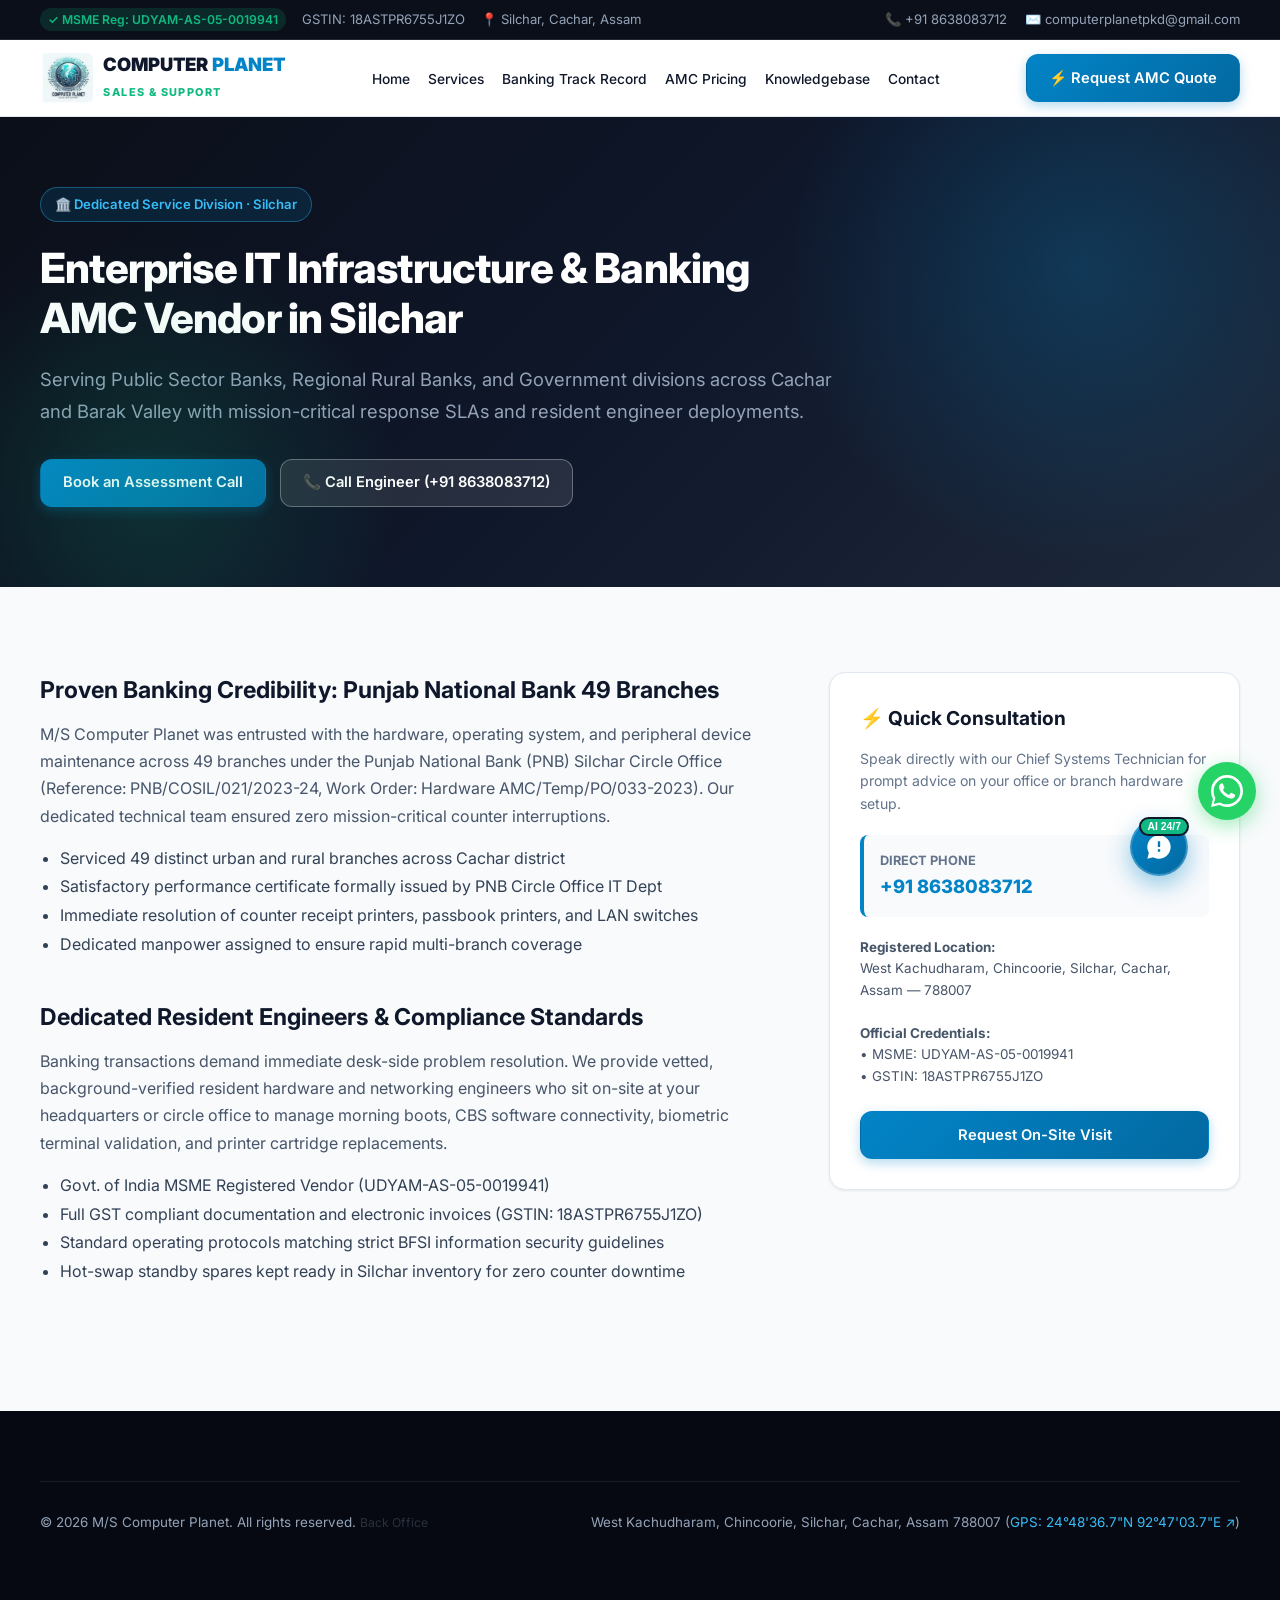
<file: banking-corporate-it-support-silchar/index.html>
<!DOCTYPE html>
<html lang="en">
<head>
  <meta charset="UTF-8">
  <meta name="viewport" content="width=device-width, initial-scale=1.0">
  <title>Banking & Corporate IT Support Services Silchar | M/S Computer Planet Silchar</title>
  <meta name="description" content="Proven IT maintenance vendor for Punjab National Bank (49 branches) and Assam Gramin Bikash Bank in Silchar Circle. High SLA, dedicated resident engineers & zero-downtime banking support.">
  <link rel="canonical" href="https://www.mscomputerplanet.com/banking-corporate-it-support-silchar/">
  <meta name="robots" content="index, follow">
  <link rel="icon" type="image/svg+xml" href="../favicon.svg">
  <link rel="stylesheet" href="../css/style.css">
  <link rel="preconnect" href="https://fonts.googleapis.com">
  <link rel="preconnect" href="https://fonts.gstatic.com" crossorigin>
  <link href="https://fonts.googleapis.com/css2?family=Inter:wght@400;500;600;700;800;900&display=swap" rel="stylesheet">
  <!-- Official Geo Location Metadata -->
  <meta name="geo.region" content="IN-AS">
  <meta name="geo.placename" content="Silchar, Cachar, Assam">
  <meta name="geo.position" content="24.810194;92.784361">
  <meta name="ICBM" content="24.810194, 92.784361">
  <link rel="stylesheet" href="../css/chatbot.css">
</head>
<body>
  <!-- Announcement -->
  <div class="top-bar">
    <div class="container">
      <div class="top-bar-meta">
        <span class="top-bar-badge">✓ MSME Reg: UDYAM-AS-05-0019941</span>
        <span>GSTIN: 18ASTPR6755J1ZO</span>
        <span>📍 Silchar, Cachar, Assam</span>
      </div>
      <div class="top-bar-contacts">
        <a href="tel:+918638083712">📞 +91 8638083712</a>
        <a href="mailto:computerplanetpkd@gmail.com">✉️ computerplanetpkd@gmail.com</a>
      </div>
    </div>
  </div>

  <!-- Header -->
  <header class="header">
    <div class="container nav-container">
      <a href="../index.html" class="brand-logo">
        <div style="display:flex; align-items:center; gap:10px;"><img src="../images/official-logo.png" alt="Computer Planet Official Logo" style="height:50px; width:auto; border-radius:6px;"><div><span style="font-weight:900; font-size:1.15rem; color:#0f172a; line-height:1.1;">COMPUTER <span style="color:#0284c7;">PLANET</span></span><br><span style="font-size:0.68rem; font-weight:800; color:#10b981; letter-spacing:1.4px;">SALES &amp; SUPPORT</span></div></div>
      </a>
      <nav>
        <ul class="nav-links">
          <li><a href="../index.html" class="nav-link">Home</a></li>
          <li><a href="../index.html#services" class="nav-link">Services</a></li>
          <li><a href="../index.html#track-record" class="nav-link">Banking Track Record</a></li>
          <li><a href="../index.html#pricing" class="nav-link">AMC Pricing</a></li>
          <li><a href="../blog/index.html" class="nav-link">Knowledgebase</a></li>
          <li><a href="../index.html#contact" class="nav-link">Contact</a></li>
        </ul>
      </nav>
      <div class="nav-actions">
        <a href="../index.html#quote-box" class="btn btn-primary">⚡ Request AMC Quote</a>
      </div>
    </div>
  </header>

  <!-- Page Header -->
  <section class="hero" style="padding: 70px 0 80px;">
    <div class="container">
      <div style="max-width: 800px;">
        <div class="hero-badge">🏛️ Dedicated Service Division · Silchar</div>
        <h1 style="font-size: 2.6rem;">Enterprise IT Infrastructure & Banking AMC Vendor in Silchar</h1>
        <p style="font-size: 1.15rem; color: #94a3b8; margin-top: 14px; line-height: 1.7;">Serving Public Sector Banks, Regional Rural Banks, and Government divisions across Cachar and Barak Valley with mission-critical response SLAs and resident engineer deployments.</p>
        <div style="display: flex; gap: 14px; margin-top: 24px;">
          <a href="../index.html#quote-box" class="btn btn-primary">Book an Assessment Call</a>
          <a href="tel:+918638083712" class="btn btn-outline-white">📞 Call Engineer (+91 8638083712)</a>
        </div>
      </div>
    </div>
  </section>

  <!-- Main Content & Sidebar -->
  <section class="section">
    <div class="container" style="display: grid; grid-template-columns: 1.8fr 1fr; gap: 50px;">
      <div>
        
      <div style="margin-bottom: 40px;">
        <h3 style="font-size: 1.45rem; color: #0f172a; margin-bottom: 12px;">Proven Banking Credibility: Punjab National Bank 49 Branches</h3>
        <p style="color: #475569; font-size: 1rem; line-height: 1.7; margin-bottom: 14px;">M/S Computer Planet was entrusted with the hardware, operating system, and peripheral device maintenance across 49 branches under the Punjab National Bank (PNB) Silchar Circle Office (Reference: PNB/COSIL/021/2023-24, Work Order: Hardware AMC/Temp/PO/033-2023). Our dedicated technical team ensured zero mission-critical counter interruptions.</p>
        <ul style="padding-left: 20px; color: #334155; line-height: 1.8;"><li>Serviced 49 distinct urban and rural branches across Cachar district</li><li>Satisfactory performance certificate formally issued by PNB Circle Office IT Dept</li><li>Immediate resolution of counter receipt printers, passbook printers, and LAN switches</li><li>Dedicated manpower assigned to ensure rapid multi-branch coverage</li></ul>
      </div>
    
      <div style="margin-bottom: 40px;">
        <h3 style="font-size: 1.45rem; color: #0f172a; margin-bottom: 12px;">Dedicated Resident Engineers & Compliance Standards</h3>
        <p style="color: #475569; font-size: 1rem; line-height: 1.7; margin-bottom: 14px;">Banking transactions demand immediate desk-side problem resolution. We provide vetted, background-verified resident hardware and networking engineers who sit on-site at your headquarters or circle office to manage morning boots, CBS software connectivity, biometric terminal validation, and printer cartridge replacements.</p>
        <ul style="padding-left: 20px; color: #334155; line-height: 1.8;"><li>Govt. of India MSME Registered Vendor (UDYAM-AS-05-0019941)</li><li>Full GST compliant documentation and electronic invoices (GSTIN: 18ASTPR6755J1ZO)</li><li>Standard operating protocols matching strict BFSI information security guidelines</li><li>Hot-swap standby spares kept ready in Silchar inventory for zero counter downtime</li></ul>
      </div>
    
      </div>

      <!-- Sidebar -->
      <div>
        <div style="background: #ffffff; border: 1px solid var(--light-border); border-radius: 16px; padding: 30px; box-shadow: var(--shadow-sm); position: sticky; top: 100px;">
          <h4 style="font-size: 1.2rem; margin-bottom: 14px; color: #0f172a;">⚡ Quick Consultation</h4>
          <p style="font-size: 0.88rem; color: #64748b; margin-bottom: 20px;">
            Speak directly with our Chief Systems Technician for prompt advice on your office or branch hardware setup.
          </p>
          <div style="background: #f8fafc; padding: 16px; border-radius: 8px; border-left: 4px solid var(--primary); margin-bottom: 20px;">
            <div style="font-size: 0.8rem; text-transform: uppercase; color: #64748b; font-weight: 700;">Direct Phone</div>
            <a href="tel:+918638083712" style="font-size: 1.15rem; font-weight: 800; color: var(--primary);">+91 8638083712</a>
          </div>
          <div style="font-size: 0.84rem; color: #475569; line-height: 1.6;">
            <strong>Registered Location:</strong><br>
            West Kachudharam, Chincoorie, Silchar, Cachar, Assam — 788007<br><br>
            <strong>Official Credentials:</strong><br>
            • MSME: UDYAM-AS-05-0019941<br>
            • GSTIN: 18ASTPR6755J1ZO
          </div>
          <a href="../index.html#quote-box" class="btn btn-primary" style="width: 100%; margin-top: 24px;">
            Request On-Site Visit
          </a>
        </div>
      </div>
    </div>
  </section>

  <!-- Footer -->
  <footer class="footer">
    <div class="container">
      <div class="footer-bottom">
        <p>© 2026 M/S Computer Planet. All rights reserved. <a href="../erp/" class="footer-back-office-link">Back Office</a></p>
        <span>West Kachudharam, Chincoorie, Silchar, Cachar, Assam 788007 (<a href="https://www.google.com/maps?q=24.810194,92.784361" target="_blank" rel="noopener noreferrer" style="color:#38bdf8; text-decoration:none;">GPS: 24°48'36.7"N 92°47'03.7"E ↗</a>)</span>
      </div>
    </div>
  </footer>

  <script src="../js/app.js"></script>

<!-- Floating WhatsApp Support Button (Number: 8638083712) -->
<a href="https://wa.me/918638083712?text=Hello%20Computer%20Planet%2C%20I%20need%20IT%20Hardware%20Support%20%2F%20AMC%20Quotation." class="fwa" target="_blank" rel="noopener noreferrer" title="Chat with us on WhatsApp (+91 8638083712)" aria-label="Chat with Computer Planet on WhatsApp">
  <svg viewBox="0 0 24 24"><path d="M17.472 14.382c-.297-.149-1.758-.867-2.03-.967-.273-.099-.471-.148-.67.15-.197.297-.767.966-.94 1.164-.173.199-.347.223-.644.075-.297-.15-1.255-.463-2.39-1.475-.883-.788-1.48-1.761-1.653-2.059-.173-.297-.018-.458.13-.606.134-.133.298-.347.446-.52.149-.174.198-.298.298-.497.099-.198.05-.371-.025-.52-.075-.149-.669-1.612-.916-2.207-.242-.579-.487-.5-.669-.51-.173-.008-.371-.01-.57-.01-.198 0-.52.074-.792.372-.272.297-1.04 1.016-1.04 2.479 0 1.462 1.065 2.875 1.213 3.074.149.198 2.096 3.2 5.077 4.487.709.306 1.262.489 1.694.625.712.227 1.36.195 1.871.118.571-.085 1.758-.719 2.006-1.413.248-.694.248-1.289.173-1.413-.074-.124-.272-.198-.57-.347zM12 0C5.373 0 0 5.373 0 12c0 2.095.542 4.066 1.49 5.782L0 24l6.378-1.459A11.955 11.955 0 0012 24c6.627 0 12-5.373 12-12S18.627 0 12 0zm0 22c-1.944 0-3.77-.528-5.33-1.445L2 21.795l1.283-4.563A9.937 9.937 0 012 12C2 6.477 6.477 2 12 2s10 4.477 10 10-4.477 10-10 10z"/></svg>
</a>

  <script src="../js/chatbot.js" defer></script>

  <!-- Mobile Sticky Bottom Bar -->
  <div class="mobile-sticky-bar">
    <div class="mobile-sticky-grid">
      <a href="tel:+918638083712" class="mobile-sticky-btn mobile-btn-call">📞 Call</a>
      <a href="https://wa.me/918638083712?text=Hello%20Computer%20Planet%2C%20inquiry%20from%20website." target="_blank" rel="noopener noreferrer" class="mobile-sticky-btn mobile-btn-wa">💬 WhatsApp</a>
      <a href="../index.html#quote-box" class="mobile-sticky-btn mobile-btn-trial">✨ Free Trial</a>
    </div>
  </div>
</body>
</html>
</file>
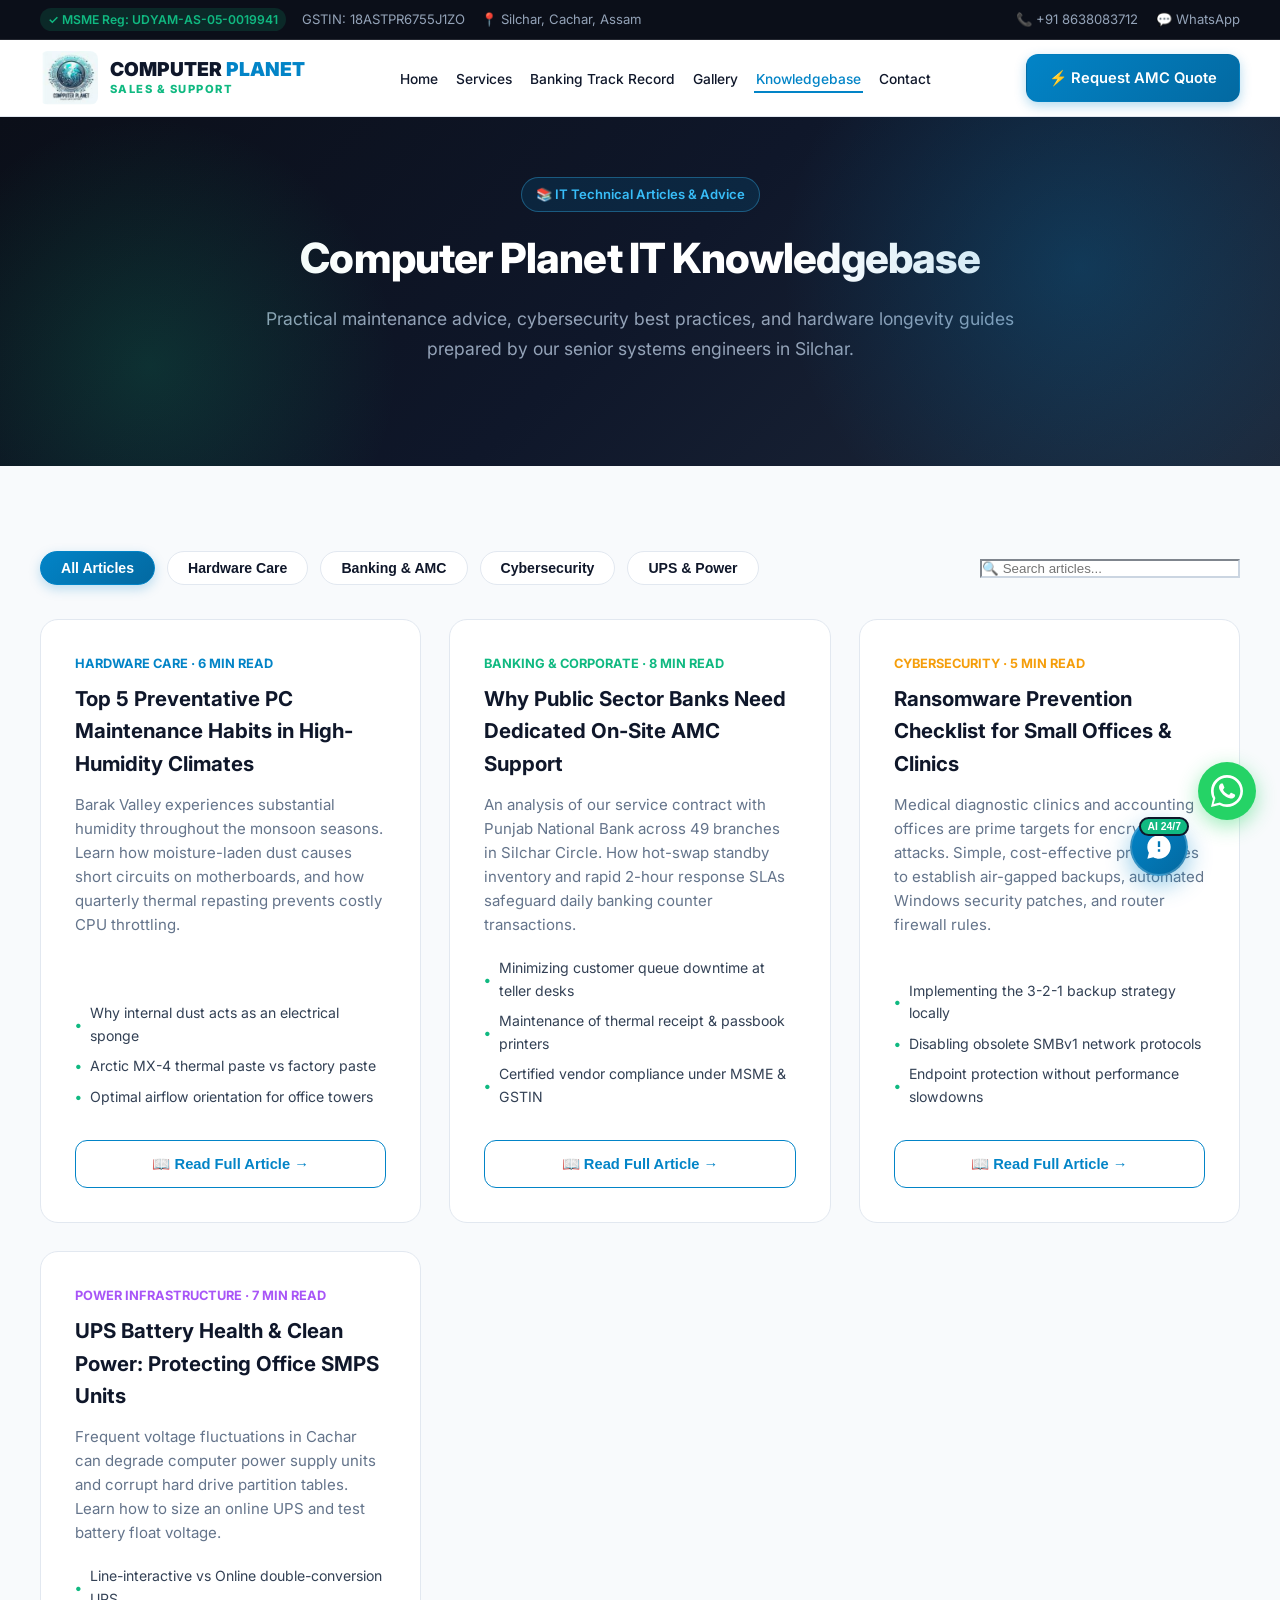
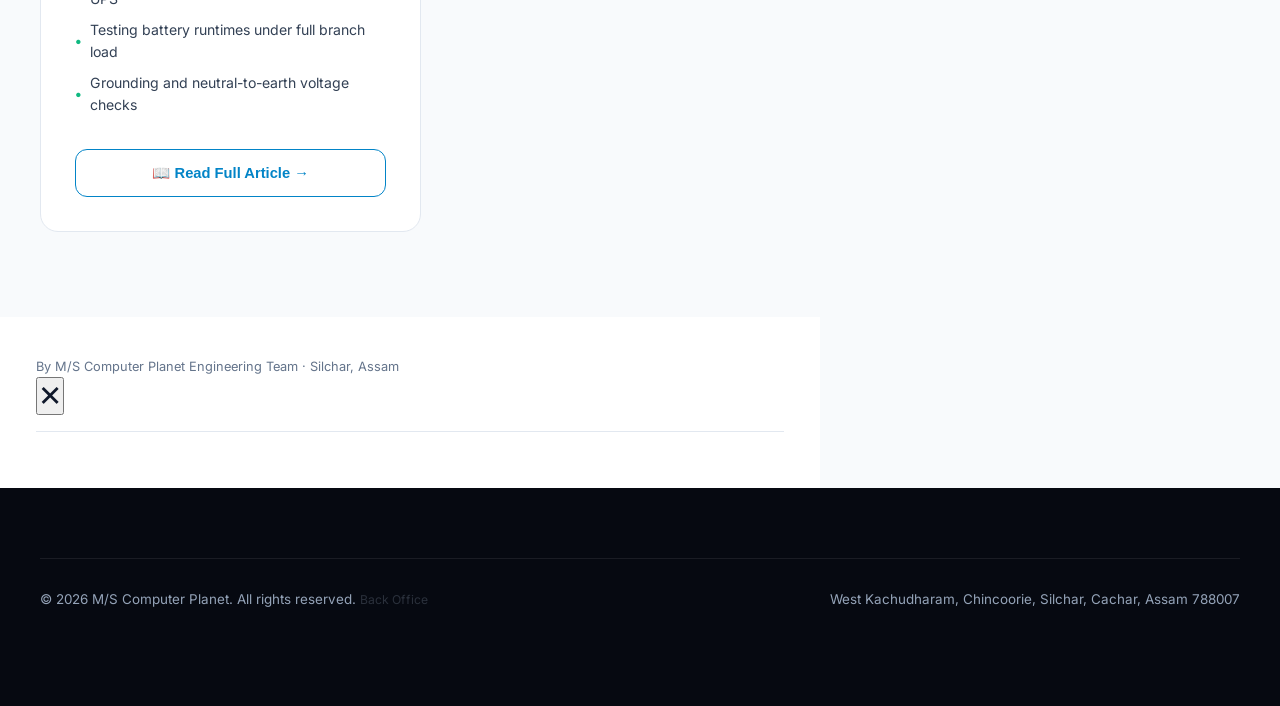
<file: blog/index.html>
<!DOCTYPE html>
<html lang="en">
<head>
  <meta charset="UTF-8">
  <meta name="viewport" content="width=device-width, initial-scale=1.0">
  <title>IT Knowledgebase &amp; Maintenance Insights | M/S Computer Planet Silchar</title>
  <meta name="description" content="Technical advice, computer maintenance tips, UPS care, and cybersecurity insights from Silchar's leading enterprise IT maintenance partner.">
  <link rel="canonical" href="https://www.mscomputerplanet.com/blog/">
  <meta name="robots" content="index, follow">
  <link rel="icon" type="image/png" sizes="32x32" href="../favicon-32x32.png">
  <link rel="apple-touch-icon" sizes="180x180" href="../apple-touch-icon.png">
  <link rel="stylesheet" href="../css/style.css">
  <link rel="stylesheet" href="../css/chatbot.css">
  <link rel="preconnect" href="https://fonts.googleapis.com">
  <link rel="preconnect" href="https://fonts.gstatic.com" crossorigin>
  <link href="https://fonts.googleapis.com/css2?family=Inter:wght@400;500;600;700;800;900&display=swap" rel="stylesheet">
</head>
<body>
  <!-- Top Bar -->
  <div class="top-bar">
    <div class="container">
      <div class="top-bar-meta">
        <span class="top-bar-badge">✓ MSME Reg: UDYAM-AS-05-0019941</span>
        <span>GSTIN: 18ASTPR6755J1ZO</span>
        <span>📍 Silchar, Cachar, Assam</span>
      </div>
      <div class="top-bar-contacts">
        <a href="tel:+918638083712">📞 +91 8638083712</a>
        <a href="https://wa.me/918638083712" target="_blank">💬 WhatsApp</a>
      </div>
    </div>
  </div>

  <!-- Header -->
  <header class="header">
    <div class="container nav-container">
      <a href="../index.html" class="brand-logo">
        <img src="../images/official-logo.png" alt="M/S Computer Planet Official Logo" style="height:54px; width:auto; border-radius:8px;">
        <div style="display:flex; flex-direction:column; justify-content:center;">
          <span style="font-weight:900; font-size:1.2rem; color:#0f172a; line-height:1.15;">COMPUTER <span style="color:#0284c7;">PLANET</span></span>
          <span style="font-size:0.7rem; font-weight:800; color:#10b981; letter-spacing:1.5px;">SALES &amp; SUPPORT</span>
        </div>
      </a>
      <nav>
        <ul class="nav-links">
          <li><a href="../index.html" class="nav-link">Home</a></li>
          <li><a href="../index.html#services" class="nav-link">Services</a></li>
          <li><a href="../index.html#track-record" class="nav-link">Banking Track Record</a></li>
          <li><a href="../gallery/index.html" class="nav-link">Gallery</a></li>
          <li><a href="index.html" class="nav-link active">Knowledgebase</a></li>
          <li><a href="../index.html#contact" class="nav-link">Contact</a></li>
        </ul>
      </nav>
      <div class="nav-actions">
        <a href="../index.html#quote-box" class="btn btn-primary">⚡ Request AMC Quote</a>
      </div>
    </div>
  </header>

  <!-- Hero -->
  <section class="hero" style="padding: 60px 0 70px;">
    <div class="container" style="text-align: center; max-width: 820px;">
      <div class="hero-badge">📚 IT Technical Articles &amp; Advice</div>
      <h1 style="font-size: 2.6rem;">Computer Planet IT Knowledgebase</h1>
      <p style="color:#94a3b8; font-size:1.1rem; margin-top:12px;">
        Practical maintenance advice, cybersecurity best practices, and hardware longevity guides prepared by our senior systems engineers in Silchar.
      </p>
    </div>
  </section>

  <!-- Articles & Search Filter Section -->
  <section class="section">
    <div class="container">
      <!-- Search & Filters -->
      <div style="display:flex; justify-content:space-between; align-items:center; flex-wrap:wrap; gap:16px; margin-bottom:34px;">
        <div class="gallery-filters" style="margin-bottom:0;">
          <button type="button" class="gallery-filter-btn active" data-filter="all">All Articles</button>
          <button type="button" class="gallery-filter-btn" data-filter="hardware">Hardware Care</button>
          <button type="button" class="gallery-filter-btn" data-filter="banking">Banking &amp; AMC</button>
          <button type="button" class="gallery-filter-btn" data-filter="security">Cybersecurity</button>
          <button type="button" class="gallery-filter-btn" data-filter="power">UPS &amp; Power</button>
        </div>
        <input type="text" id="blogSearch" placeholder="🔍 Search articles..." class="erp-search-input" style="background:#ffffff; color:#0f172a; border-color:#cbd5e1; width:260px;">
      </div>

      <div class="services-grid" id="blogArticlesGrid" style="grid-template-columns: repeat(auto-fit, minmax(340px, 1fr));">
        
        <!-- Article 1 -->
        <article class="service-card blog-post" data-category="hardware" data-title="Top 5 Preventative PC Maintenance Habits in High-Humidity Climates" data-readtime="6 Min Read" data-tag="Hardware Care">
          <div style="font-size:0.8rem; font-weight:700; color:var(--primary); text-transform:uppercase; margin-bottom:8px;">
            Hardware Care · 6 Min Read
          </div>
          <h3>Top 5 Preventative PC Maintenance Habits in High-Humidity Climates</h3>
          <p>
            Barak Valley experiences substantial humidity throughout the monsoon seasons. Learn how moisture-laden dust causes short circuits on motherboards, and how quarterly thermal repasting prevents costly CPU throttling.
          </p>
          <ul class="service-features">
            <li><span>•</span> Why internal dust acts as an electrical sponge</li>
            <li><span>•</span> Arctic MX-4 thermal paste vs factory paste</li>
            <li><span>•</span> Optimal airflow orientation for office towers</li>
          </ul>
          <button type="button" class="btn btn-outline" onclick="openArticleModal(1)" style="margin-top:auto;">
            📖 Read Full Article &rarr;
          </button>
        </article>

        <!-- Article 2 -->
        <article class="service-card blog-post" data-category="banking" data-title="Why Public Sector Banks Need Dedicated On-Site AMC Support" data-readtime="8 Min Read" data-tag="Banking & AMC">
          <div style="font-size:0.8rem; font-weight:700; color:var(--accent); text-transform:uppercase; margin-bottom:8px;">
            Banking &amp; Corporate · 8 Min Read
          </div>
          <h3>Why Public Sector Banks Need Dedicated On-Site AMC Support</h3>
          <p>
            An analysis of our service contract with Punjab National Bank across 49 branches in Silchar Circle. How hot-swap standby inventory and rapid 2-hour response SLAs safeguard daily banking counter transactions.
          </p>
          <ul class="service-features">
            <li><span>•</span> Minimizing customer queue downtime at teller desks</li>
            <li><span>•</span> Maintenance of thermal receipt &amp; passbook printers</li>
            <li><span>•</span> Certified vendor compliance under MSME &amp; GSTIN</li>
          </ul>
          <button type="button" class="btn btn-outline" onclick="openArticleModal(2)" style="margin-top:auto;">
            📖 Read Full Article &rarr;
          </button>
        </article>

        <!-- Article 3 -->
        <article class="service-card blog-post" data-category="security" data-title="Ransomware Prevention Checklist for Small Offices & Clinics" data-readtime="5 Min Read" data-tag="Cybersecurity">
          <div style="font-size:0.8rem; font-weight:700; color:#f59e0b; text-transform:uppercase; margin-bottom:8px;">
            Cybersecurity · 5 Min Read
          </div>
          <h3>Ransomware Prevention Checklist for Small Offices &amp; Clinics</h3>
          <p>
            Medical diagnostic clinics and accounting offices are prime targets for encryption attacks. Simple, cost-effective procedures to establish air-gapped backups, automated Windows security patches, and router firewall rules.
          </p>
          <ul class="service-features">
            <li><span>•</span> Implementing the 3-2-1 backup strategy locally</li>
            <li><span>•</span> Disabling obsolete SMBv1 network protocols</li>
            <li><span>•</span> Endpoint protection without performance slowdowns</li>
          </ul>
          <button type="button" class="btn btn-outline" onclick="openArticleModal(3)" style="margin-top:auto;">
            📖 Read Full Article &rarr;
          </button>
        </article>

        <!-- Article 4 -->
        <article class="service-card blog-post" data-category="power" data-title="UPS Battery Health & Clean Power: Protecting Office SMPS Units" data-readtime="7 Min Read" data-tag="Power & UPS">
          <div style="font-size:0.8rem; font-weight:700; color:#a855f7; text-transform:uppercase; margin-bottom:8px;">
            Power Infrastructure · 7 Min Read
          </div>
          <h3>UPS Battery Health &amp; Clean Power: Protecting Office SMPS Units</h3>
          <p>
            Frequent voltage fluctuations in Cachar can degrade computer power supply units and corrupt hard drive partition tables. Learn how to size an online UPS and test battery float voltage.
          </p>
          <ul class="service-features">
            <li><span>•</span> Line-interactive vs Online double-conversion UPS</li>
            <li><span>•</span> Testing battery runtimes under full branch load</li>
            <li><span>•</span> Grounding and neutral-to-earth voltage checks</li>
          </ul>
          <button type="button" class="btn btn-outline" onclick="openArticleModal(4)" style="margin-top:auto;">
            📖 Read Full Article &rarr;
          </button>
        </article>

      </div>
    </div>
  </section>

  <!-- Full Article Reader Modal -->
  <div class="modal-overlay" id="articleReaderModal">
    <div class="modal-content" style="max-width: 820px; background:#ffffff; color:#0f172a; padding:36px;">
      <div class="modal-header" style="border-bottom:1px solid #e2e8f0; padding-bottom:16px;">
        <div>
          <span id="modalArticleTag" style="font-size:0.75rem; font-weight:800; color:var(--primary); text-transform:uppercase; letter-spacing:1px;"></span>
          <h3 id="modalArticleTitle" style="font-size:1.6rem; color:#0f172a; margin-top:4px;"></h3>
          <div style="font-size:0.8rem; color:#64748b; margin-top:4px;">By M/S Computer Planet Engineering Team · Silchar, Assam</div>
        </div>
        <button type="button" class="modal-close-btn" onclick="closeArticleModal()" style="color:#0f172a; font-size:1.8rem;">✕</button>
      </div>
      <div id="modalArticleBody" style="font-size:1rem; line-height:1.75; color:#334155; padding-top:20px;">
        <!-- Injected dynamically -->
      </div>
    </div>
  </div>

  <!-- Footer -->
  <footer class="footer">
    <div class="container">
      <div class="footer-bottom">
        <p>© 2026 M/S Computer Planet. All rights reserved. <a href="../erp/" class="footer-back-office-link">Back Office</a></p>
        <span>West Kachudharam, Chincoorie, Silchar, Cachar, Assam 788007</span>
      </div>
    </div>
  </footer>

  <!-- Floating WhatsApp -->
  <a href="https://wa.me/918638083712?text=Hello%20Computer%20Planet%2C%20I%20have%20an%20IT%20question." class="fwa" target="_blank" rel="noopener noreferrer" title="Chat on WhatsApp">
    <svg viewBox="0 0 24 24"><path d="M17.472 14.382c-.297-.149-1.758-.867-2.03-.967-.273-.099-.471-.148-.67.15-.197.297-.767.966-.94 1.164-.173.199-.347.223-.644.075-.297-.15-1.255-.463-2.39-1.475-.883-.788-1.48-1.761-1.653-2.059-.173-.297-.018-.458.13-.606.134-.133.298-.347.446-.52.149-.174.198-.298.298-.497.099-.198.05-.371-.025-.52-.075-.149-.669-1.612-.916-2.207-.242-.579-.487-.5-.669-.51-.173-.008-.371-.01-.57-.01-.198 0-.52.074-.792.372-.272.297-1.04 1.016-1.04 2.479 0 1.462 1.065 2.875 1.213 3.074.149.198 2.096 3.2 5.077 4.487.709.306 1.262.489 1.694.625.712.227 1.36.195 1.871.118.571-.085 1.758-.719 2.006-1.413.248-.694.248-1.289.173-1.413-.074-.124-.272-.198-.57-.347zM12 0C5.373 0 0 5.373 0 12c0 2.095.542 4.066 1.49 5.782L0 24l6.378-1.459A11.955 11.955 0 0012 24c6.627 0 12-5.373 12-12S18.627 0 12 0zm0 22c-1.944 0-3.77-.528-5.33-1.445L2 21.795l1.283-4.563A9.937 9.937 0 012 12C2 6.477 6.477 2 12 2s10 4.477 10 10-4.477 10-10 10z"/></svg>
  </a>

  <!-- Article Data & Interactive Reader Script -->
  <script>
    const ARTICLES = {
      1: {
        tag: 'Hardware Care · 6 Min Read',
        title: 'Top 5 Preventative PC Maintenance Habits in High-Humidity Climates',
        body: `
          <p>In humid subtropical environments like Barak Valley and southern Assam, seasonal rainfall and humidity frequently exceed 85%. While modern electronic components are resilient, prolonged exposure to damp air coupled with atmospheric dust particles poses severe risks to office computer hardware.</p>
          <h4 style="margin:20px 0 10px; color:#0f172a;">1. The Dust-Moisture Short Circuit Risk</h4>
          <p>Airborne dust particles that settle inside a computer chassis are typically harmless when dry. However, in high humidity, dust acts as a hygroscopic sponge, absorbing moisture from the air and forming a conductive film across motherboard micro-traces. This creates intermittent short circuits, unexpected random restarts, and can lead to permanent silicon burnout.</p>
          <h4 style="margin:20px 0 10px; color:#0f172a;">2. Why Thermal Repasting is Vital</h4>
          <p>Factory-applied thermal grease dries out and crusts after 12 to 18 months of intensive office use. When thermal conductivity drops, processor temperatures skyrocket past 80°C, causing aggressive CPU throttling and sluggish system performance. At Computer Planet, we use premium non-conductive Arctic MX-4 thermal compound during our quarterly preventative AMC visits, maintaining optimal heat transfer for years.</p>
          <h4 style="margin:20px 0 10px; color:#0f172a;">3. Quarterly De-Dusting & Fan Bearing Lubrication</h4>
          <p>Using pressurized, moisture-filtered air guns, all internal heat exchangers, GPU fans, and power supply intakes must be thoroughly blown clean every 90 days. Fan bearings should be checked for wobble to avoid sudden cooling failures.</p>
        `
      },
      2: {
        tag: 'Banking & AMC · 8 Min Read',
        title: 'Why Public Sector Banks Need Dedicated On-Site AMC Support',
        body: `
          <p>Commercial and Public Sector Bank branches operate under extreme operational pressure. A single disabled counter passbook printer or a crashed Core Banking Solution (CBS) workstation creates immediate public customer queues, delays clearing schedules, and results in compliance escalations.</p>
          <h4 style="margin:20px 0 10px; color:#0f172a;">The 49 Branches Punjab National Bank Experience</h4>
          <p>During our tenure maintaining 49 branches across the Punjab National Bank Silchar Circle (Ref: PNB/COSIL/021/2023-24), our team handled counter dot-matrix printers, passbook printers, document scanners, dual-monitor tellers, and LAN switches. Having dedicated engineers stationed in Silchar allowed us to fulfill emergency 2-hour SLAs, ensuring zero mission-critical downtime.</p>
          <h4 style="margin:20px 0 10px; color:#0f172a;">The Role of Hot-Swap Standby Inventory</h4>
          <p>Ad-hoc repairs often take 3 to 5 days while waiting for replacement parts. Under an Enterprise AMC, Computer Planet maintains an active hot-swap pool in our Silchar warehouse. If a branch SMPS burns out or a motherboard fails, a replacement unit is installed immediately on-site while the damaged unit undergoes lab diagnostics.</p>
        `
      },
      3: {
        tag: 'Cybersecurity · 5 Min Read',
        title: 'Ransomware Prevention Checklist for Small Offices & Clinics',
        body: `
          <p>Small accounting firms, retail establishments, and pathology clinics are increasingly targeted by automated ransomware scripts. Unlike large corporations with multi-million dollar defense budgets, smaller setups often run unpatched operating systems and lack automated offline backups.</p>
          <h4 style="margin:20px 0 10px; color:#0f172a;">1. Implementing the 3-2-1 Backup Strategy</h4>
          <p>Keep at least 3 copies of vital data, on 2 different types of storage media, with 1 copy stored physically off-site or on an air-gapped external drive that is unplugged when not actively backing up.</p>
          <h4 style="margin:20px 0 10px; color:#0f172a;">2. Disabling Legacy Protocols (SMBv1)</h4>
          <p>WannaCry and related worm strains propagate across local networks using obsolete SMBv1 file-sharing protocols. Disabling SMBv1 across Windows workstations immediately closes the door on lateral network infections.</p>
        `
      },
      4: {
        tag: 'Power & UPS · 7 Min Read',
        title: 'UPS Battery Health & Clean Power: Protecting Office SMPS Units',
        body: `
          <p>Barak Valley frequently experiences voltage surges, brownouts, and neutral-to-ground potential spikes. A poor power supply kills more hard drives and motherboards in Silchar than software viruses.</p>
          <h4 style="margin:20px 0 10px; color:#0f172a;">Line-Interactive vs Online Double-Conversion UPS</h4>
          <p>Standard home UPS systems (line-interactive) take 8 to 15 milliseconds to switch over to battery power during a blackout. While modern desktop computers can tolerate brief switch times, sensitive banking routers and storage servers require true Online Double-Conversion UPS systems, which provide zero-millisecond transfer time and perfectly clean pure-sine-wave electricity.</p>
          <h4 style="margin:20px 0 10px; color:#0f172a;">Float Voltage & Battery Impedance Checks</h4>
          <p>Lead-acid and SMF batteries degrade silently over 2 to 3 years. Regular impedance testing during AMC visits identifies dying cells before they fail during an actual power cut.</p>
        `
      }
    };

    function openArticleModal(id) {
      const art = ARTICLES[id];
      if (!art) return;
      document.getElementById('modalArticleTag').textContent = art.tag;
      document.getElementById('modalArticleTitle').textContent = art.title;
      document.getElementById('modalArticleBody').innerHTML = art.body;
      document.getElementById('articleReaderModal').classList.add('active');
      document.body.style.overflow = 'hidden';
    }

    function closeArticleModal() {
      document.getElementById('articleReaderModal').classList.remove('active');
      document.body.style.overflow = '';
    }

    // Filter & Search Logic
    const filterBtns = document.querySelectorAll('.gallery-filter-btn');
    const posts = document.querySelectorAll('.blog-post');
    const searchInput = document.getElementById('blogSearch');

    filterBtns.forEach(btn => {
      btn.addEventListener('click', () => {
        filterBtns.forEach(b => b.classList.remove('active'));
        btn.classList.add('active');
        applyFilters();
      });
    });

    searchInput?.addEventListener('input', applyFilters);

    function applyFilters() {
      const activeFilter = document.querySelector('.gallery-filter-btn.active')?.getAttribute('data-filter') || 'all';
      const searchVal = searchInput?.value.toLowerCase() || '';

      posts.forEach(post => {
        const cat = post.getAttribute('data-category');
        const title = post.getAttribute('data-title').toLowerCase();
        const matchesCat = activeFilter === 'all' || cat === activeFilter;
        const matchesSearch = title.includes(searchVal);

        post.style.display = (matchesCat && matchesSearch) ? 'flex' : 'none';
      });
    }
  </script>

  <!-- AI Chatbot Engine -->
  <script src="../js/chatbot.js" defer></script>

  <!-- Mobile Sticky Bottom Bar -->
  <div class="mobile-sticky-bar">
    <div class="mobile-sticky-grid">
      <a href="tel:+918638083712" class="mobile-sticky-btn mobile-btn-call">📞 Call</a>
      <a href="https://wa.me/918638083712?text=Hello%20Computer%20Planet%2C%20inquiry%20from%20website." target="_blank" rel="noopener noreferrer" class="mobile-sticky-btn mobile-btn-wa">💬 WhatsApp</a>
      <a href="../index.html#quote-box" class="mobile-sticky-btn mobile-btn-trial">✨ Free Trial</a>
    </div>
  </div>
</body>
</html>
</file>
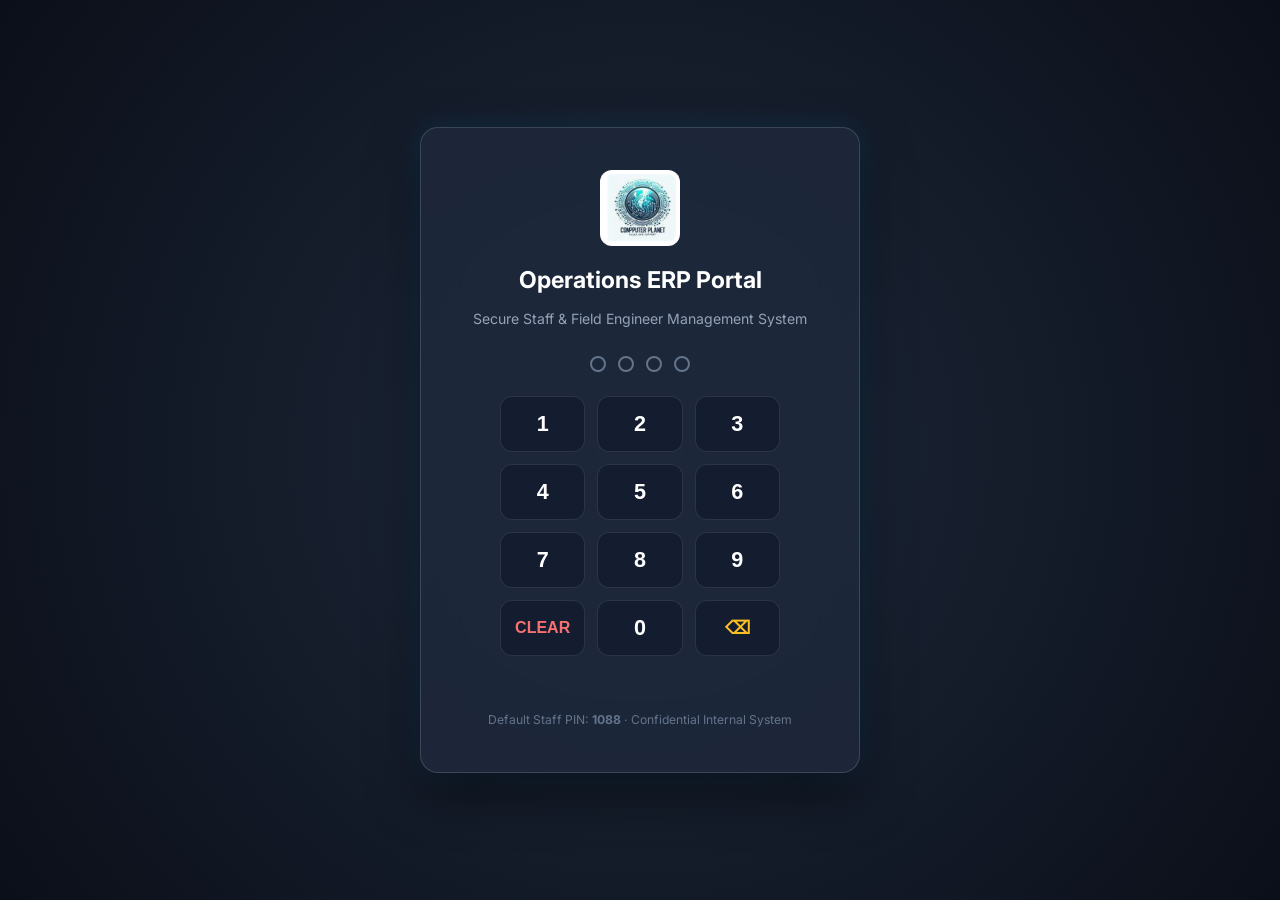
<file: erp/index.html>
<!DOCTYPE html>
<html lang="en">
<head>
  <meta charset="UTF-8">
  <meta name="viewport" content="width=device-width, initial-scale=1.0">
  <title>M/S Computer Planet · Operations ERP &amp; Back-Office System</title>
  <meta name="robots" content="noindex, nofollow">
  <link rel="icon" type="image/svg+xml" href="/favicon.svg">

  <!-- Google Fonts -->
  <link rel="preconnect" href="https://fonts.googleapis.com">
  <link rel="preconnect" href="https://fonts.gstatic.com" crossorigin>
  <link href="https://fonts.googleapis.com/css2?family=Inter:wght@400;500;600;700;800;900&display=swap" rel="stylesheet">

  <!-- Stylesheets -->
  <link rel="stylesheet" href="/css/style.css">
  <link rel="stylesheet" href="/css/erp.css">
</head>
<body class="erp-body">

  <!-- ================= PIN AUTHENTICATION GATE ================= -->
  <div class="erp-gate-overlay" id="erpLoginGate">
    <div class="erp-gate-box">
      <img src="/images/official-logo.png" alt="Computer Planet Official Logo" class="erp-gate-logo" style="height:76px; background:#ffffff; padding:4px; border-radius:12px; margin-bottom:16px;">
      <h2>Operations ERP Portal</h2>
      <p class="subtitle">Secure Staff &amp; Field Engineer Management System</p>

      <div class="pin-display">
        <div class="pin-dot"></div>
        <div class="pin-dot"></div>
        <div class="pin-dot"></div>
        <div class="pin-dot"></div>
      </div>

      <div class="numpad-grid">
        <button type="button" class="numpad-btn" data-val="1">1</button>
        <button type="button" class="numpad-btn" data-val="2">2</button>
        <button type="button" class="numpad-btn" data-val="3">3</button>
        <button type="button" class="numpad-btn" data-val="4">4</button>
        <button type="button" class="numpad-btn" data-val="5">5</button>
        <button type="button" class="numpad-btn" data-val="6">6</button>
        <button type="button" class="numpad-btn" data-val="7">7</button>
        <button type="button" class="numpad-btn" data-val="8">8</button>
        <button type="button" class="numpad-btn" data-val="9">9</button>
        <button type="button" class="numpad-btn" data-val="clear" style="font-size:1rem; color:#f87171;">CLEAR</button>
        <button type="button" class="numpad-btn" data-val="0">0</button>
        <button type="button" class="numpad-btn" data-val="back" style="font-size:1.1rem; color:#fbbf24;">⌫</button>
      </div>

      <div class="gate-error-msg" id="gateErrorMsg"></div>
      <p style="font-size: 0.76rem; color: #64748b; margin-top: 14px;">
        Default Staff PIN: <strong>1088</strong> · Confidential Internal System
      </p>
    </div>
  </div>

  <!-- ================= MAIN ERP DASHBOARD APPLICATION ================= -->
  <div id="erpApp" style="display: none; width: 100%;">
    <!-- Top Header -->
    <header class="erp-header">
      <div class="erp-brand">
        <img src="/images/official-logo.png" alt="Computer Planet Official Logo" style="height:46px; background:#ffffff; padding:2px; border-radius:8px;">
        <div>
          <div class="erp-brand-title">M/S COMPUTER PLANET</div>
          <div style="font-size:0.75rem; color:var(--erp-muted);">
            Operations Control · West Kachudharam, Silchar
          </div>
        </div>
        <span class="erp-brand-badge">MSME Verified</span>
      </div>

      <div class="erp-user-actions">
        <a href="/leads-admin.html" class="erp-btn erp-btn-primary" style="text-decoration:none;">
          📥 Service Leads CRM
        </a>
        <a href="/" class="erp-btn" style="background:rgba(255,255,255,0.08); color:#f8fafc; text-decoration:none;" target="_blank">
          🌐 Public Site ↗
        </a>
        <button type="button" class="erp-btn erp-btn-lock" id="btnLockSession">
          🔒 Lock Session
        </button>
      </div>
    </header>

    <div class="erp-container">
      <!-- KPI Metric Ribbon -->
      <div class="kpi-grid">
        <div class="kpi-card">
          <div class="kpi-icon blue">🏛️</div>
          <div>
            <div class="kpi-label">Active AMC Clients</div>
            <div class="kpi-val" id="kpiActiveClients">4 (422 Nodes)</div>
          </div>
        </div>

        <div class="kpi-card">
          <div class="kpi-icon yellow">📦</div>
          <div>
            <div class="kpi-label">Inventory Spares Value</div>
            <div class="kpi-val" id="kpiInventoryVal">₹2,84,500</div>
          </div>
        </div>

        <div class="kpi-card">
          <div class="kpi-icon green">💰</div>
          <div>
            <div class="kpi-label">Net Operating Balance</div>
            <div class="kpi-val" id="kpiNetProfit">₹1,02,850</div>
          </div>
        </div>

        <div class="kpi-card">
          <div class="kpi-icon purple">👷</div>
          <div>
            <div class="kpi-label">Field Technicians</div>
            <div class="kpi-val" id="kpiTechnicians">4 Engineers</div>
          </div>
        </div>
      
        <div class="kpi-card">
          <div class="kpi-icon red" style="background:rgba(239,68,68,0.15); color:#f87171;">🚨</div>
          <div>
            <div class="kpi-label">Active Breakdown SLA</div>
            <div class="kpi-val" id="kpiOpenComplaints" style="color:#f87171;">2 Pending</div>
          </div>
        </div>

      </div>

      <!-- Module Tabs -->
      <div class="module-tabs">
        <button type="button" class="module-tab-btn active" data-target="panelClients">
          🏛️ Clients &amp; AMC Contracts
        </button>
        <button type="button" class="module-tab-btn" data-target="panelInventory">
          📦 Spare Parts &amp; Assets
        </button>
        <button type="button" class="module-tab-btn" data-target="panelHRMS">
          👷 HRMS &amp; Field Engineers
        </button>
        <button type="button" class="module-tab-btn" data-target="panelLedger">
          📑 Financial Ledger &amp; Billing
        </button>
        <button type="button" class="module-tab-btn" data-target="panelPackages">
          🏷️ AMC Rate Packages
        </button>
        <button type="button" class="module-tab-btn" data-target="panelComplaints">
          🚨 Complaints &amp; Service Log
        </button>
        <button type="button" class="module-tab-btn" data-target="panelBackup">
          💾 Data Backup / Restore
        </button>
      </div>

      <!-- ================= 1. CLIENTS & AMC PANEL ================= -->
      <div class="module-panel active" id="panelClients">
        <div class="panel-header-row">
          <div class="panel-title-area">
            <h3>Clientele &amp; Annual Maintenance Contracts</h3>
            <p>Track banking branches, government entities, renewal deadlines, and service logs.</p>
          </div>
          <div class="panel-controls">
            <input type="text" id="clientSearchInput" class="erp-search-input" placeholder="Search Client / Work Order...">
            <button type="button" class="erp-btn erp-btn-primary" onclick="openModal('modalAddClient')">
              ➕ Add AMC Client
            </button>
          </div>
        </div>

        <div class="data-table-wrapper">
          <table class="data-table">
            <thead>
              <tr>
                <th>Client Name &amp; Work Order Ref</th>
                <th>Coverage Scope</th>
                <th>Status</th>
                <th>Expiry Date</th>
                <th>Annual Contract Value</th>
                <th>Actions</th>
              </tr>
            </thead>
            <tbody id="clientsTableBody">
              <!-- Rendered dynamically by erp.js -->
            </tbody>
          </table>
        </div>
      </div>

      <!-- ================= 2. INVENTORY PANEL ================= -->
      <div class="module-panel" id="panelInventory">
        <div class="panel-header-row">
          <div class="panel-title-area">
            <h3>Hardware Assets &amp; Spare Parts Inventory</h3>
            <p>Maintain critical replacement stock: SSDs, RAM, SMPS, networking switches, and cables.</p>
          </div>
          <div class="panel-controls">
            <input type="text" id="inventorySearchInput" class="erp-search-input" placeholder="Search Part / Category...">
            <button type="button" class="erp-btn erp-btn-primary" onclick="openModal('modalAddInventory')">
              ➕ Add Spare Part
            </button>
          </div>
        </div>

        <div class="data-table-wrapper">
          <table class="data-table">
            <thead>
              <tr>
                <th>Item &amp; Category</th>
                <th>In Stock (Units)</th>
                <th>Cost Price</th>
                <th>Selling / Billing Price</th>
                <th>Stock Adjustment</th>
              </tr>
            </thead>
            <tbody id="inventoryTableBody">
              <!-- Rendered dynamically by erp.js -->
            </tbody>
          </table>
        </div>
      </div>

      <!-- ================= 3. HRMS & FIELD ENGINEERS PANEL ================= -->
      <div class="module-panel" id="panelHRMS">
        <div class="panel-header-row">
          <div class="panel-title-area">
            <h3>HRMS &amp; Field Technician Directory</h3>
            <p>Track resident banking engineers, mobile technicians, designations, and territory assignments.</p>
          </div>
          <div class="panel-controls">
            <button type="button" class="erp-btn erp-btn-primary" onclick="openModal('modalAddEmployee')">
              ➕ Add Technician
            </button>
          </div>
        </div>

        <div class="data-table-wrapper">
          <table class="data-table">
            <thead>
              <tr>
                <th>Technician Name &amp; Designation</th>
                <th>Contact Phone</th>
                <th>Assigned Bank / Region</th>
                <th>Duty Status</th>
                <th>Monthly Compensation</th>
                <th>Actions</th>
              </tr>
            </thead>
            <tbody id="hrmsTableBody">
              <!-- Rendered dynamically by erp.js -->
            </tbody>
          </table>
        </div>
      </div>

      <!-- ================= 4. FINANCIAL LEDGER PANEL ================= -->
      <div class="module-panel" id="panelLedger">
        <div class="panel-header-row">
          <div class="panel-title-area">
            <h3>Financial Ledger &amp; Cashflow Ledger</h3>
            <p>Track AMC billing receipts, spare parts sales, transit allowances, and operating costs.</p>
          </div>
          <div class="panel-controls">
            <button type="button" class="erp-btn erp-btn-primary" onclick="openModal('modalAddLedger')">
              ➕ Add Transaction
            </button>
          </div>
        </div>

        <div class="data-table-wrapper">
          <table class="data-table">
            <thead>
              <tr>
                <th>Date</th>
                <th>Type</th>
                <th>Transaction Description</th>
                <th>Amount (₹)</th>
                <th>Actions</th>
              </tr>
            </thead>
            <tbody id="ledgerTableBody">
              <!-- Rendered dynamically by erp.js -->
            </tbody>
          </table>
        </div>
      </div>

      <!-- ================= 5. AMC PACKAGES PANEL ================= -->
      <div class="module-panel" id="panelPackages">
        <div class="panel-header-row">
          <div class="panel-title-area">
            <h3>AMC Rate Card &amp; Service Package Catalog</h3>
            <p>Configure official pricing tiers, SLA turnarounds, and preventive maintenance scopes.</p>
          </div>
          <div class="panel-controls">
            <button type="button" class="erp-btn erp-btn-primary" onclick="openModal('modalAddPackage')">
              ➕ Add New Package
            </button>
          </div>
        </div>

        <div class="data-table-wrapper">
          <table class="data-table">
            <thead>
              <tr>
                <th>Package Name</th>
                <th>Tier</th>
                <th>Annual Base Rate</th>
                <th>Included Features &amp; SLA</th>
                <th>Actions</th>
              </tr>
            </thead>
            <tbody id="packagesTableBody">
              <!-- Rendered dynamically by erp.js -->
            </tbody>
          </table>
        </div>
      </div>

      
      <!-- ================= 6. CLIENT COMPLAINTS & BREAKDOWN LOG PANEL ================= -->
      <div class="module-panel" id="panelComplaints">
        <div class="panel-header-row">
          <div class="panel-title-area">
            <h3>Client Complaint &amp; Breakdown Log System</h3>
            <p>Live tracking of hardware breakdown tickets, banking SLA escalations, and engineer dispatch.</p>
          </div>
          <div class="panel-controls">
            <input type="text" id="complaintSearchInput" class="erp-search-input" placeholder="Search Ticket / Client / Issue..." oninput="window.erp.renderComplaints(this.value)">
            <select id="complaintPriorityFilter" class="erp-search-input" style="width:140px; background:#1e293b;" onchange="window.erp.renderComplaints()">
              <option value="All">All Priorities</option>
              <option value="Emergency">Emergency</option>
              <option value="High">High</option>
              <option value="Normal">Normal</option>
            </select>
            <select id="complaintStatusFilter" class="erp-search-input" style="width:130px; background:#1e293b;" onchange="window.erp.renderComplaints()">
              <option value="All">All Statuses</option>
              <option value="Open">Open</option>
              <option value="Dispatched">Dispatched</option>
              <option value="In Progress">In Progress</option>
              <option value="Resolved">Resolved</option>
              <option value="Closed">Closed</option>
            </select>
            <button type="button" class="erp-btn erp-btn-primary" onclick="openModal('modalAddComplaint')">
              ➕ Log New Complaint
            </button>
          </div>
        </div>

        <div class="data-table-wrapper">
          <table class="data-table">
            <thead>
              <tr>
                <th>Ticket ID &amp; Time</th>
                <th>Client / Branch Location</th>
                <th>Equipment &amp; Reported Issue</th>
                <th>Priority</th>
                <th>Assigned Field Tech</th>
                <th>SLA Status</th>
                <th>Action Controls</th>
              </tr>
            </thead>
            <tbody id="complaintsTableBody">
              <!-- Rendered dynamically by erp.js -->
            </tbody>
          </table>
        </div>
      </div>

      <!-- ================= 7. DATA BACKUP & RESTORE PANEL ================= -->
      <div class="module-panel" id="panelBackup">
        <div class="panel-header-row">
          <div class="panel-title-area">
            <h3>Data Management, Backup &amp; Disaster Recovery</h3>
            <p>Safeguard all operational data locally or transfer between devices seamlessly.</p>
          </div>
        </div>

        <div style="display: grid; grid-template-columns: 1fr 1fr; gap: 24px; max-width: 800px; margin-top: 10px;">
          <div style="background:rgba(15,23,42,0.6); padding:24px; border-radius:12px; border:1px solid var(--erp-border);">
            <h4>💾 Export Full Database Backup</h4>
            <p style="font-size:0.85rem; color:var(--erp-muted); margin: 8px 0 16px;">
              Download a JSON file containing all clients, inventory, HRMS staff, financial ledgers, and rate cards.
            </p>
            <button type="button" class="erp-btn erp-btn-primary" onclick="exportDataBackup()">
              ⬇️ Export JSON Backup
            </button>
          </div>

          <div style="background:rgba(15,23,42,0.6); padding:24px; border-radius:12px; border:1px solid var(--erp-border);">
            <h4>📥 Restore Database from JSON</h4>
            <p style="font-size:0.85rem; color:var(--erp-muted); margin: 8px 0 16px;">
              Upload a previously exported JSON backup file to instantly restore all records.
            </p>
            <input type="file" id="importFileInput" accept=".json" style="display:none;" onchange="importDataBackup(event)">
            <button type="button" class="erp-btn" style="background:#10b981; color:#fff;" onclick="document.getElementById('importFileInput').click()">
              ⬆️ Select File &amp; Restore
            </button>
          </div>
        </div>
      </div>

    </div>
  </div>

  <!-- ================= MODAL: ADD AMC CLIENT ================= -->
  <div class="modal-overlay" id="modalAddClient">
    <div class="modal-content">
      <div class="modal-header">
        <h3 style="color:#fff;">Add New AMC Client Contract</h3>
        <button type="button" class="modal-close-btn" onclick="closeModal('modalAddClient')">✕</button>
      </div>
      <form id="formAddClient" onsubmit="handleFormAddClient(event)">
        <div class="form-group">
          <label class="form-label">Client / Organization Name *</label>
          <input type="text" name="name" class="form-control" placeholder="e.g. Bank Circle Office / College" required>
        </div>
        <div class="form-row">
          <div class="form-group">
            <label class="form-label">Contact Person</label>
            <input type="text" name="contactPerson" class="form-control" placeholder="Branch Manager / IT Officer">
          </div>
          <div class="form-group">
            <label class="form-label">Phone Number *</label>
            <input type="tel" name="phone" class="form-control" placeholder="+91 XXXXX XXXXX" required>
          </div>
        </div>
        <div class="form-row">
          <div class="form-group">
            <label class="form-label">Branches / Sites</label>
            <input type="number" name="branches" class="form-control" value="1" min="1" required>
          </div>
          <div class="form-group">
            <label class="form-label">Total Computer Nodes</label>
            <input type="number" name="nodes" class="form-control" value="10" min="1" required>
          </div>
        </div>
        <div class="form-row">
          <div class="form-group">
            <label class="form-label">Work Order / P.O. Ref</label>
            <input type="text" name="workOrderRef" class="form-control" placeholder="e.g. WO/2026/041" required>
          </div>
          <div class="form-group">
            <label class="form-label">Annual Value (₹)</label>
            <input type="number" name="annualValue" class="form-control" value="45000" min="0" required>
          </div>
        </div>
        <div class="form-row">
          <div class="form-group">
            <label class="form-label">Contract Expiry Date</label>
            <input type="date" name="expiryDate" class="form-control" required>
          </div>
          <div class="form-group">
            <label class="form-label">AMC Package Tier</label>
            <select name="tier" class="form-control" style="background:#0f172a;">
              <option value="Bronze Essential Care">Bronze Essential Care</option>
              <option value="Silver Corporate Standard">Silver Corporate Standard</option>
              <option value="Gold Enterprise (Banking SLA)">Gold Enterprise (Banking SLA)</option>
            </select>
          </div>
        </div>
        <button type="submit" class="erp-btn erp-btn-primary" style="width:100%; padding:12px; margin-top:14px;">
          💾 Save Client Contract
        </button>
      </form>
    </div>
  </div>

  <!-- ================= MODAL: ADD INVENTORY ITEM ================= -->
  <div class="modal-overlay" id="modalAddInventory">
    <div class="modal-content">
      <div class="modal-header">
        <h3 style="color:#fff;">Add Spare Part to Inventory</h3>
        <button type="button" class="modal-close-btn" onclick="closeModal('modalAddInventory')">✕</button>
      </div>
      <form id="formAddInventory" onsubmit="handleFormAddInventory(event)">
        <div class="form-group">
          <label class="form-label">Item / Component Name *</label>
          <input type="text" name="name" class="form-control" placeholder="e.g. Kingston 16GB DDR5 RAM" required>
        </div>
        <div class="form-row">
          <div class="form-group">
            <label class="form-label">Category</label>
            <select name="category" class="form-control" style="background:#0f172a;">
              <option value="Storage">Storage (SSD/HDD)</option>
              <option value="Memory">Memory (RAM)</option>
              <option value="Power Supplies">Power Supplies (SMPS)</option>
              <option value="Networking">Networking (Switches/Routers)</option>
              <option value="Cabling">Cabling &amp; Racks</option>
              <option value="Peripherals">Peripherals (Keyboards/Mouse)</option>
              <option value="Consumables">Consumables (Thermal Paste/Toner)</option>
            </select>
          </div>
          <div class="form-group">
            <label class="form-label">Initial Quantity *</label>
            <input type="number" name="stock" class="form-control" value="5" min="1" required>
          </div>
        </div>
        <div class="form-row">
          <div class="form-group">
            <label class="form-label">Unit Cost Price (₹) *</label>
            <input type="number" name="unitCost" class="form-control" value="2000" min="0" required>
          </div>
          <div class="form-group">
            <label class="form-label">Selling / Billing Price (₹) *</label>
            <input type="number" name="sellPrice" class="form-control" value="2600" min="0" required>
          </div>
        </div>
        <div class="form-row">
          <div class="form-group">
            <label class="form-label">Low Stock Alert Level</label>
            <input type="number" name="minAlert" class="form-control" value="3" min="1" required>
          </div>
          <div class="form-group">
            <label class="form-label">Supplier Name</label>
            <input type="text" name="supplier" class="form-control" placeholder="Distributor Name">
          </div>
        </div>
        <button type="submit" class="erp-btn erp-btn-primary" style="width:100%; padding:12px; margin-top:14px;">
          💾 Add Spare Part
        </button>
      </form>
    </div>
  </div>

  <!-- ================= MODAL: ADD TECHNICIAN ================= -->
  <div class="modal-overlay" id="modalAddEmployee">
    <div class="modal-content">
      <div class="modal-header">
        <h3 style="color:#fff;">Register Field Engineer / Technician</h3>
        <button type="button" class="modal-close-btn" onclick="closeModal('modalAddEmployee')">✕</button>
      </div>
      <form id="formAddEmployee" onsubmit="handleFormAddEmployee(event)">
        <div class="form-group">
          <label class="form-label">Technician Full Name *</label>
          <input type="text" name="name" class="form-control" placeholder="Full Name" required>
        </div>
        <div class="form-row">
          <div class="form-group">
            <label class="form-label">Role / Designation *</label>
            <input type="text" name="role" class="form-control" placeholder="e.g. Resident Banking Engineer" required>
          </div>
          <div class="form-group">
            <label class="form-label">Contact Phone *</label>
            <input type="tel" name="phone" class="form-control" placeholder="+91 XXXXX XXXXX" required>
          </div>
        </div>
        <div class="form-row">
          <div class="form-group">
            <label class="form-label">Monthly Salary / Base (₹) *</label>
            <input type="number" name="salary" class="form-control" value="22000" min="0" required>
          </div>
          <div class="form-group">
            <label class="form-label">Initial Status</label>
            <select name="status" class="form-control" style="background:#0f172a;">
              <option value="Active">Active (In Lab)</option>
              <option value="On-Field">On-Field (At Client Site)</option>
              <option value="Leave">On Leave</option>
            </select>
          </div>
        </div>
        <div class="form-group">
          <label class="form-label">Assigned Clients / Branches</label>
          <input type="text" name="assignedClients" class="form-control" placeholder="e.g. PNB Silchar Circle Branches / Cachar Rural">
        </div>
        <button type="submit" class="erp-btn erp-btn-primary" style="width:100%; padding:12px; margin-top:14px;">
          💾 Save Technician Profile
        </button>
      </form>
    </div>
  </div>

  <!-- ================= MODAL: ADD LEDGER TRANSACTION ================= -->
  <div class="modal-overlay" id="modalAddLedger">
    <div class="modal-content">
      <div class="modal-header">
        <h3 style="color:#fff;">Record Ledger Transaction</h3>
        <button type="button" class="modal-close-btn" onclick="closeModal('modalAddLedger')">✕</button>
      </div>
      <form id="formAddLedger" onsubmit="handleFormAddLedger(event)">
        <div class="form-row">
          <div class="form-group">
            <label class="form-label">Transaction Type *</label>
            <select name="type" class="form-control" style="background:#0f172a;">
              <option value="Income">Income (+ Receivable)</option>
              <option value="Expense">Expense (- Outflow)</option>
            </select>
          </div>
          <div class="form-group">
            <label class="form-label">Category</label>
            <input type="text" name="category" class="form-control" placeholder="e.g. AMC Payment / Spare Parts" required>
          </div>
        </div>
        <div class="form-group">
          <label class="form-label">Description / Remarks *</label>
          <input type="text" name="desc" class="form-control" placeholder="Details of transaction" required>
        </div>
        <div class="form-row">
          <div class="form-group">
            <label class="form-label">Amount (₹) *</label>
            <input type="number" name="amount" class="form-control" value="5000" min="1" required>
          </div>
          <div class="form-group">
            <label class="form-label">Invoice / Voucher Ref</label>
            <input type="text" name="ref" class="form-control" placeholder="e.g. INV-2026-095" required>
          </div>
        </div>
        <div class="form-group">
          <label class="form-label">Date</label>
          <input type="date" name="date" class="form-control" required>
        </div>
        <button type="submit" class="erp-btn erp-btn-primary" style="width:100%; padding:12px; margin-top:14px;">
          💾 Save Transaction
        </button>
      </form>
    </div>
  </div>

  <!-- ================= MODAL: ADD AMC PACKAGE ================= -->
  <div class="modal-overlay" id="modalAddPackage">
    <div class="modal-content">
      <div class="modal-header">
        <h3 style="color:#fff;">Create AMC Package Tier</h3>
        <button type="button" class="modal-close-btn" onclick="closeModal('modalAddPackage')">✕</button>
      </div>
      <form id="formAddPackage" onsubmit="handleFormAddPackage(event)">
        <div class="form-group">
          <label class="form-label">Package Name *</label>
          <input type="text" name="name" class="form-control" placeholder="e.g. Platinum 24/7 Mission Critical" required>
        </div>
        <div class="form-row">
          <div class="form-group">
            <label class="form-label">Tier Badge</label>
            <input type="text" name="tier" class="form-control" placeholder="e.g. Platinum" required>
          </div>
          <div class="form-group">
            <label class="form-label">Annual Price Per Node (₹) *</label>
            <input type="number" name="annualPricePerNode" class="form-control" value="9500" min="1000" required>
          </div>
        </div>
        <div class="form-group">
          <label class="form-label">Billing Cycle</label>
          <input type="text" name="billingCycle" class="form-control" value="Quarterly / Annually">
        </div>
        <div class="form-group">
          <label class="form-label">Included Features (Comma-separated)</label>
          <textarea name="features" class="form-control" rows="3" placeholder="e.g. 24/7 on-call support, Hot-swap spare parts, Free thermal repasting"></textarea>
        </div>
        <button type="submit" class="erp-btn erp-btn-primary" style="width:100%; padding:12px; margin-top:14px;">
          💾 Save AMC Package
        </button>
      </form>
    </div>
  </div>

  
  <!-- ================= MODAL: LOG NEW COMPLAINT ================= -->
  <div class="modal-overlay" id="modalAddComplaint">
    <div class="modal-content">
      <div class="modal-header">
        <h3 style="color:#fff;">Log Client Breakdown Complaint</h3>
        <button type="button" class="modal-close-btn" onclick="closeModal('modalAddComplaint')">✕</button>
      </div>
      <form id="formAddComplaint" onsubmit="handleFormAddComplaint(event)">
        <div class="form-group">
          <label class="form-label">Client / Bank Branch Name *</label>
          <input type="text" name="clientName" class="form-control" placeholder="e.g. Punjab National Bank - Sonai Branch" required>
        </div>
        <div class="form-row">
          <div class="form-group">
            <label class="form-label">Contact Person *</label>
            <input type="text" name="contactPerson" class="form-control" placeholder="Branch Manager / Officer" required>
          </div>
          <div class="form-group">
            <label class="form-label">Phone Number *</label>
            <input type="tel" name="phone" class="form-control" placeholder="+91 XXXXX XXXXX" required>
          </div>
        </div>
        <div class="form-row">
          <div class="form-group">
            <label class="form-label">Device / Equipment Type *</label>
            <input type="text" name="deviceType" class="form-control" placeholder="e.g. Desktop PC / Passbook Printer / Switch" required>
          </div>
          <div class="form-group">
            <label class="form-label">SLA Priority Level *</label>
            <select name="priority" class="form-control" style="background:#0f172a;">
              <option value="Emergency (Banking SLA)">Emergency (Banking 2-Hour SLA)</option>
              <option value="High (4-Hour SLA)">High (4-Hour Corporate SLA)</option>
              <option value="Normal (Next Day)">Normal (Next Business Day)</option>
            </select>
          </div>
        </div>
        <div class="form-group">
          <label class="form-label">Fault / Problem Description *</label>
          <textarea name="issue" class="form-control" rows="3" placeholder="Exact symptoms: e.g. blue screen, no power, printer paper jam, network loop..." required></textarea>
        </div>
        <div class="form-group">
          <label class="form-label">Initial Assigned Engineer</label>
          <select name="assignedEngineer" class="form-control" style="background:#0f172a;">
            <option value="Subhash Sharma">Subhash Sharma (Senior Banking Lead)</option>
            <option value="Bikram Roy">Bikram Roy (Field Desktop Support)</option>
            <option value="Anirban Das">Anirban Das (Chip-Level &amp; Printer Specialist)</option>
            <option value="Manoj Paul">Manoj Paul (Network &amp; Cabling)</option>
          </select>
        </div>
        <button type="submit" class="erp-btn erp-btn-primary" style="width:100%; padding:12px; margin-top:14px;">
          🚨 Log &amp; Dispatch Field Ticket
        </button>
      </form>
    </div>
  </div>

  <!-- Modal Scripts & Form Handlers -->
  <script>
    function openModal(id) {
      document.getElementById(id)?.classList.add('active');
      // Set default dates if applicable
      const dateInputs = document.querySelectorAll('#' + id + ' input[type="date"]');
      dateInputs.forEach(d => {
        if (!d.value) d.value = new Date().toISOString().slice(0, 10);
      });
    }

    function closeModal(id) {
      document.getElementById(id)?.classList.remove('active');
    }

    // Close on overlay click
    document.querySelectorAll('.modal-overlay').forEach(overlay => {
      overlay.addEventListener('click', (e) => {
        if (e.target === overlay) {
          overlay.classList.remove('active');
        }
      });
    });

    // Form Submissions
    function handleFormAddClient(e) {
      e.preventDefault();
      const fd = new FormData(e.target);
      const newClient = {
        id: 'CL-' + Math.floor(100 + Math.random() * 900),
        name: fd.get('name'),
        contactPerson: fd.get('contactPerson'),
        phone: fd.get('phone'),
        branches: parseInt(fd.get('branches')),
        nodes: parseInt(fd.get('nodes')),
        workOrderRef: fd.get('workOrderRef'),
        annualValue: parseInt(fd.get('annualValue')),
        expiryDate: fd.get('expiryDate'),
        tier: fd.get('tier'),
        status: 'Active',
        lastVisit: new Date().toISOString().slice(0, 10)
      };
      window.erp.data.clients.unshift(newClient);
      window.erp.saveData(window.erp.data);
      window.erp.renderAll();
      closeModal('modalAddClient');
      e.target.reset();
      alert('Client AMC Contract added successfully!');
    }

    function handleFormAddInventory(e) {
      e.preventDefault();
      const fd = new FormData(e.target);
      const newItem = {
        id: 'INV-' + Math.floor(10 + Math.random() * 90),
        name: fd.get('name'),
        category: fd.get('category'),
        stock: parseInt(fd.get('stock')),
        unitCost: parseInt(fd.get('unitCost')),
        sellPrice: parseInt(fd.get('sellPrice')),
        minAlert: parseInt(fd.get('minAlert')),
        supplier: fd.get('supplier') || 'Local Regional Dist.'
      };
      window.erp.data.inventory.unshift(newItem);
      window.erp.saveData(window.erp.data);
      window.erp.renderAll();
      closeModal('modalAddInventory');
      e.target.reset();
      alert('Spare part added to inventory!');
    }

    function handleFormAddEmployee(e) {
      e.preventDefault();
      const fd = new FormData(e.target);
      const newEmp = {
        id: 'EMP-' + Math.floor(10 + Math.random() * 90),
        name: fd.get('name'),
        role: fd.get('role'),
        phone: fd.get('phone'),
        salary: parseInt(fd.get('salary')),
        status: fd.get('status'),
        assignedClients: fd.get('assignedClients') || 'General Field Support',
        joinDate: new Date().toISOString().slice(0, 10)
      };
      window.erp.data.hrms.unshift(newEmp);
      window.erp.saveData(window.erp.data);
      window.erp.renderAll();
      closeModal('modalAddEmployee');
      e.target.reset();
      alert('Field technician added to HRMS!');
    }

    function handleFormAddLedger(e) {
      e.preventDefault();
      const fd = new FormData(e.target);
      const newTx = {
        id: 'TX-' + Math.floor(100 + Math.random() * 900),
        date: fd.get('date'),
        type: fd.get('type'),
        category: fd.get('category'),
        desc: fd.get('desc'),
        amount: parseInt(fd.get('amount')),
        ref: fd.get('ref')
      };
      window.erp.data.ledger.unshift(newTx);
      window.erp.saveData(window.erp.data);
      window.erp.renderAll();
      closeModal('modalAddLedger');
      e.target.reset();
      alert('Transaction recorded in ledger!');
    }

    
    function handleFormAddComplaint(e) {
      e.preventDefault();
      const fd = new FormData(e.target);
      const newComp = {
        id: 'CMP-' + new Date().getFullYear() + '-' + Math.floor(100 + Math.random() * 900),
        date: new Date().toISOString().slice(0, 10) + ' ' + new Date().toLocaleTimeString('en-IN', {hour: '2-digit', minute:'2-digit'}),
        clientName: fd.get('clientName'),
        contactPerson: fd.get('contactPerson'),
        phone: fd.get('phone'),
        deviceType: fd.get('deviceType'),
        issue: fd.get('issue'),
        priority: fd.get('priority'),
        assignedEngineer: fd.get('assignedEngineer'),
        status: 'Dispatched',
        resolutionNotes: 'Initial dispatch: Engineer notified.',
        closedAt: null
      };
      if (!window.erp.data.complaints) window.erp.data.complaints = [];
      window.erp.data.complaints.unshift(newComp);
      window.erp.saveData(window.erp.data);
      window.erp.renderComplaints();
      window.erp.renderKPIs();
      closeModal('modalAddComplaint');
      e.target.reset();
      alert(`✅ Complaint Registered Successfully!\nTicket Reference: ${newComp.id}\nAssigned Engineer: ${newComp.assignedEngineer}`);
    }

    function handleFormAddPackage(e) {
      e.preventDefault();
      const fd = new FormData(e.target);
      const newPkg = {
        id: 'PKG-' + Math.floor(10 + Math.random() * 90),
        name: fd.get('name'),
        tier: fd.get('tier'),
        annualPricePerNode: parseInt(fd.get('annualPricePerNode')),
        billingCycle: fd.get('billingCycle'),
        features: fd.get('features')
      };
      window.erp.data.packages.unshift(newPkg);
      window.erp.saveData(window.erp.data);
      window.erp.renderPackages();
      closeModal('modalAddPackage');
      e.target.reset();
      alert('AMC Package created successfully!');
    }

    // Backup & Restore
    function exportDataBackup() {
      const jsonStr = JSON.stringify(window.erp.data, null, 2);
      const blob = new Blob([jsonStr], { type: 'application/json' });
      const url = URL.createObjectURL(blob);
      const a = document.createElement('a');
      a.href = url;
      a.download = `computer_planet_erp_backup_${new Date().toISOString().slice(0,10)}.json`;
      a.click();
      URL.revokeObjectURL(url);
    }

    function importDataBackup(event) {
      const file = event.target.files[0];
      if (!file) return;
      const reader = new FileReader();
      reader.onload = function(e) {
        try {
          const parsed = JSON.parse(e.target.result);
          if (parsed.clients && parsed.inventory) {
            window.erp.saveData(parsed);
            window.erp.renderAll();
            alert('Database restored successfully!');
          } else {
            alert('Invalid backup file format!');
          }
        } catch (err) {
          alert('Error parsing JSON file: ' + err.message);
        }
      };
      reader.readAsText(file);
    }
  </script>

  <!-- ERP Engine Script -->
  <script src="/js/erp.js"></script>
</body>
</html>
</file>
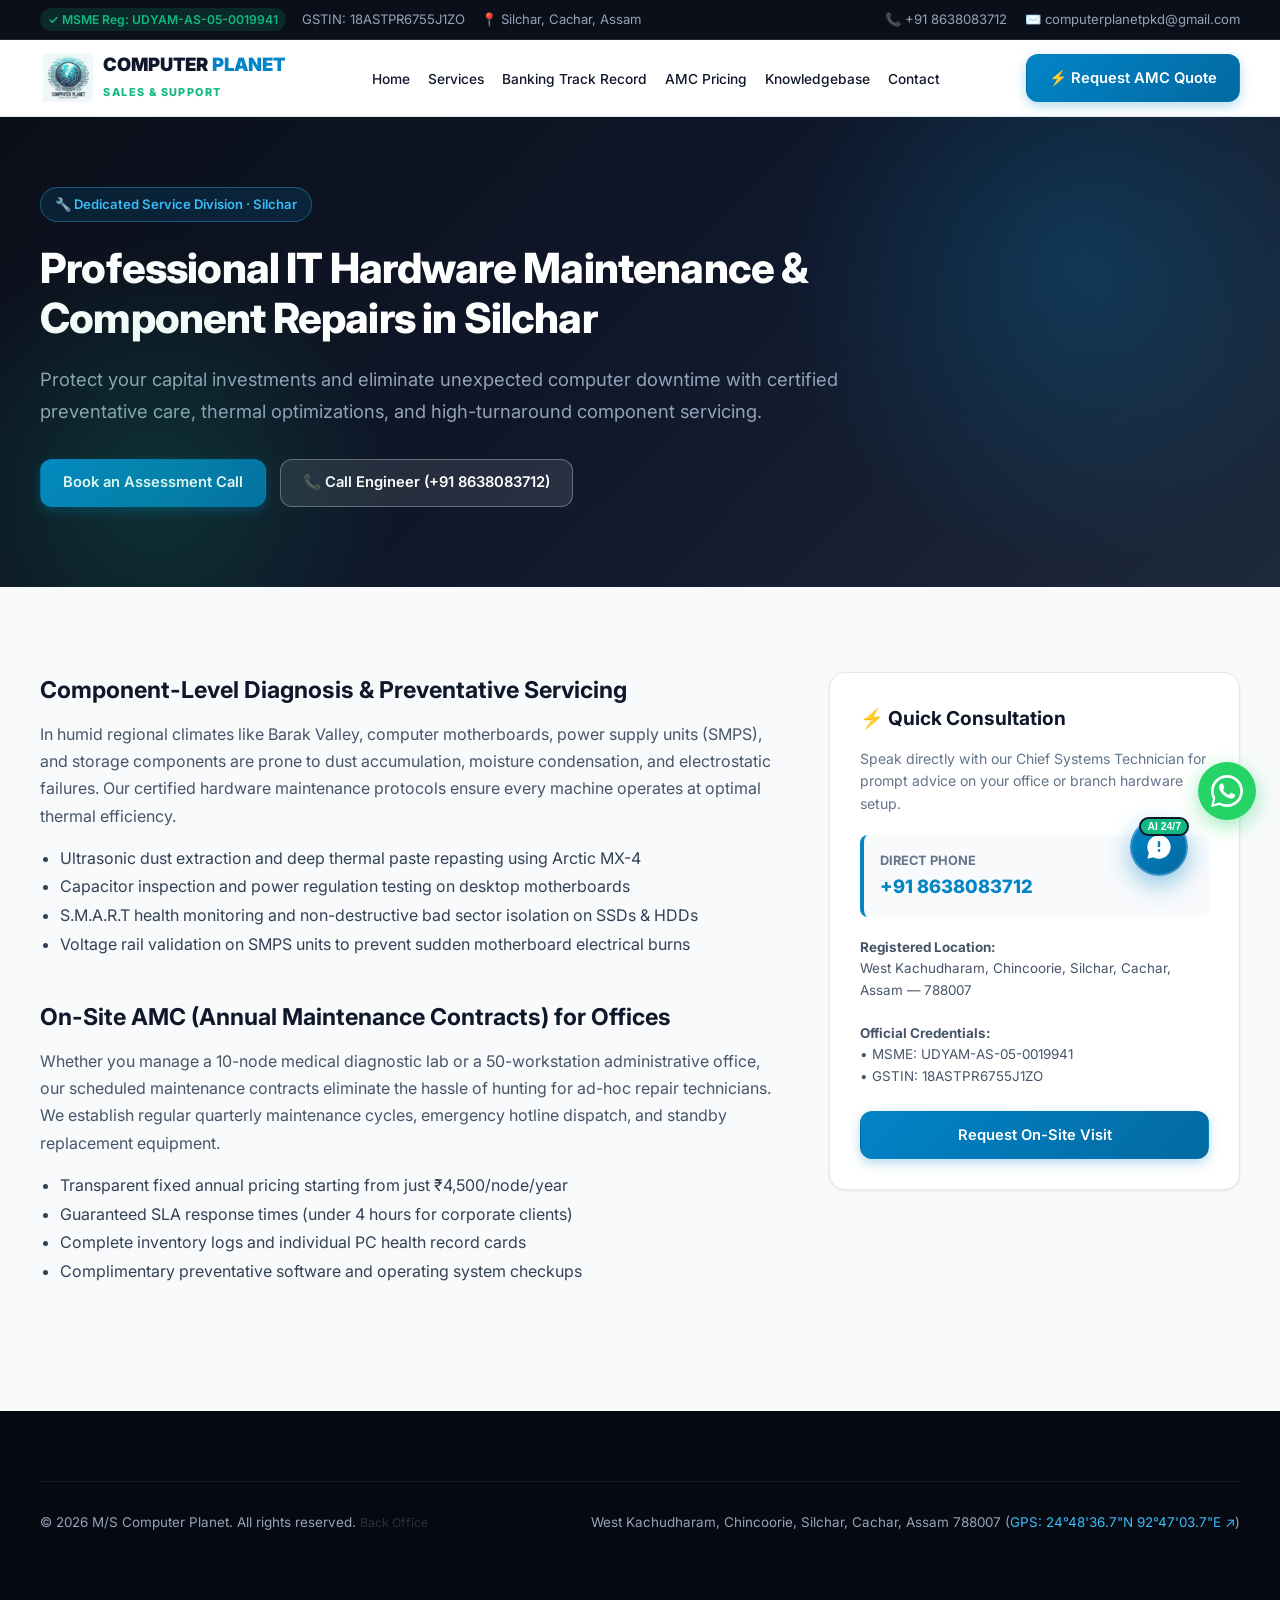
<file: hardware-maintenance-amc-silchar/index.html>
<!DOCTYPE html>
<html lang="en">
<head>
  <meta charset="UTF-8">
  <meta name="viewport" content="width=device-width, initial-scale=1.0">
  <title>IT Hardware Maintenance & AMC Services in Silchar | M/S Computer Planet Silchar</title>
  <meta name="description" content="Comprehensive computer hardware maintenance, component level diagnosis, thermal servicing, and certified AMC for businesses and institutions across Silchar, Cachar & Barak Valley.">
  <link rel="canonical" href="https://www.mscomputerplanet.com/hardware-maintenance-amc-silchar/">
  <meta name="robots" content="index, follow">
  <link rel="icon" type="image/svg+xml" href="../favicon.svg">
  <link rel="stylesheet" href="../css/style.css">
  <link rel="preconnect" href="https://fonts.googleapis.com">
  <link rel="preconnect" href="https://fonts.gstatic.com" crossorigin>
  <link href="https://fonts.googleapis.com/css2?family=Inter:wght@400;500;600;700;800;900&display=swap" rel="stylesheet">
  <!-- Official Geo Location Metadata -->
  <meta name="geo.region" content="IN-AS">
  <meta name="geo.placename" content="Silchar, Cachar, Assam">
  <meta name="geo.position" content="24.810194;92.784361">
  <meta name="ICBM" content="24.810194, 92.784361">
  <link rel="stylesheet" href="../css/chatbot.css">
</head>
<body>
  <!-- Announcement -->
  <div class="top-bar">
    <div class="container">
      <div class="top-bar-meta">
        <span class="top-bar-badge">✓ MSME Reg: UDYAM-AS-05-0019941</span>
        <span>GSTIN: 18ASTPR6755J1ZO</span>
        <span>📍 Silchar, Cachar, Assam</span>
      </div>
      <div class="top-bar-contacts">
        <a href="tel:+918638083712">📞 +91 8638083712</a>
        <a href="mailto:computerplanetpkd@gmail.com">✉️ computerplanetpkd@gmail.com</a>
      </div>
    </div>
  </div>

  <!-- Header -->
  <header class="header">
    <div class="container nav-container">
      <a href="../index.html" class="brand-logo">
        <div style="display:flex; align-items:center; gap:10px;"><img src="../images/official-logo.png" alt="Computer Planet Official Logo" style="height:50px; width:auto; border-radius:6px;"><div><span style="font-weight:900; font-size:1.15rem; color:#0f172a; line-height:1.1;">COMPUTER <span style="color:#0284c7;">PLANET</span></span><br><span style="font-size:0.68rem; font-weight:800; color:#10b981; letter-spacing:1.4px;">SALES &amp; SUPPORT</span></div></div>
      </a>
      <nav>
        <ul class="nav-links">
          <li><a href="../index.html" class="nav-link">Home</a></li>
          <li><a href="../index.html#services" class="nav-link">Services</a></li>
          <li><a href="../index.html#track-record" class="nav-link">Banking Track Record</a></li>
          <li><a href="../index.html#pricing" class="nav-link">AMC Pricing</a></li>
          <li><a href="../blog/index.html" class="nav-link">Knowledgebase</a></li>
          <li><a href="../index.html#contact" class="nav-link">Contact</a></li>
        </ul>
      </nav>
      <div class="nav-actions">
        <a href="../index.html#quote-box" class="btn btn-primary">⚡ Request AMC Quote</a>
      </div>
    </div>
  </header>

  <!-- Page Header -->
  <section class="hero" style="padding: 70px 0 80px;">
    <div class="container">
      <div style="max-width: 800px;">
        <div class="hero-badge">🔧 Dedicated Service Division · Silchar</div>
        <h1 style="font-size: 2.6rem;">Professional IT Hardware Maintenance & Component Repairs in Silchar</h1>
        <p style="font-size: 1.15rem; color: #94a3b8; margin-top: 14px; line-height: 1.7;">Protect your capital investments and eliminate unexpected computer downtime with certified preventative care, thermal optimizations, and high-turnaround component servicing.</p>
        <div style="display: flex; gap: 14px; margin-top: 24px;">
          <a href="../index.html#quote-box" class="btn btn-primary">Book an Assessment Call</a>
          <a href="tel:+918638083712" class="btn btn-outline-white">📞 Call Engineer (+91 8638083712)</a>
        </div>
      </div>
    </div>
  </section>

  <!-- Main Content & Sidebar -->
  <section class="section">
    <div class="container" style="display: grid; grid-template-columns: 1.8fr 1fr; gap: 50px;">
      <div>
        
      <div style="margin-bottom: 40px;">
        <h3 style="font-size: 1.45rem; color: #0f172a; margin-bottom: 12px;">Component-Level Diagnosis & Preventative Servicing</h3>
        <p style="color: #475569; font-size: 1rem; line-height: 1.7; margin-bottom: 14px;">In humid regional climates like Barak Valley, computer motherboards, power supply units (SMPS), and storage components are prone to dust accumulation, moisture condensation, and electrostatic failures. Our certified hardware maintenance protocols ensure every machine operates at optimal thermal efficiency.</p>
        <ul style="padding-left: 20px; color: #334155; line-height: 1.8;"><li>Ultrasonic dust extraction and deep thermal paste repasting using Arctic MX-4</li><li>Capacitor inspection and power regulation testing on desktop motherboards</li><li>S.M.A.R.T health monitoring and non-destructive bad sector isolation on SSDs & HDDs</li><li>Voltage rail validation on SMPS units to prevent sudden motherboard electrical burns</li></ul>
      </div>
    
      <div style="margin-bottom: 40px;">
        <h3 style="font-size: 1.45rem; color: #0f172a; margin-bottom: 12px;">On-Site AMC (Annual Maintenance Contracts) for Offices</h3>
        <p style="color: #475569; font-size: 1rem; line-height: 1.7; margin-bottom: 14px;">Whether you manage a 10-node medical diagnostic lab or a 50-workstation administrative office, our scheduled maintenance contracts eliminate the hassle of hunting for ad-hoc repair technicians. We establish regular quarterly maintenance cycles, emergency hotline dispatch, and standby replacement equipment.</p>
        <ul style="padding-left: 20px; color: #334155; line-height: 1.8;"><li>Transparent fixed annual pricing starting from just ₹4,500/node/year</li><li>Guaranteed SLA response times (under 4 hours for corporate clients)</li><li>Complete inventory logs and individual PC health record cards</li><li>Complimentary preventative software and operating system checkups</li></ul>
      </div>
    
      </div>

      <!-- Sidebar -->
      <div>
        <div style="background: #ffffff; border: 1px solid var(--light-border); border-radius: 16px; padding: 30px; box-shadow: var(--shadow-sm); position: sticky; top: 100px;">
          <h4 style="font-size: 1.2rem; margin-bottom: 14px; color: #0f172a;">⚡ Quick Consultation</h4>
          <p style="font-size: 0.88rem; color: #64748b; margin-bottom: 20px;">
            Speak directly with our Chief Systems Technician for prompt advice on your office or branch hardware setup.
          </p>
          <div style="background: #f8fafc; padding: 16px; border-radius: 8px; border-left: 4px solid var(--primary); margin-bottom: 20px;">
            <div style="font-size: 0.8rem; text-transform: uppercase; color: #64748b; font-weight: 700;">Direct Phone</div>
            <a href="tel:+918638083712" style="font-size: 1.15rem; font-weight: 800; color: var(--primary);">+91 8638083712</a>
          </div>
          <div style="font-size: 0.84rem; color: #475569; line-height: 1.6;">
            <strong>Registered Location:</strong><br>
            West Kachudharam, Chincoorie, Silchar, Cachar, Assam — 788007<br><br>
            <strong>Official Credentials:</strong><br>
            • MSME: UDYAM-AS-05-0019941<br>
            • GSTIN: 18ASTPR6755J1ZO
          </div>
          <a href="../index.html#quote-box" class="btn btn-primary" style="width: 100%; margin-top: 24px;">
            Request On-Site Visit
          </a>
        </div>
      </div>
    </div>
  </section>

  <!-- Footer -->
  <footer class="footer">
    <div class="container">
      <div class="footer-bottom">
        <p>© 2026 M/S Computer Planet. All rights reserved. <a href="../erp/" class="footer-back-office-link">Back Office</a></p>
        <span>West Kachudharam, Chincoorie, Silchar, Cachar, Assam 788007 (<a href="https://www.google.com/maps?q=24.810194,92.784361" target="_blank" rel="noopener noreferrer" style="color:#38bdf8; text-decoration:none;">GPS: 24°48'36.7"N 92°47'03.7"E ↗</a>)</span>
      </div>
    </div>
  </footer>

  <script src="../js/app.js"></script>

<!-- Floating WhatsApp Support Button (Number: 8638083712) -->
<a href="https://wa.me/918638083712?text=Hello%20Computer%20Planet%2C%20I%20need%20IT%20Hardware%20Support%20%2F%20AMC%20Quotation." class="fwa" target="_blank" rel="noopener noreferrer" title="Chat with us on WhatsApp (+91 8638083712)" aria-label="Chat with Computer Planet on WhatsApp">
  <svg viewBox="0 0 24 24"><path d="M17.472 14.382c-.297-.149-1.758-.867-2.03-.967-.273-.099-.471-.148-.67.15-.197.297-.767.966-.94 1.164-.173.199-.347.223-.644.075-.297-.15-1.255-.463-2.39-1.475-.883-.788-1.48-1.761-1.653-2.059-.173-.297-.018-.458.13-.606.134-.133.298-.347.446-.52.149-.174.198-.298.298-.497.099-.198.05-.371-.025-.52-.075-.149-.669-1.612-.916-2.207-.242-.579-.487-.5-.669-.51-.173-.008-.371-.01-.57-.01-.198 0-.52.074-.792.372-.272.297-1.04 1.016-1.04 2.479 0 1.462 1.065 2.875 1.213 3.074.149.198 2.096 3.2 5.077 4.487.709.306 1.262.489 1.694.625.712.227 1.36.195 1.871.118.571-.085 1.758-.719 2.006-1.413.248-.694.248-1.289.173-1.413-.074-.124-.272-.198-.57-.347zM12 0C5.373 0 0 5.373 0 12c0 2.095.542 4.066 1.49 5.782L0 24l6.378-1.459A11.955 11.955 0 0012 24c6.627 0 12-5.373 12-12S18.627 0 12 0zm0 22c-1.944 0-3.77-.528-5.33-1.445L2 21.795l1.283-4.563A9.937 9.937 0 012 12C2 6.477 6.477 2 12 2s10 4.477 10 10-4.477 10-10 10z"/></svg>
</a>

  <script src="../js/chatbot.js" defer></script>

  <!-- Mobile Sticky Bottom Bar -->
  <div class="mobile-sticky-bar">
    <div class="mobile-sticky-grid">
      <a href="tel:+918638083712" class="mobile-sticky-btn mobile-btn-call">📞 Call</a>
      <a href="https://wa.me/918638083712?text=Hello%20Computer%20Planet%2C%20inquiry%20from%20website." target="_blank" rel="noopener noreferrer" class="mobile-sticky-btn mobile-btn-wa">💬 WhatsApp</a>
      <a href="../index.html#quote-box" class="mobile-sticky-btn mobile-btn-trial">✨ Free Trial</a>
    </div>
  </div>
</body>
</html>
</file>
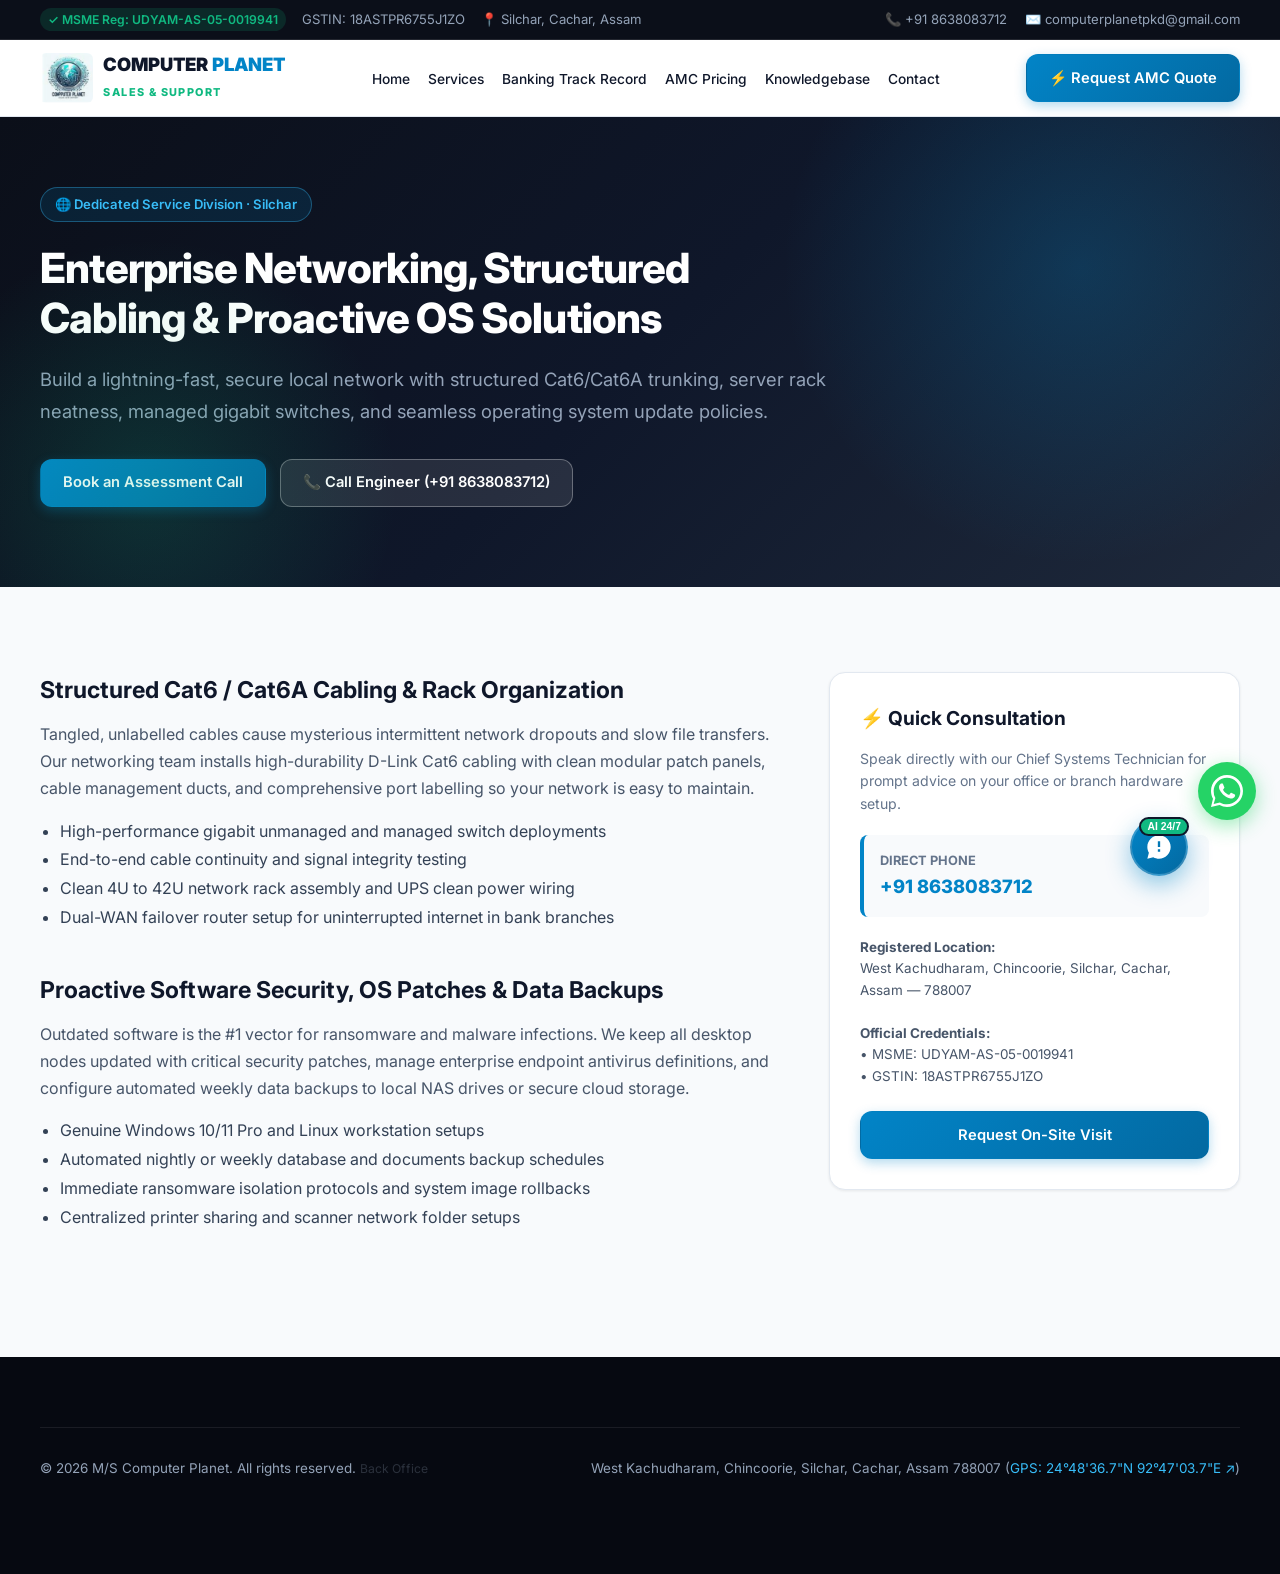
<file: network-software-support-silchar/index.html>
<!DOCTYPE html>
<html lang="en">
<head>
  <meta charset="UTF-8">
  <meta name="viewport" content="width=device-width, initial-scale=1.0">
  <title>Enterprise Networking, Cabling & OS Solutions Silchar | M/S Computer Planet Silchar</title>
  <meta name="description" content="Structured Cat6 cabling, gigabit switch setup, dual-ISP firewall router configuration, and automated antivirus & OS security patching in Silchar, Assam.">
  <link rel="canonical" href="https://www.mscomputerplanet.com/network-software-support-silchar/">
  <meta name="robots" content="index, follow">
  <link rel="icon" type="image/svg+xml" href="../favicon.svg">
  <link rel="stylesheet" href="../css/style.css">
  <link rel="preconnect" href="https://fonts.googleapis.com">
  <link rel="preconnect" href="https://fonts.gstatic.com" crossorigin>
  <link href="https://fonts.googleapis.com/css2?family=Inter:wght@400;500;600;700;800;900&display=swap" rel="stylesheet">
  <!-- Official Geo Location Metadata -->
  <meta name="geo.region" content="IN-AS">
  <meta name="geo.placename" content="Silchar, Cachar, Assam">
  <meta name="geo.position" content="24.810194;92.784361">
  <meta name="ICBM" content="24.810194, 92.784361">
  <link rel="stylesheet" href="../css/chatbot.css">
</head>
<body>
  <!-- Announcement -->
  <div class="top-bar">
    <div class="container">
      <div class="top-bar-meta">
        <span class="top-bar-badge">✓ MSME Reg: UDYAM-AS-05-0019941</span>
        <span>GSTIN: 18ASTPR6755J1ZO</span>
        <span>📍 Silchar, Cachar, Assam</span>
      </div>
      <div class="top-bar-contacts">
        <a href="tel:+918638083712">📞 +91 8638083712</a>
        <a href="mailto:computerplanetpkd@gmail.com">✉️ computerplanetpkd@gmail.com</a>
      </div>
    </div>
  </div>

  <!-- Header -->
  <header class="header">
    <div class="container nav-container">
      <a href="../index.html" class="brand-logo">
        <div style="display:flex; align-items:center; gap:10px;"><img src="../images/official-logo.png" alt="Computer Planet Official Logo" style="height:50px; width:auto; border-radius:6px;"><div><span style="font-weight:900; font-size:1.15rem; color:#0f172a; line-height:1.1;">COMPUTER <span style="color:#0284c7;">PLANET</span></span><br><span style="font-size:0.68rem; font-weight:800; color:#10b981; letter-spacing:1.4px;">SALES &amp; SUPPORT</span></div></div>
      </a>
      <nav>
        <ul class="nav-links">
          <li><a href="../index.html" class="nav-link">Home</a></li>
          <li><a href="../index.html#services" class="nav-link">Services</a></li>
          <li><a href="../index.html#track-record" class="nav-link">Banking Track Record</a></li>
          <li><a href="../index.html#pricing" class="nav-link">AMC Pricing</a></li>
          <li><a href="../blog/index.html" class="nav-link">Knowledgebase</a></li>
          <li><a href="../index.html#contact" class="nav-link">Contact</a></li>
        </ul>
      </nav>
      <div class="nav-actions">
        <a href="../index.html#quote-box" class="btn btn-primary">⚡ Request AMC Quote</a>
      </div>
    </div>
  </header>

  <!-- Page Header -->
  <section class="hero" style="padding: 70px 0 80px;">
    <div class="container">
      <div style="max-width: 800px;">
        <div class="hero-badge">🌐 Dedicated Service Division · Silchar</div>
        <h1 style="font-size: 2.6rem;">Enterprise Networking, Structured Cabling & Proactive OS Solutions</h1>
        <p style="font-size: 1.15rem; color: #94a3b8; margin-top: 14px; line-height: 1.7;">Build a lightning-fast, secure local network with structured Cat6/Cat6A trunking, server rack neatness, managed gigabit switches, and seamless operating system update policies.</p>
        <div style="display: flex; gap: 14px; margin-top: 24px;">
          <a href="../index.html#quote-box" class="btn btn-primary">Book an Assessment Call</a>
          <a href="tel:+918638083712" class="btn btn-outline-white">📞 Call Engineer (+91 8638083712)</a>
        </div>
      </div>
    </div>
  </section>

  <!-- Main Content & Sidebar -->
  <section class="section">
    <div class="container" style="display: grid; grid-template-columns: 1.8fr 1fr; gap: 50px;">
      <div>
        
      <div style="margin-bottom: 40px;">
        <h3 style="font-size: 1.45rem; color: #0f172a; margin-bottom: 12px;">Structured Cat6 / Cat6A Cabling & Rack Organization</h3>
        <p style="color: #475569; font-size: 1rem; line-height: 1.7; margin-bottom: 14px;">Tangled, unlabelled cables cause mysterious intermittent network dropouts and slow file transfers. Our networking team installs high-durability D-Link Cat6 cabling with clean modular patch panels, cable management ducts, and comprehensive port labelling so your network is easy to maintain.</p>
        <ul style="padding-left: 20px; color: #334155; line-height: 1.8;"><li>High-performance gigabit unmanaged and managed switch deployments</li><li>End-to-end cable continuity and signal integrity testing</li><li>Clean 4U to 42U network rack assembly and UPS clean power wiring</li><li>Dual-WAN failover router setup for uninterrupted internet in bank branches</li></ul>
      </div>
    
      <div style="margin-bottom: 40px;">
        <h3 style="font-size: 1.45rem; color: #0f172a; margin-bottom: 12px;">Proactive Software Security, OS Patches & Data Backups</h3>
        <p style="color: #475569; font-size: 1rem; line-height: 1.7; margin-bottom: 14px;">Outdated software is the #1 vector for ransomware and malware infections. We keep all desktop nodes updated with critical security patches, manage enterprise endpoint antivirus definitions, and configure automated weekly data backups to local NAS drives or secure cloud storage.</p>
        <ul style="padding-left: 20px; color: #334155; line-height: 1.8;"><li>Genuine Windows 10/11 Pro and Linux workstation setups</li><li>Automated nightly or weekly database and documents backup schedules</li><li>Immediate ransomware isolation protocols and system image rollbacks</li><li>Centralized printer sharing and scanner network folder setups</li></ul>
      </div>
    
      </div>

      <!-- Sidebar -->
      <div>
        <div style="background: #ffffff; border: 1px solid var(--light-border); border-radius: 16px; padding: 30px; box-shadow: var(--shadow-sm); position: sticky; top: 100px;">
          <h4 style="font-size: 1.2rem; margin-bottom: 14px; color: #0f172a;">⚡ Quick Consultation</h4>
          <p style="font-size: 0.88rem; color: #64748b; margin-bottom: 20px;">
            Speak directly with our Chief Systems Technician for prompt advice on your office or branch hardware setup.
          </p>
          <div style="background: #f8fafc; padding: 16px; border-radius: 8px; border-left: 4px solid var(--primary); margin-bottom: 20px;">
            <div style="font-size: 0.8rem; text-transform: uppercase; color: #64748b; font-weight: 700;">Direct Phone</div>
            <a href="tel:+918638083712" style="font-size: 1.15rem; font-weight: 800; color: var(--primary);">+91 8638083712</a>
          </div>
          <div style="font-size: 0.84rem; color: #475569; line-height: 1.6;">
            <strong>Registered Location:</strong><br>
            West Kachudharam, Chincoorie, Silchar, Cachar, Assam — 788007<br><br>
            <strong>Official Credentials:</strong><br>
            • MSME: UDYAM-AS-05-0019941<br>
            • GSTIN: 18ASTPR6755J1ZO
          </div>
          <a href="../index.html#quote-box" class="btn btn-primary" style="width: 100%; margin-top: 24px;">
            Request On-Site Visit
          </a>
        </div>
      </div>
    </div>
  </section>

  <!-- Footer -->
  <footer class="footer">
    <div class="container">
      <div class="footer-bottom">
        <p>© 2026 M/S Computer Planet. All rights reserved. <a href="../erp/" class="footer-back-office-link">Back Office</a></p>
        <span>West Kachudharam, Chincoorie, Silchar, Cachar, Assam 788007 (<a href="https://www.google.com/maps?q=24.810194,92.784361" target="_blank" rel="noopener noreferrer" style="color:#38bdf8; text-decoration:none;">GPS: 24°48'36.7"N 92°47'03.7"E ↗</a>)</span>
      </div>
    </div>
  </footer>

  <script src="../js/app.js"></script>

<!-- Floating WhatsApp Support Button (Number: 8638083712) -->
<a href="https://wa.me/918638083712?text=Hello%20Computer%20Planet%2C%20I%20need%20IT%20Hardware%20Support%20%2F%20AMC%20Quotation." class="fwa" target="_blank" rel="noopener noreferrer" title="Chat with us on WhatsApp (+91 8638083712)" aria-label="Chat with Computer Planet on WhatsApp">
  <svg viewBox="0 0 24 24"><path d="M17.472 14.382c-.297-.149-1.758-.867-2.03-.967-.273-.099-.471-.148-.67.15-.197.297-.767.966-.94 1.164-.173.199-.347.223-.644.075-.297-.15-1.255-.463-2.39-1.475-.883-.788-1.48-1.761-1.653-2.059-.173-.297-.018-.458.13-.606.134-.133.298-.347.446-.52.149-.174.198-.298.298-.497.099-.198.05-.371-.025-.52-.075-.149-.669-1.612-.916-2.207-.242-.579-.487-.5-.669-.51-.173-.008-.371-.01-.57-.01-.198 0-.52.074-.792.372-.272.297-1.04 1.016-1.04 2.479 0 1.462 1.065 2.875 1.213 3.074.149.198 2.096 3.2 5.077 4.487.709.306 1.262.489 1.694.625.712.227 1.36.195 1.871.118.571-.085 1.758-.719 2.006-1.413.248-.694.248-1.289.173-1.413-.074-.124-.272-.198-.57-.347zM12 0C5.373 0 0 5.373 0 12c0 2.095.542 4.066 1.49 5.782L0 24l6.378-1.459A11.955 11.955 0 0012 24c6.627 0 12-5.373 12-12S18.627 0 12 0zm0 22c-1.944 0-3.77-.528-5.33-1.445L2 21.795l1.283-4.563A9.937 9.937 0 012 12C2 6.477 6.477 2 12 2s10 4.477 10 10-4.477 10-10 10z"/></svg>
</a>

  <script src="../js/chatbot.js" defer></script>

  <!-- Mobile Sticky Bottom Bar -->
  <div class="mobile-sticky-bar">
    <div class="mobile-sticky-grid">
      <a href="tel:+918638083712" class="mobile-sticky-btn mobile-btn-call">📞 Call</a>
      <a href="https://wa.me/918638083712?text=Hello%20Computer%20Planet%2C%20inquiry%20from%20website." target="_blank" rel="noopener noreferrer" class="mobile-sticky-btn mobile-btn-wa">💬 WhatsApp</a>
      <a href="../index.html#quote-box" class="mobile-sticky-btn mobile-btn-trial">✨ Free Trial</a>
    </div>
  </div>
</body>
</html>
</file>
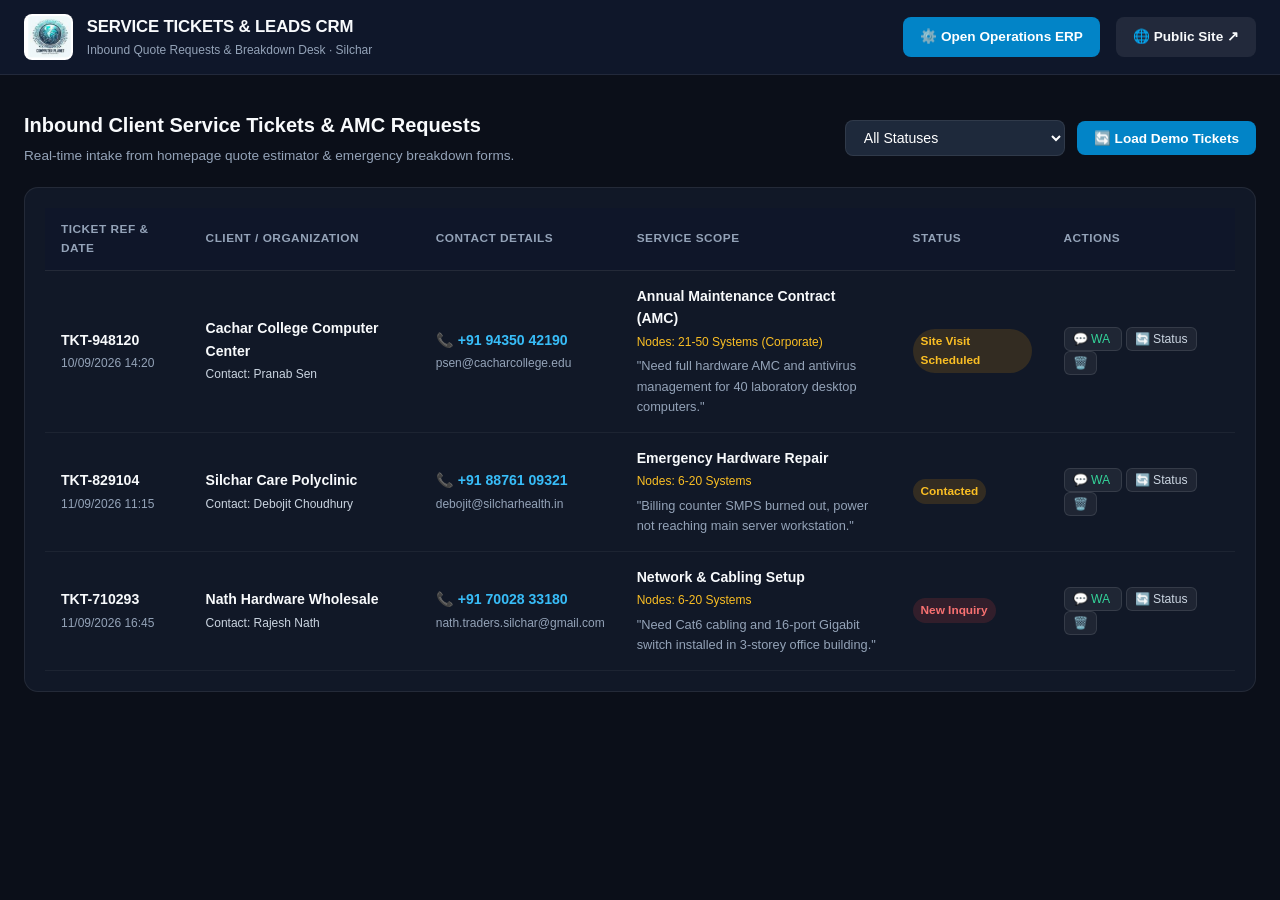
<file: leads-admin.html>
<!DOCTYPE html>
<html lang="en">
<head>
  <meta charset="UTF-8">
  <meta name="viewport" content="width=device-width, initial-scale=1.0">
  <title>M/S Computer Planet · Service Tickets &amp; Leads CRM</title>
  <meta name="robots" content="noindex, nofollow">
  <link rel="icon" type="image/svg+xml" href="favicon.svg">
  <link rel="stylesheet" href="css/style.css">
  <link rel="stylesheet" href="css/erp.css">
</head>
<body class="erp-body">
  <header class="erp-header">
    <div class="erp-brand">
      <img src="images/official-logo.png" alt="Computer Planet Official Logo" style="height:46px; background:#ffffff; padding:2px; border-radius:8px;">
      <div>
        <div class="erp-brand-title">SERVICE TICKETS &amp; LEADS CRM</div>
        <div style="font-size:0.75rem; color:var(--erp-muted);">
          Inbound Quote Requests &amp; Breakdown Desk · Silchar
        </div>
      </div>
    </div>
    <div class="erp-user-actions">
      <a href="erp/" class="erp-btn erp-btn-primary" style="text-decoration:none;">
        ⚙️ Open Operations ERP
      </a>
      <a href="index.html" class="erp-btn" style="background:rgba(255,255,255,0.08); color:#f8fafc; text-decoration:none;" target="_blank">
        🌐 Public Site ↗
      </a>
    </div>
  </header>

  <div class="erp-container">
    <div class="panel-header-row" style="margin-top:10px;">
      <div class="panel-title-area">
        <h3>Inbound Client Service Tickets &amp; AMC Requests</h3>
        <p>Real-time intake from homepage quote estimator &amp; emergency breakdown forms.</p>
      </div>
      <div class="panel-controls">
        <select id="statusFilter" class="erp-search-input" style="background:#1e293b;" onchange="renderLeads()">
          <option value="All">All Statuses</option>
          <option value="New Inquiry">New Inquiry</option>
          <option value="Contacted">Contacted / In Discussion</option>
          <option value="Site Visit Scheduled">Site Visit Scheduled</option>
          <option value="Converted to AMC">Converted to AMC</option>
        </select>
        <button type="button" class="erp-btn erp-btn-primary" onclick="seedSampleLeads()">
          🔄 Load Demo Tickets
        </button>
      </div>
    </div>

    <div class="data-table-wrapper" style="background:var(--erp-surface); border:1px solid var(--erp-border); border-radius:14px; padding:20px; margin-top:20px;">
      <table class="data-table">
        <thead>
          <tr>
            <th>Ticket Ref &amp; Date</th>
            <th>Client / Organization</th>
            <th>Contact Details</th>
            <th>Service Scope</th>
            <th>Status</th>
            <th>Actions</th>
          </tr>
        </thead>
        <tbody id="leadsTableBody">
          <!-- Rendered dynamically -->
        </tbody>
      </table>
    </div>
  </div>

  <script>
    const SAMPLE_LEADS = [
      {
        id: 'TKT-948120',
        name: 'Pranab Sen',
        phone: '+91 94350 42190',
        email: 'psen@cacharcollege.edu',
        org: 'Cachar College Computer Center',
        serviceType: 'Annual Maintenance Contract (AMC)',
        nodes: '21-50 Systems (Corporate)',
        message: 'Need full hardware AMC and antivirus management for 40 laboratory desktop computers.',
        status: 'Site Visit Scheduled',
        date: '10/09/2026 14:20'
      },
      {
        id: 'TKT-829104',
        name: 'Debojit Choudhury',
        phone: '+91 88761 09321',
        email: 'debojit@silcharhealth.in',
        org: 'Silchar Care Polyclinic',
        serviceType: 'Emergency Hardware Repair',
        nodes: '6-20 Systems',
        message: 'Billing counter SMPS burned out, power not reaching main server workstation.',
        status: 'Contacted',
        date: '11/09/2026 11:15'
      },
      {
        id: 'TKT-710293',
        name: 'Rajesh Nath',
        phone: '+91 70028 33180',
        email: 'nath.traders.silchar@gmail.com',
        org: 'Nath Hardware Wholesale',
        serviceType: 'Network & Cabling Setup',
        nodes: '6-20 Systems',
        message: 'Need Cat6 cabling and 16-port Gigabit switch installed in 3-storey office building.',
        status: 'New Inquiry',
        date: '11/09/2026 16:45'
      }
    ];

    function loadLeads() {
      let leads = [];
      try {
        leads = JSON.parse(localStorage.getItem('cp_leads') || '[]');
      } catch (e) {
        console.error(e);
      }
      if (leads.length === 0) {
        leads = SAMPLE_LEADS;
        localStorage.setItem('cp_leads', JSON.stringify(leads));
      }
      return leads;
    }

    function renderLeads() {
      const leads = loadLeads();
      const filter = document.getElementById('statusFilter').value;
      const tbody = document.getElementById('leadsTableBody');
      const filtered = filter === 'All' ? leads : leads.filter(l => l.status === filter);

      if (filtered.length === 0) {
        tbody.innerHTML = '<tr><td colspan="6" style="text-align:center; padding:30px; color:#94a3b8;">No service tickets found.</td></tr>';
        return;
      }

      tbody.innerHTML = filtered.map(lead => `
        <tr>
          <td><strong>${lead.id}</strong><br><span style="font-size:0.75rem; color:#94a3b8;">${lead.date}</span></td>
          <td><strong>${lead.org}</strong><br><span style="font-size:0.75rem; color:#cbd5e1;">Contact: ${lead.name}</span></td>
          <td>
            <a href="tel:${lead.phone}" style="color:#38bdf8; font-weight:700;">📞 ${lead.phone}</a><br>
            <span style="font-size:0.75rem; color:#94a3b8;">${lead.email || 'No email provided'}</span>
          </td>
          <td>
            <span style="color:#f8fafc; font-weight:600;">${lead.serviceType}</span><br>
            <span style="font-size:0.75rem; color:#fbbf24;">Nodes: ${lead.nodes}</span>
            <p style="font-size:0.8rem; color:#94a3b8; margin-top:4px; max-width:280px;">"${lead.message}"</p>
          </td>
          <td>
            <span class="badge ${lead.status === 'New Inquiry' ? 'badge-danger' : (lead.status === 'Converted to AMC' ? 'badge-active' : 'badge-warning')}">
              ${lead.status}
            </span>
          </td>
          <td>
            <a href="https://wa.me/${lead.phone.replace(/[^0-9]/g, '')}?text=Hello%20${encodeURIComponent(lead.name)}%2C%20this%20is%20M%2FS%20Computer%20Planet%20Silchar%20regarding%20your%20IT%20service%20request%20(${lead.id})." target="_blank" class="btn-action-sm" style="color:#34d399; text-decoration:none;">
              💬 WA
            </a>
            <button class="btn-action-sm" onclick="changeStatus('${lead.id}')">🔄 Status</button>
            <button class="btn-action-sm danger" onclick="deleteLead('${lead.id}')">🗑️</button>
          </td>
        </tr>
      `).join('');
    }

    function changeStatus(id) {
      let leads = loadLeads();
      const lead = leads.find(l => l.id === id);
      if (!lead) return;
      const statuses = ['New Inquiry', 'Contacted', 'Site Visit Scheduled', 'Converted to AMC'];
      const nextIdx = (statuses.indexOf(lead.status) + 1) % statuses.length;
      lead.status = statuses[nextIdx];
      localStorage.setItem('cp_leads', JSON.stringify(leads));
      renderLeads();
    }

    function deleteLead(id) {
      if (confirm('Delete this service ticket?')) {
        let leads = loadLeads().filter(l => l.id !== id);
        localStorage.setItem('cp_leads', JSON.stringify(leads));
        renderLeads();
      }
    }

    function seedSampleLeads() {
      localStorage.setItem('cp_leads', JSON.stringify(SAMPLE_LEADS));
      renderLeads();
      alert('Demo service tickets restored!');
    }

    document.addEventListener('DOMContentLoaded', renderLeads);
  </script>
</body>
</html>
</file>
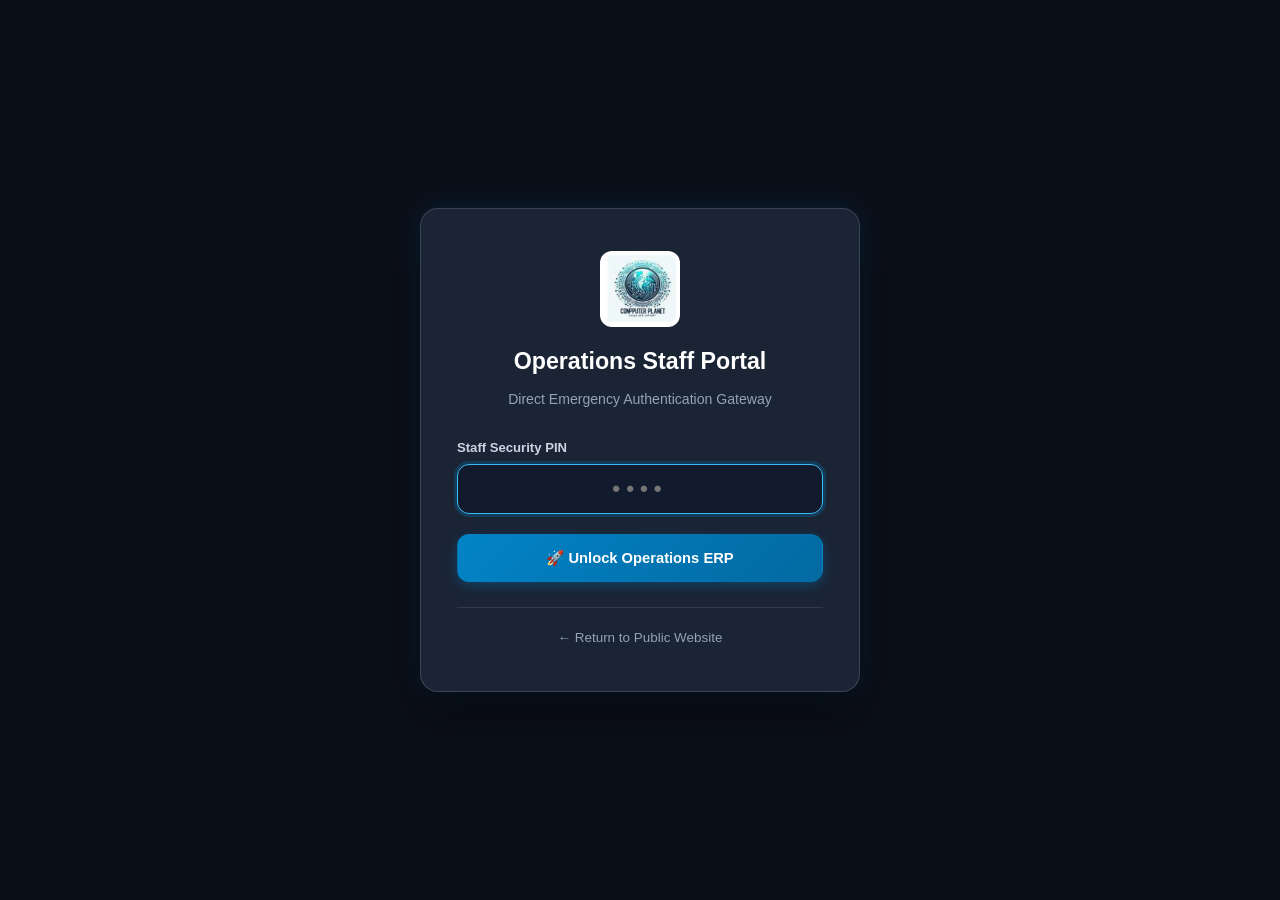
<file: portal-login.html>
<!DOCTYPE html>
<html lang="en">
<head>
  <meta charset="UTF-8">
  <meta name="viewport" content="width=device-width, initial-scale=1.0">
  <title>M/S Computer Planet · Staff Login</title>
  <meta name="robots" content="noindex, nofollow">
  <link rel="icon" type="image/svg+xml" href="favicon.svg">
  <link rel="stylesheet" href="css/style.css">
  <link rel="stylesheet" href="css/erp.css">
</head>
<body class="erp-body" style="justify-content:center; align-items:center;">
  <div class="erp-gate-box" style="margin:40px auto;">
    <img src="images/official-logo.png" alt="Computer Planet Official Logo" class="erp-gate-logo" style="height:76px; background:#ffffff; padding:4px; border-radius:12px; margin-bottom:16px;">
    <h2>Operations Staff Portal</h2>
    <p class="subtitle">Direct Emergency Authentication Gateway</p>

    <form onsubmit="handleDirectLogin(event)">
      <div class="form-group" style="text-align:left; margin-bottom:20px;">
        <label class="form-label">Staff Security PIN</label>
        <input type="password" id="directPin" class="form-control" style="text-align:center; font-size:1.4rem; letter-spacing:6px; font-weight:bold;" maxlength="4" placeholder="••••" required autofocus>
      </div>
      <button type="submit" class="btn btn-primary" style="width:100%; padding:14px;">
        🚀 Unlock Operations ERP
      </button>
      <div id="loginErr" style="color:var(--danger); font-size:0.85rem; margin-top:12px;"></div>
    </form>

    <div style="margin-top:25px; border-top:1px solid rgba(255,255,255,0.1); padding-top:16px;">
      <a href="index.html" style="color:var(--text-light-muted); font-size:0.84rem;">&larr; Return to Public Website</a>
    </div>
  </div>

  <script>
    function handleDirectLogin(e) {
      e.preventDefault();
      const pin = document.getElementById('directPin').value;
      if (pin === '1088') {
        sessionStorage.setItem('cp_erp_authenticated', 'true');
        window.location.href = 'erp/';
      } else {
        document.getElementById('loginErr').textContent = '❌ Invalid PIN. Please try again.';
      }
    }
  </script>
</body>
</html>
</file>
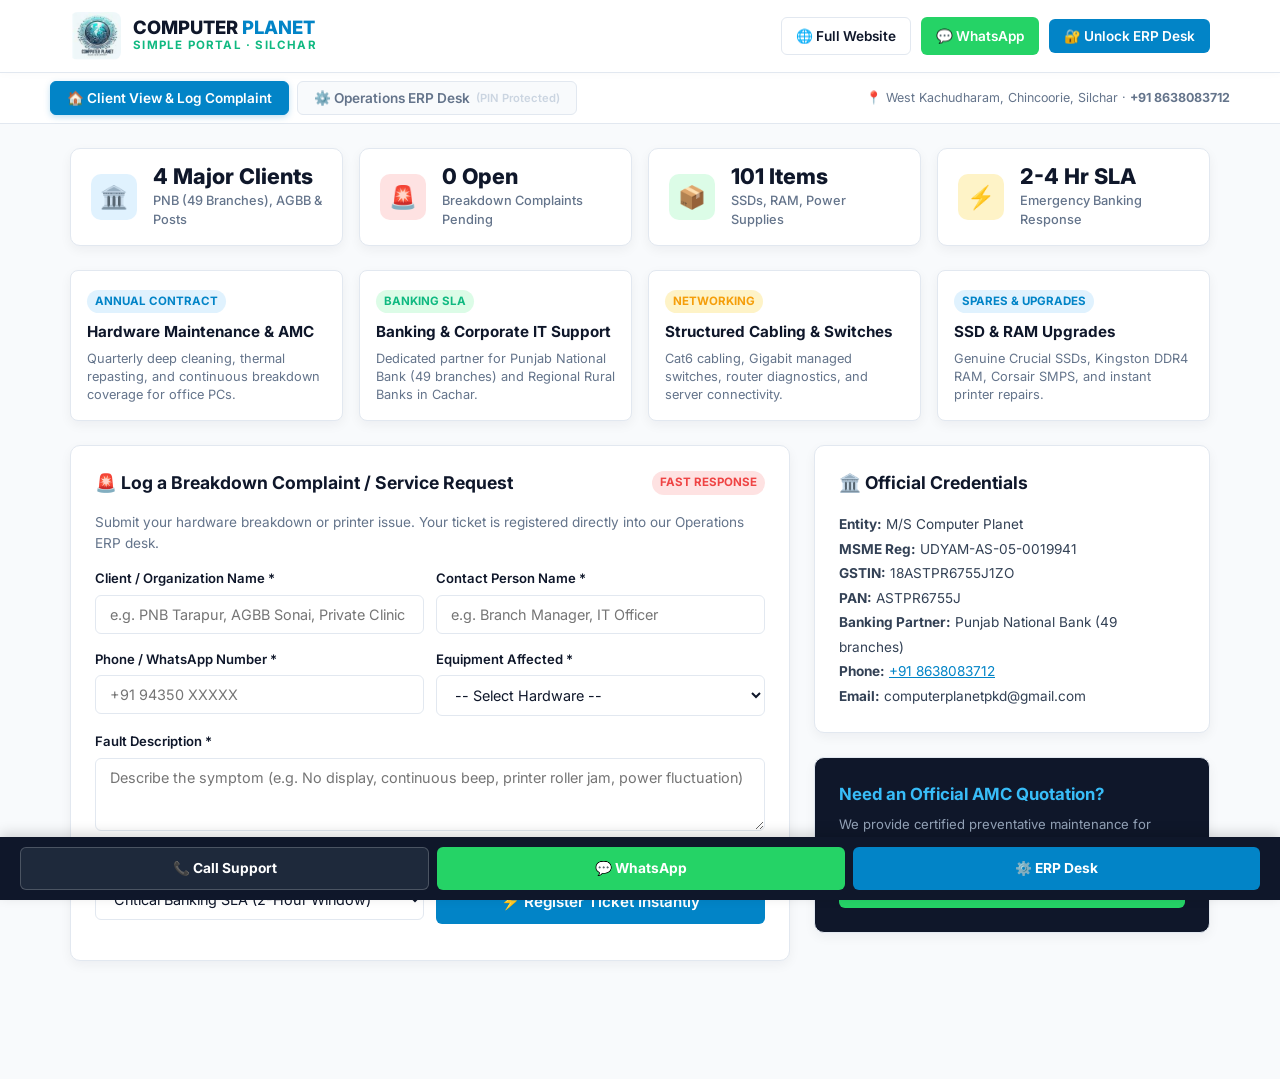
<file: simple.html>
<!DOCTYPE html>
<html lang="en">
<head>
  <meta charset="UTF-8">
  <meta name="viewport" content="width=device-width, initial-scale=1.0">
  <title>M/S Computer Planet · Simple Portal &amp; Operations ERP</title>
  <meta name="description" content="Simple, clean layout webpage with integrated Operations ERP desk for M/S Computer Planet IT Sales &amp; Support Silchar.">
  <link rel="icon" type="image/svg+xml" href="favicon.svg">
  
  <!-- Fonts -->
  <link rel="preconnect" href="https://fonts.googleapis.com">
  <link rel="preconnect" href="https://fonts.gstatic.com" crossorigin>
  <link href="https://fonts.googleapis.com/css2?family=Inter:wght@400;500;600;700;800&display=swap" rel="stylesheet">

  <style>
    :root {
      --primary: #0284c7;
      --primary-hover: #0369a1;
      --primary-light: #e0f2fe;
      --accent: #10b981;
      --accent-hover: #059669;
      --accent-light: #dcfce7;
      --danger: #ef4444;
      --danger-light: #fee2e2;
      --warning: #f59e0b;
      --warning-light: #fef3c7;
      --bg: #f8fafc;
      --surface: #ffffff;
      --text: #0f172a;
      --text-muted: #64748b;
      --border: #e2e8f0;
      --radius: 10px;
      --shadow: 0 4px 12px rgba(15, 23, 42, 0.05);
      --shadow-lg: 0 10px 25px rgba(15, 23, 42, 0.08);
    }

    * {
      box-sizing: border-box;
      margin: 0;
      padding: 0;
      font-family: 'Inter', -apple-system, BlinkMacSystemFont, 'Segoe UI', Roboto, sans-serif;
    }

    body {
      background: var(--bg);
      color: var(--text);
      line-height: 1.5;
      padding-bottom: 70px;
    }

    /* Simple Header */
    .simple-header {
      background: var(--surface);
      border-bottom: 1px solid var(--border);
      position: sticky;
      top: 0;
      z-index: 100;
      box-shadow: 0 2px 8px rgba(0, 0, 0, 0.02);
    }

    .header-inner {
      max-width: 1180px;
      margin: 0 auto;
      padding: 12px 20px;
      display: flex;
      justify-content: space-between;
      align-items: center;
      gap: 16px;
      flex-wrap: wrap;
    }

    .brand {
      display: flex;
      align-items: center;
      gap: 12px;
      text-decoration: none;
      color: var(--text);
    }

    .brand img {
      height: 48px;
      width: auto;
      border-radius: 8px;
    }

    .brand-text h1 {
      font-size: 1.15rem;
      font-weight: 800;
      line-height: 1.1;
      color: #0f172a;
    }

    .brand-text h1 span {
      color: var(--primary);
    }

    .brand-text p {
      font-size: 0.72rem;
      font-weight: 700;
      color: var(--accent);
      letter-spacing: 1.2px;
      text-transform: uppercase;
    }

    .header-actions {
      display: flex;
      align-items: center;
      gap: 10px;
    }

    .btn-sm {
      display: inline-flex;
      align-items: center;
      gap: 6px;
      padding: 8px 14px;
      font-size: 0.85rem;
      font-weight: 600;
      border-radius: 6px;
      text-decoration: none;
      border: 1px solid transparent;
      cursor: pointer;
      transition: all 0.2s ease;
    }

    .btn-primary { background: var(--primary); color: #fff; }
    .btn-primary:hover { background: var(--primary-hover); }
    .btn-accent { background: #25d366; color: #fff; }
    .btn-accent:hover { background: #1eb956; }
    .btn-outline { background: #fff; border-color: var(--border); color: var(--text); }
    .btn-outline:hover { background: #f1f5f9; }

    /* Navigation Mode Bar */
    .mode-nav {
      background: var(--surface);
      border-bottom: 1px solid var(--border);
      padding: 8px 20px;
    }

    .mode-nav-inner {
      max-width: 1180px;
      margin: 0 auto;
      display: flex;
      justify-content: space-between;
      align-items: center;
      flex-wrap: wrap;
      gap: 10px;
    }

    .nav-tabs {
      display: flex;
      gap: 8px;
    }

    .tab-btn {
      padding: 8px 16px;
      border-radius: 6px;
      border: 1px solid var(--border);
      background: #f8fafc;
      font-weight: 600;
      font-size: 0.85rem;
      cursor: pointer;
      display: flex;
      align-items: center;
      gap: 6px;
      color: var(--text-muted);
      transition: all 0.2s ease;
    }

    .tab-btn.active {
      background: var(--primary);
      color: #ffffff;
      border-color: var(--primary);
      box-shadow: 0 2px 6px rgba(2, 132, 199, 0.25);
    }

    .container {
      max-width: 1180px;
      margin: 24px auto;
      padding: 0 20px;
    }

    /* KPI Cards Row */
    .kpi-row {
      display: grid;
      grid-template-columns: repeat(auto-fit, minmax(240px, 1fr));
      gap: 16px;
      margin-bottom: 24px;
    }

    .kpi-card {
      background: var(--surface);
      border: 1px solid var(--border);
      border-radius: var(--radius);
      padding: 16px 20px;
      box-shadow: var(--shadow);
      display: flex;
      align-items: center;
      gap: 16px;
    }

    .kpi-icon {
      width: 46px;
      height: 46px;
      border-radius: 10px;
      display: flex;
      align-items: center;
      justify-content: center;
      font-size: 1.4rem;
      flex-shrink: 0;
    }

    .kpi-icon.blue { background: var(--primary-light); color: var(--primary); }
    .kpi-icon.green { background: var(--accent-light); color: var(--accent); }
    .kpi-icon.amber { background: var(--warning-light); color: var(--warning); }
    .kpi-icon.red { background: var(--danger-light); color: var(--danger); }

    .kpi-details h3 {
      font-size: 1.35rem;
      font-weight: 800;
      color: var(--text);
      line-height: 1.1;
    }

    .kpi-details p {
      font-size: 0.8rem;
      color: var(--text-muted);
      font-weight: 500;
      margin-top: 2px;
    }

    /* Layout Grid (Main Content & Sidebar) */
    .layout-grid {
      display: grid;
      grid-template-columns: 2fr 1.1fr;
      gap: 24px;
    }

    @media (max-width: 900px) {
      .layout-grid {
        grid-template-columns: 1fr;
      }
    }

    /* Surface Cards */
    .card {
      background: var(--surface);
      border: 1px solid var(--border);
      border-radius: var(--radius);
      padding: 24px;
      box-shadow: var(--shadow);
      margin-bottom: 24px;
    }

    .card-title {
      font-size: 1.1rem;
      font-weight: 700;
      margin-bottom: 16px;
      display: flex;
      justify-content: space-between;
      align-items: center;
    }

    .badge {
      display: inline-block;
      font-size: 0.72rem;
      font-weight: 700;
      padding: 3px 8px;
      border-radius: 20px;
      text-transform: uppercase;
    }

    .badge-blue { background: var(--primary-light); color: var(--primary); }
    .badge-green { background: var(--accent-light); color: var(--accent); }
    .badge-amber { background: var(--warning-light); color: var(--warning); }
    .badge-red { background: var(--danger-light); color: var(--danger); }

    /* Forms */
    .form-group {
      margin-bottom: 16px;
    }

    .form-label {
      display: block;
      font-size: 0.82rem;
      font-weight: 600;
      color: var(--text);
      margin-bottom: 6px;
    }

    .form-control {
      width: 100%;
      padding: 10px 14px;
      border: 1px solid var(--border);
      border-radius: 6px;
      font-size: 0.9rem;
      background: #ffffff;
      color: var(--text);
      outline: none;
      transition: border-color 0.2s;
    }

    .form-control:focus {
      border-color: var(--primary);
      box-shadow: 0 0 0 3px rgba(2, 132, 199, 0.15);
    }

    .form-row {
      display: grid;
      grid-template-columns: 1fr 1fr;
      gap: 12px;
    }

    /* Data Tables */
    .table-responsive {
      overflow-x: auto;
      border: 1px solid var(--border);
      border-radius: 8px;
    }

    table {
      width: 100%;
      border-collapse: collapse;
      font-size: 0.85rem;
      text-align: left;
    }

    th, td {
      padding: 12px 14px;
      border-bottom: 1px solid var(--border);
      vertical-align: middle;
    }

    th {
      background: #f1f5f9;
      font-weight: 700;
      color: #334155;
    }

    tr:last-child td {
      border-bottom: none;
    }

    tr:hover td {
      background: #f8fafc;
    }

    /* Action Buttons in Tables */
    .btn-action {
      padding: 5px 10px;
      border-radius: 4px;
      font-size: 0.78rem;
      font-weight: 600;
      border: 1px solid var(--border);
      background: #ffffff;
      cursor: pointer;
      display: inline-flex;
      align-items: center;
      gap: 4px;
      text-decoration: none;
      color: var(--text);
    }

    .btn-action:hover {
      background: #f1f5f9;
    }

    /* PIN Gate Overlay */
    .pin-modal {
      position: fixed;
      top: 0;
      left: 0;
      width: 100%;
      height: 100%;
      background: rgba(15, 23, 42, 0.6);
      backdrop-filter: blur(4px);
      display: none;
      align-items: center;
      justify-content: center;
      z-index: 1000;
      padding: 20px;
    }

    .pin-box {
      background: #ffffff;
      border-radius: 12px;
      max-width: 360px;
      width: 100%;
      padding: 26px;
      text-align: center;
      box-shadow: var(--shadow-lg);
    }

    .pin-box h3 {
      font-size: 1.2rem;
      margin-bottom: 6px;
    }

    .pin-box p {
      font-size: 0.85rem;
      color: var(--text-muted);
      margin-bottom: 18px;
    }

    .pin-input {
      font-size: 1.6rem;
      letter-spacing: 8px;
      text-align: center;
      padding: 10px;
      width: 180px;
      border: 2px solid var(--primary);
      border-radius: 8px;
      margin: 0 auto 16px;
      display: block;
      font-weight: bold;
    }

    /* Service Grid for Client View */
    .service-grid-compact {
      display: grid;
      grid-template-columns: repeat(auto-fit, minmax(220px, 1fr));
      gap: 16px;
      margin-bottom: 24px;
    }

    .service-pill-card {
      background: var(--surface);
      border: 1px solid var(--border);
      border-radius: 8px;
      padding: 16px;
      box-shadow: var(--shadow);
    }

    .service-pill-card h4 {
      font-size: 0.95rem;
      margin-bottom: 6px;
      color: #0f172a;
    }

    .service-pill-card p {
      font-size: 0.8rem;
      color: var(--text-muted);
      line-height: 1.4;
    }

    /* Mobile Sticky Bar */
    .sticky-action-bar {
      position: fixed;
      bottom: 0;
      left: 0;
      width: 100%;
      background: #0f172a;
      display: flex;
      justify-content: space-around;
      padding: 10px 16px;
      z-index: 99;
      box-shadow: 0 -4px 12px rgba(0, 0, 0, 0.15);
    }

    .sticky-btn {
      flex: 1;
      text-align: center;
      padding: 10px;
      font-weight: 700;
      font-size: 0.86rem;
      border-radius: 6px;
      text-decoration: none;
      color: #fff;
      display: flex;
      align-items: center;
      justify-content: center;
      gap: 6px;
      margin: 0 4px;
    }

    .sticky-call { background: #1e293b; border: 1px solid rgba(255,255,255,0.2); }
    .sticky-wa { background: #25d366; }
    .sticky-erp { background: var(--primary); }
  </style>
</head>
<body>

  <!-- Top Header -->
  <header class="simple-header">
    <div class="header-inner">
      <a href="simple.html" class="brand">
        <img src="images/official-logo.png" alt="Computer Planet Official Logo">
        <div class="brand-text">
          <h1>COMPUTER <span>PLANET</span></h1>
          <p>Simple Portal · Silchar</p>
        </div>
      </a>

      <div class="header-actions">
        <a href="index.html" class="btn-sm btn-outline">🌐 Full Website</a>
        <a href="https://wa.me/918638083712?text=Hello%20Computer%20Planet%2C%20I%20need%20quick%20support." target="_blank" class="btn-sm btn-accent">
          💬 WhatsApp
        </a>
        <button type="button" id="erpAuthToggleBtn" class="btn-sm btn-primary" onclick="toggleErpAuth()">
          🔐 Unlock ERP Desk
        </button>
      </div>
    </div>
  </header>

  <!-- Navigation View Mode Selector -->
  <div class="mode-nav">
    <div class="mode-nav-inner">
      <div class="nav-tabs">
        <button type="button" class="tab-btn active" id="tabClientBtn" onclick="switchView('client')">
          🏠 Client View &amp; Log Complaint
        </button>
        <button type="button" class="tab-btn" id="tabErpBtn" onclick="switchView('erp')">
          ⚙️ Operations ERP Desk <span id="erpLockBadge" style="font-size:0.7rem; color:#cbd5e1;">(PIN Protected)</span>
        </button>
      </div>
      <div style="font-size: 0.78rem; color: var(--text-muted);">
        📍 West Kachudharam, Chincoorie, Silchar · <strong>+91 8638083712</strong>
      </div>
    </div>
  </div>

  <div class="container">

    <!-- KPI Metric Summary Row -->
    <div class="kpi-row">
      <div class="kpi-card">
        <div class="kpi-icon blue">🏛️</div>
        <div class="kpi-details">
          <h3 id="statClients">4 Major Clients</h3>
          <p>PNB (49 Branches), AGBB &amp; Posts</p>
        </div>
      </div>
      <div class="kpi-card">
        <div class="kpi-icon red">🚨</div>
        <div class="kpi-details">
          <h3 id="statOpenComplaints">0 Open</h3>
          <p>Breakdown Complaints Pending</p>
        </div>
      </div>
      <div class="kpi-card">
        <div class="kpi-icon green">📦</div>
        <div class="kpi-details">
          <h3 id="statInventory">102 Items</h3>
          <p>SSDs, RAM, Power Supplies</p>
        </div>
      </div>
      <div class="kpi-card">
        <div class="kpi-icon amber">⚡</div>
        <div class="kpi-details">
          <h3>2-4 Hr SLA</h3>
          <p>Emergency Banking Response</p>
        </div>
      </div>
    </div>

    <!-- ================= VIEW 1: CLIENT PUBLIC DESK ================= -->
    <div id="viewClient">
      
      <!-- Quick Services Cards -->
      <div class="service-grid-compact">
        <div class="service-pill-card">
          <span class="badge badge-blue">Annual Contract</span>
          <h4 style="margin-top:8px;">Hardware Maintenance &amp; AMC</h4>
          <p>Quarterly deep cleaning, thermal repasting, and continuous breakdown coverage for office PCs.</p>
        </div>
        <div class="service-pill-card">
          <span class="badge badge-green">Banking SLA</span>
          <h4 style="margin-top:8px;">Banking &amp; Corporate IT Support</h4>
          <p>Dedicated partner for Punjab National Bank (49 branches) and Regional Rural Banks in Cachar.</p>
        </div>
        <div class="service-pill-card">
          <span class="badge badge-amber">Networking</span>
          <h4 style="margin-top:8px;">Structured Cabling &amp; Switches</h4>
          <p>Cat6 cabling, Gigabit managed switches, router diagnostics, and server connectivity.</p>
        </div>
        <div class="service-pill-card">
          <span class="badge badge-blue">Spares &amp; Upgrades</span>
          <h4 style="margin-top:8px;">SSD &amp; RAM Upgrades</h4>
          <p>Genuine Crucial SSDs, Kingston DDR4 RAM, Corsair SMPS, and instant printer repairs.</p>
        </div>
      </div>

      <div class="layout-grid">
        <!-- Left: Quick Breakdown Form -->
        <div class="card">
          <div class="card-title">
            <span>🚨 Log a Breakdown Complaint / Service Request</span>
            <span class="badge badge-red">Fast Response</span>
          </div>
          <p style="font-size:0.85rem; color:var(--text-muted); margin-bottom:16px;">
            Submit your hardware breakdown or printer issue. Your ticket is registered directly into our Operations ERP desk.
          </p>

          <form id="publicComplaintForm" onsubmit="handlePublicComplaint(event)">
            <div class="form-row">
              <div class="form-group">
                <label class="form-label">Client / Organization Name *</label>
                <input type="text" id="clientOrg" class="form-control" placeholder="e.g. PNB Tarapur, AGBB Sonai, Private Clinic" required>
              </div>
              <div class="form-group">
                <label class="form-label">Contact Person Name *</label>
                <input type="text" id="clientPerson" class="form-control" placeholder="e.g. Branch Manager, IT Officer" required>
              </div>
            </div>

            <div class="form-row">
              <div class="form-group">
                <label class="form-label">Phone / WhatsApp Number *</label>
                <input type="tel" id="clientPhone" class="form-control" placeholder="+91 94350 XXXXX" required>
              </div>
              <div class="form-group">
                <label class="form-label">Equipment Affected *</label>
                <select id="clientEquipment" class="form-control" required>
                  <option value="">-- Select Hardware --</option>
                  <option value="Desktop PC (Motherboard / RAM / Boot Failure)">Desktop PC (Motherboard / RAM / Boot Failure)</option>
                  <option value="Passbook / Laser Printer Failure">Passbook / Laser Printer Failure</option>
                  <option value="Networking Switch / LAN Down">Networking Switch / LAN Down</option>
                  <option value="Server / UPS Power Issue">Server / UPS Power Issue</option>
                  <option value="OS Crash / Data Recovery">OS Crash / Data Recovery</option>
                  <option value="Other Hardware Peripheral">Other Hardware Peripheral</option>
                </select>
              </div>
            </div>

            <div class="form-group">
              <label class="form-label">Fault Description *</label>
              <textarea id="clientIssue" class="form-control" rows="3" placeholder="Describe the symptom (e.g. No display, continuous beep, printer roller jam, power fluctuation)" required></textarea>
            </div>

            <div class="form-row" style="align-items:center;">
              <div class="form-group">
                <label class="form-label">SLA Urgency</label>
                <select id="clientUrgency" class="form-control">
                  <option value="Critical Banking SLA (2-Hour Window)">Critical Banking SLA (2-Hour Window)</option>
                  <option value="High Priority (Same Day Response)">High Priority (Same Day Response)</option>
                  <option value="Standard Corporate (Next Business Day)">Standard Corporate (Next Business Day)</option>
                </select>
              </div>
              <div style="padding-top:14px;">
                <button type="submit" class="btn-sm btn-primary" style="width:100%; padding:12px; font-size:0.95rem; justify-content:center;">
                  ⚡ Register Ticket Instantly
                </button>
              </div>
            </div>
          </form>

          <div id="complaintSuccessBox" style="display:none; background:#ecfdf5; border:1px solid #10b981; padding:16px; border-radius:8px; margin-top:16px;">
            <div style="font-weight:700; color:#065f46; font-size:0.95rem; margin-bottom:4px;">
              ✅ Complaint Logged Successfully!
            </div>
            <p style="font-size:0.85rem; color:#047857; margin-bottom:10px;" id="successTicketMsg"></p>
            <a id="waForwardBtn" href="#" target="_blank" class="btn-sm btn-accent" style="display:inline-flex;">
              💬 Ping Duty Engineer on WhatsApp Now
            </a>
          </div>
        </div>

        <!-- Right: Business Credentials & Support Desk -->
        <div>
          <div class="card">
            <div class="card-title">
              <span>🏛️ Official Credentials</span>
            </div>
            <ul style="list-style:none; font-size:0.85rem; line-height:1.8; color:#334155;">
              <li><strong>Entity:</strong> M/S Computer Planet</li>
              <li><strong>MSME Reg:</strong> UDYAM-AS-05-0019941</li>
              <li><strong>GSTIN:</strong> 18ASTPR6755J1ZO</li>
              <li><strong>PAN:</strong> ASTPR6755J</li>
              <li><strong>Banking Partner:</strong> Punjab National Bank (49 branches)</li>
              <li><strong>Phone:</strong> <a href="tel:+918638083712" style="color:var(--primary);">+91 8638083712</a></li>
              <li><strong>Email:</strong> computerplanetpkd@gmail.com</li>
            </ul>
          </div>

          <div class="card" style="background:#0f172a; color:#ffffff;">
            <h4 style="font-size:1.05rem; margin-bottom:8px; color:#38bdf8;">Need an Official AMC Quotation?</h4>
            <p style="font-size:0.82rem; color:#94a3b8; margin-bottom:16px; line-height:1.45;">
              We provide certified preventative maintenance for public and private sector banks across Barak Valley.
            </p>
            <a href="https://wa.me/918638083712?text=Hello%20Computer%20Planet%2C%20please%20send%20an%20AMC%20Quotation." target="_blank" class="btn-sm btn-accent" style="width:100%; justify-content:center;">
              💬 Request Quote on WhatsApp
            </a>
          </div>
        </div>
      </div>
    </div>

    <!-- ================= VIEW 2: OPERATIONS ERP DESK ================= -->
    <div id="viewErp" style="display: none;">
      
      <!-- ERP Subtabs -->
      <div style="display:flex; justify-content:space-between; align-items:center; flex-wrap:wrap; gap:10px; margin-bottom:18px;">
        <div style="display:flex; gap:8px;">
          <button type="button" class="btn-sm btn-outline" id="subtabTicketsBtn" onclick="switchErpSubtab('tickets')" style="background:var(--primary); color:#fff; border-color:var(--primary);">
            🚨 Live Complaints (<span id="ticketCountBadge">0</span>)
          </button>
          <button type="button" class="btn-sm btn-outline" id="subtabClientsBtn" onclick="switchErpSubtab('clients')">
            🏛️ AMC Clients
          </button>
          <button type="button" class="btn-sm btn-outline" id="subtabInventoryBtn" onclick="switchErpSubtab('inventory')">
            📦 Spares Inventory
          </button>
        </div>

        <div style="display:flex; gap:8px;">
          <button type="button" class="btn-sm btn-outline" onclick="exportSimpleBackup()">
            ⬇️ Backup JSON
          </button>
          <button type="button" class="btn-sm btn-outline" style="color:var(--danger);" onclick="lockErp()">
            🔒 Lock Desk
          </button>
        </div>
      </div>

      <!-- Subtab: Complaints Desk -->
      <div id="erpSubtabTickets" class="card">
        <div class="card-title">
          <span>Live Breakdown Tickets &amp; Field Engineering Desk</span>
          <input type="text" id="ticketSearchInput" onkeyup="filterSimpleTickets()" placeholder="🔍 Search tickets..." class="form-control" style="width:220px; padding:6px 10px; font-size:0.8rem;">
        </div>

        <div class="table-responsive">
          <table>
            <thead>
              <tr>
                <th>Ticket ID</th>
                <th>Client / Branch</th>
                <th>Equipment / Fault</th>
                <th>Urgency</th>
                <th>Status</th>
                <th>Actions</th>
              </tr>
            </thead>
            <tbody id="simpleTicketsTbody">
              <!-- Rendered via JS -->
            </tbody>
          </table>
        </div>
      </div>

      <!-- Subtab: AMC Clients -->
      <div id="erpSubtabClients" class="card" style="display: none;">
        <div class="card-title">
          <span>Active Banking &amp; Corporate AMC Contracts</span>
        </div>
        <div class="table-responsive">
          <table>
            <thead>
              <tr>
                <th>Client Name</th>
                <th>Coverage</th>
                <th>Nodes</th>
                <th>Expiry Date</th>
                <th>Contact</th>
                <th>Direct Action</th>
              </tr>
            </thead>
            <tbody id="simpleClientsTbody">
              <!-- Rendered via JS -->
            </tbody>
          </table>
        </div>
      </div>

      <!-- Subtab: Inventory -->
      <div id="erpSubtabInventory" class="card" style="display: none;">
        <div class="card-title">
          <span>Hardware Spares &amp; Replacements Inventory</span>
        </div>
        <div class="table-responsive">
          <table>
            <thead>
              <tr>
                <th>Part Description</th>
                <th>Category</th>
                <th>Stock Qty</th>
                <th>Min Alert</th>
                <th>Unit Cost</th>
                <th>Stock Adjust</th>
              </tr>
            </thead>
            <tbody id="simpleInventoryTbody">
              <!-- Rendered via JS -->
            </tbody>
          </table>
        </div>
      </div>

    </div>

  </div>

  <!-- PIN Modal for ERP Unlock -->
  <div class="pin-modal" id="pinModal">
    <div class="pin-box">
      <div style="font-size:2rem; margin-bottom:8px;">🔒</div>
      <h3>Enter Staff PIN</h3>
      <p>Enter 4-digit staff PIN to unlock the integrated Operations ERP desk.</p>
      
      <input type="password" id="pinInput" class="pin-input" maxlength="4" placeholder="••••" autofocus>
      <div id="pinErrMsg" style="color:var(--danger); font-size:0.8rem; margin-bottom:12px; display:none;">Invalid PIN! Try 1088</div>

      <div style="display:flex; gap:10px; justify-content:center;">
        <button type="button" class="btn-sm btn-outline" onclick="closePinModal()">Cancel</button>
        <button type="button" class="btn-sm btn-primary" onclick="verifyPin()">Unlock ERP</button>
      </div>

      <p style="font-size:0.75rem; color:#94a3b8; margin-top:16px;">
        Default Staff PIN: <strong>1088</strong>
      </p>
    </div>
  </div>

  <!-- Mobile Sticky Bottom Bar -->
  <div class="sticky-action-bar">
    <a href="tel:+918638083712" class="sticky-btn sticky-call">📞 Call Support</a>
    <a href="https://wa.me/918638083712?text=Hello%20Computer%20Planet%2C%20I%20need%20quick%20support." target="_blank" class="sticky-btn sticky-wa">💬 WhatsApp</a>
    <a href="javascript:void(0)" onclick="toggleErpAuth()" class="sticky-btn sticky-erp">⚙️ ERP Desk</a>
  </div>

  <!-- JavaScript Engine -->
  <script>
    const STORAGE_KEY = 'cp_erp_data_v1';
    const MASTER_PIN = '1088';
    let erpData = {};

    // Initial Load
    document.addEventListener('DOMContentLoaded', () => {
      loadDatabase();
      updateKpiCounts();
      renderTicketsTable();
      renderClientsTable();
      renderInventoryTable();
    });

    // 1. Data Loader & Synchronizer
    function loadDatabase() {
      try {
        const stored = localStorage.getItem(STORAGE_KEY);
        if (stored) {
          erpData = JSON.parse(stored);
        } else {
          erpData = getSeedData();
          saveDatabase();
        }
      } catch (e) {
        console.error('Error loading data:', e);
        erpData = getSeedData();
      }
    }

    function saveDatabase() {
      localStorage.setItem(STORAGE_KEY, JSON.stringify(erpData));
      updateKpiCounts();
    }

    function getSeedData() {
      return {
        clients: [
          { id: 'CL-101', name: 'Punjab National Bank - Silchar Circle', branches: 49, nodes: 245, expiryDate: '2027-08-18', contact: '+91 3842-224501' },
          { id: 'CL-102', name: 'Assam Gramin Bikash Bank (Silchar RO)', branches: 18, nodes: 95, expiryDate: '2027-01-09', contact: '+91 3842-245120' },
          { id: 'CL-103', name: 'Department of Posts - Cachar Division', branches: 32, nodes: 64, expiryDate: '2026-10-31', contact: '+91 3842-230104' },
          { id: 'CL-104', name: 'Barak Valley Diagnostic & Research', branches: 2, nodes: 18, expiryDate: '2027-03-31', contact: '+91 94350 71234' }
        ],
        complaints: [
          {
            id: 'TK-2026-091',
            client: 'PNB Tarapur Branch',
            person: 'Chief Cashier',
            phone: '+91 94351 22314',
            equipment: 'Passbook Printer (PB2)',
            issue: 'Paper feed roller gear slip, continuous paper jam on passbook feed',
            urgency: 'Critical Banking SLA (2-Hour Window)',
            status: 'In-Progress',
            date: '2026-09-12'
          },
          {
            id: 'TK-2026-092',
            client: 'AGBB Sonai Road Branch',
            person: 'Branch Manager',
            phone: '+91 94353 88102',
            equipment: 'Desktop PC (Dell OptiPlex)',
            issue: 'SMPS power failure following voltage spike, no display',
            urgency: 'High Priority (Same Day Response)',
            status: 'Open',
            date: '2026-09-14'
          }
        ],
        inventory: [
          { id: 'INV-01', name: 'Crucial BX500 500GB SSD', category: 'Storage', stock: 18, minAlert: 5, unitCost: 2400 },
          { id: 'INV-02', name: 'Kingston 8GB DDR4 3200MHz RAM', category: 'Memory', stock: 24, minAlert: 6, unitCost: 1650 },
          { id: 'INV-03', name: 'Corsair CV550 550W 80+ SMPS', category: 'Power', stock: 9, minAlert: 3, unitCost: 3200 },
          { id: 'INV-04', name: 'D-Link 24-Port Gigabit Switch', category: 'Network', stock: 4, minAlert: 2, unitCost: 4800 },
          { id: 'INV-06', name: 'Arctic MX-4 Thermal Paste 4g', category: 'Consumable', stock: 15, minAlert: 4, unitCost: 450 }
        ]
      };
    }

    // 2. View Switching Logic
    function switchView(view) {
      const clientView = document.getElementById('viewClient');
      const erpView = document.getElementById('viewErp');
      const clientBtn = document.getElementById('tabClientBtn');
      const erpBtn = document.getElementById('tabErpBtn');

      if (view === 'client') {
        clientView.style.display = 'block';
        erpView.style.display = 'none';
        clientBtn.classList.add('active');
        erpBtn.classList.remove('active');
      } else {
        // ERP view requires auth
        if (sessionStorage.getItem('cp_simple_erp_auth') === 'true') {
          clientView.style.display = 'none';
          erpView.style.display = 'block';
          clientBtn.classList.remove('active');
          erpBtn.classList.add('active');
        } else {
          openPinModal();
        }
      }
    }

    // 3. PIN Authentication
    function openPinModal() {
      document.getElementById('pinModal').style.display = 'flex';
      document.getElementById('pinInput').value = '';
      document.getElementById('pinErrMsg').style.display = 'none';
      document.getElementById('pinInput').focus();
    }

    function closePinModal() {
      document.getElementById('pinModal').style.display = 'none';
    }

    function verifyPin() {
      const pin = document.getElementById('pinInput').value;
      if (pin === MASTER_PIN) {
        sessionStorage.setItem('cp_simple_erp_auth', 'true');
        closePinModal();
        document.getElementById('erpAuthToggleBtn').textContent = '🔓 Lock ERP';
        document.getElementById('erpLockBadge').textContent = '(Unlocked)';
        document.getElementById('erpLockBadge').style.color = '#34d399';
        switchView('erp');
      } else {
        document.getElementById('pinErrMsg').style.display = 'block';
      }
    }

    function toggleErpAuth() {
      if (sessionStorage.getItem('cp_simple_erp_auth') === 'true') {
        lockErp();
      } else {
        openPinModal();
      }
    }

    function lockErp() {
      sessionStorage.removeItem('cp_simple_erp_auth');
      document.getElementById('erpAuthToggleBtn').textContent = '🔐 Unlock ERP Desk';
      document.getElementById('erpLockBadge').textContent = '(PIN Protected)';
      document.getElementById('erpLockBadge').style.color = '#cbd5e1';
      switchView('client');
    }

    // 4. ERP Subtabs
    function switchErpSubtab(tab) {
      ['Tickets', 'Clients', 'Inventory'].forEach(t => {
        const pane = document.getElementById('erpSubtab' + t);
        const btn = document.getElementById('subtab' + t + 'Btn');
        if (t.toLowerCase() === tab) {
          pane.style.display = 'block';
          btn.style.background = 'var(--primary)';
          btn.style.color = '#fff';
        } else {
          pane.style.display = 'none';
          btn.style.background = 'transparent';
          btn.style.color = 'var(--text)';
        }
      });
    }

    // 5. Handle Public Breakdown Complaint Submission
    function handlePublicComplaint(e) {
      e.preventDefault();
      const org = document.getElementById('clientOrg').value.trim();
      const person = document.getElementById('clientPerson').value.trim();
      const phone = document.getElementById('clientPhone').value.trim();
      const equip = document.getElementById('clientEquipment').value;
      const issue = document.getElementById('clientIssue').value.trim();
      const urgency = document.getElementById('clientUrgency').value;

      const ticketId = 'TK-' + (new Date().getFullYear()) + '-' + Math.floor(100 + Math.random() * 900);
      const newTicket = {
        id: ticketId,
        client: org,
        person: person,
        phone: phone,
        equipment: equip,
        issue: issue,
        urgency: urgency,
        status: 'Open',
        date: new Date().toISOString().split('T')[0]
      };

      if (!erpData.complaints) erpData.complaints = [];
      erpData.complaints.unshift(newTicket);
      saveDatabase();

      // UI confirmation
      document.getElementById('publicComplaintForm').reset();
      const successBox = document.getElementById('complaintSuccessBox');
      const msg = document.getElementById('successTicketMsg');
      const waBtn = document.getElementById('waForwardBtn');

      msg.innerHTML = `Ticket Reference: <strong>${ticketId}</strong> for <strong>${org}</strong> has been logged into the Duty Desk.`;
      const waText = encodeURIComponent(`🚨 New IT Breakdown Ticket (${ticketId}):
Client: ${org}
Contact: ${person} (${phone})
Equipment: ${equip}
Issue: ${issue}
Urgency: ${urgency}`);
      waBtn.href = `https://wa.me/918638083712?text=${waText}`;

      successBox.style.display = 'block';
      renderTicketsTable();
    }

    // 6. Render Complaints Table
    function renderTicketsTable() {
      const tbody = document.getElementById('simpleTicketsTbody');
      if (!tbody) return;
      tbody.innerHTML = '';

      const list = erpData.complaints || [];
      document.getElementById('ticketCountBadge').textContent = list.length;

      if (list.length === 0) {
        tbody.innerHTML = '<tr><td colspan="6" style="text-align:center; padding:20px; color:#94a3b8;">No breakdown complaints logged yet.</td></tr>';
        return;
      }

      list.forEach(item => {
        let badgeClass = 'badge-amber';
        if (item.status === 'Resolved') badgeClass = 'badge-green';
        if (item.status === 'Open') badgeClass = 'badge-red';

        const tr = document.createElement('tr');
        tr.innerHTML = `
          <td><strong>${item.id}</strong><br><small style="color:#64748b;">${item.date || ''}</small></td>
          <td><strong>${item.client}</strong><br><small style="color:#64748b;">${item.person} (${item.phone})</small></td>
          <td><span style="font-weight:600;">${item.equipment || 'IT Hardware'}</span><br><small style="color:#64748b;">${item.issue}</small></td>
          <td><span class="badge ${item.urgency && item.urgency.includes('Critical') ? 'badge-red' : 'badge-blue'}">${item.urgency || 'Standard'}</span></td>
          <td><span class="badge ${badgeClass}">${item.status}</span></td>
          <td>
            <div style="display:flex; gap:6px; flex-wrap:wrap;">
              <button type="button" class="btn-action" onclick="cycleStatus('${item.id}')">🔄 Status</button>
              <a href="https://wa.me/${(item.phone || '').replace(/[^0-9]/g, '')}?text=Hello%20${encodeURIComponent(item.person || 'Client')}%2C%20regarding%20ticket%20${item.id}%20at%20Computer%20Planet%3A%20Current%20status%20is%20${item.status}." target="_blank" class="btn-action" style="color:#10b981;">💬 WA</a>
              <button type="button" class="btn-action" onclick="printJobSlip('${item.id}')">🖨️ Print</button>
              <button type="button" class="btn-action" style="color:#ef4444;" onclick="deleteTicket('${item.id}')">🗑️</button>
            </div>
          </td>
        `;
        tbody.appendChild(tr);
      });
    }

    function cycleStatus(id) {
      const item = erpData.complaints.find(c => c.id === id);
      if (!item) return;
      if (item.status === 'Open') item.status = 'In-Progress';
      else if (item.status === 'In-Progress') item.status = 'Resolved';
      else item.status = 'Open';
      saveDatabase();
      renderTicketsTable();
    }

    function deleteTicket(id) {
      if (confirm('Delete ticket ' + id + '?')) {
        erpData.complaints = erpData.complaints.filter(c => c.id !== id);
        saveDatabase();
        renderTicketsTable();
      }
    }

    function printJobSlip(id) {
      const item = erpData.complaints.find(c => c.id === id);
      if (!item) return;
      const win = window.open('', '_blank', 'width=780,height=900');
      win.document.write(`
        <html><head><title>Field Ticket - ${item.id}</title>
        <style>
          body { font-family: sans-serif; padding: 30px; color: #0f172a; line-height: 1.5; }
          .ticket-header { border-bottom: 2px solid #0284c7; padding-bottom: 12px; margin-bottom: 20px; }
          .meta-table { width: 100%; border-collapse: collapse; margin-bottom: 20px; }
          .meta-table td { padding: 8px 12px; border: 1px solid #cbd5e1; }
          .sign-boxes { display: flex; justify-content: space-between; margin-top: 60px; }
          .sign-box { border-top: 1px solid #0f172a; width: 220px; text-align: center; padding-top: 8px; font-weight: bold; font-size: 0.85rem; }
        </style></head><body>
          <div class="ticket-header">
            <h2>M/S COMPUTER PLANET (SALES AND SUPPORT)</h2>
            <p>West Kachudharam, Chincoorie, Silchar — 788007 · Tel: +91 8638083712 · MSME: UDYAM-AS-05-0019941</p>
            <h3>FIELD SERVICE &amp; BREAKDOWN REPAIR TICKET</h3>
          </div>
          <table class="meta-table">
            <tr><td><strong>Ticket Ref:</strong> ${item.id}</td><td><strong>Date:</strong> ${item.date || ''}</td></tr>
            <tr><td><strong>Client / Branch:</strong> ${item.client}</td><td><strong>Contact:</strong> ${item.person} (${item.phone})</td></tr>
            <tr><td><strong>Equipment:</strong> ${item.equipment}</td><td><strong>Urgency:</strong> ${item.urgency}</td></tr>
            <tr><td colspan="2"><strong>Fault Details:</strong><br>${item.issue}</td></tr>
            <tr><td colspan="2"><strong>Engineer Observations / Action Taken:</strong><br><br><br></td></tr>
          </table>
          <div class="sign-boxes">
            <div class="sign-box">Attending Field Engineer</div>
            <div class="sign-box">Client Signature &amp; Seal</div>
          </div>
          <script>window.print();<\/script>
        </body></html>
      `);
      win.document.close();
    }

    function filterSimpleTickets() {
      const q = document.getElementById('ticketSearchInput').value.toLowerCase();
      const rows = document.querySelectorAll('#simpleTicketsTbody tr');
      rows.forEach(r => {
        r.style.display = r.textContent.toLowerCase().includes(q) ? '' : 'none';
      });
    }

    // 7. Render Clients Table
    function renderClientsTable() {
      const tbody = document.getElementById('simpleClientsTbody');
      if (!tbody) return;
      tbody.innerHTML = '';
      (erpData.clients || []).forEach(c => {
        const tr = document.createElement('tr');
        tr.innerHTML = `
          <td><strong>${c.name}</strong></td>
          <td>${c.branches || 1} Branches</td>
          <td><span class="badge badge-blue">${c.nodes || 0} Nodes</span></td>
          <td><strong>${c.expiryDate || 'N/A'}</strong></td>
          <td>${c.contact || ''}</td>
          <td>
            <a href="https://wa.me/${(c.contact || '').replace(/[^0-9]/g, '')}?text=Hello%20${encodeURIComponent(c.name)}%2C%20greetings%20from%20Computer%20Planet%20IT." target="_blank" class="btn-action" style="color:#10b981;">💬 WhatsApp</a>
          </td>
        `;
        tbody.appendChild(tr);
      });
    }

    // 8. Render Inventory Table
    function renderInventoryTable() {
      const tbody = document.getElementById('simpleInventoryTbody');
      if (!tbody) return;
      tbody.innerHTML = '';
      (erpData.inventory || []).forEach(inv => {
        const isLow = inv.stock <= inv.minAlert;
        const tr = document.createElement('tr');
        tr.innerHTML = `
          <td><strong>${inv.name}</strong></td>
          <td>${inv.category}</td>
          <td>
            <span class="badge ${isLow ? 'badge-red' : 'badge-green'}" style="font-size:0.85rem;">
              ${inv.stock} Units ${isLow ? '⚠️ LOW' : ''}
            </span>
          </td>
          <td>${inv.minAlert} Units</td>
          <td>₹${inv.unitCost}</td>
          <td>
            <div style="display:flex; gap:4px;">
              <button type="button" class="btn-action" onclick="adjustStock('${inv.id}', 1)">+1</button>
              <button type="button" class="btn-action" onclick="adjustStock('${inv.id}', -1)">-1</button>
            </div>
          </td>
        `;
        tbody.appendChild(tr);
      });
    }

    function adjustStock(id, delta) {
      const item = erpData.inventory.find(i => i.id === id);
      if (!item) return;
      item.stock = Math.max(0, item.stock + delta);
      saveDatabase();
      renderInventoryTable();
    }

    // 9. Update KPI Summary Numbers
    function updateKpiCounts() {
      const clients = erpData.clients ? erpData.clients.length : 0;
      const openComps = (erpData.complaints || []).filter(c => c.status !== 'Resolved').length;
      let totalParts = 0;
      (erpData.inventory || []).forEach(i => totalParts += (i.stock || 0));

      const statClients = document.getElementById('statClients');
      const statOpenComplaints = document.getElementById('statOpenComplaints');
      const statInventory = document.getElementById('statInventory');

      if (statClients) statClients.textContent = clients + ' Major Clients';
      if (statOpenComplaints) statOpenComplaints.textContent = openComps + ' Open';
      if (statInventory) statInventory.textContent = totalParts + ' Items';
    }

    // 10. Backup Database
    function exportSimpleBackup() {
      const dataStr = 'data:text/json;charset=utf-8,' + encodeURIComponent(JSON.stringify(erpData, null, 2));
      const a = document.createElement('a');
      a.setAttribute('href', dataStr);
      a.setAttribute('download', 'computer_planet_db_' + new Date().toISOString().split('T')[0] + '.json');
      document.body.appendChild(a);
      a.click();
      a.remove();
    }
  </script>
</body>
</html>
</file>
<file: css/style.css>
/* ==========================================================================
   COMPUTER PLANET - MODERN IT SERVICES & AMC ENTERPRISE STYLESHEET
   M/S COMPUTER PLANET · SALES & SUPPORT · SILCHAR, ASSAM
   MSME: UDYAM-AS-05-0019941 · GSTIN: 18ASTPR6755J1ZO
   ========================================================================== */

:root {
  --primary: #0284c7;
  --primary-hover: #0369a1;
  --primary-light: #38bdf8;
  --primary-glow: rgba(2, 132, 199, 0.15);
  --accent: #10b981;
  --accent-hover: #059669;
  --accent-glow: rgba(16, 185, 129, 0.15);
  --warning: #f59e0b;
  --danger: #ef4444;
  --dark-bg: #0b0f19;
  --dark-surface: #111827;
  --dark-card: #1e293b;
  --dark-border: rgba(255, 255, 255, 0.1);
  --light-bg: #f8fafc;
  --light-surface: #ffffff;
  --light-border: #e2e8f0;
  --text-main: #0f172a;
  --text-muted: #64748b;
  --text-light: #f8fafc;
  --text-light-muted: #94a3b8;
  --radius-sm: 6px;
  --radius-md: 12px;
  --radius-lg: 18px;
  --radius-full: 9999px;
  --shadow-sm: 0 1px 3px rgba(0,0,0,0.08);
  --shadow-md: 0 4px 14px rgba(0,0,0,0.08);
  --shadow-lg: 0 12px 30px rgba(0,0,0,0.12);
  --shadow-glow: 0 0 25px rgba(2, 132, 199, 0.3);
  --font: 'Inter', -apple-system, BlinkMacSystemFont, 'Segoe UI', Roboto, sans-serif;
  --transition: all 0.25s cubic-bezier(0.4, 0, 0.2, 1);
}

*, *::before, *::after {
  box-sizing: border-box;
  margin: 0;
  padding: 0;
}

html {
  scroll-behavior: smooth;
  font-family: var(--font);
  color: var(--text-main);
  background-color: var(--light-bg);
  line-height: 1.6;
}

body {
  overflow-x: hidden;
  position: relative;
}

a {
  color: var(--primary);
  text-decoration: none;
  transition: var(--transition);
}

a:hover {
  color: var(--primary-hover);
}

img {
  max-width: 100%;
  height: auto;
  display: block;
}

/* ================= Top Announcement Bar ================= */
.top-bar {
  background: var(--dark-bg);
  color: var(--text-light-muted);
  font-size: 0.82rem;
  padding: 8px 0;
  border-bottom: 1px solid var(--dark-border);
}

.top-bar .container {
  display: flex;
  justify-content: space-between;
  align-items: center;
  flex-wrap: wrap;
  gap: 12px;
}

.top-bar-meta {
  display: flex;
  align-items: center;
  gap: 16px;
}

.top-bar-badge {
  background: rgba(16, 185, 129, 0.15);
  color: var(--accent);
  padding: 2px 8px;
  border-radius: var(--radius-full);
  font-weight: 600;
  font-size: 0.76rem;
  display: inline-flex;
  align-items: center;
  gap: 5px;
}

.top-bar-contacts {
  display: flex;
  align-items: center;
  gap: 18px;
}

.top-bar-contacts a {
  color: var(--text-light-muted);
  display: inline-flex;
  align-items: center;
  gap: 6px;
}

.top-bar-contacts a:hover {
  color: var(--primary-light);
}

/* ================= Header & Sticky Nav ================= */
.header {
  position: sticky;
  top: 0;
  z-index: 1000;
  background: rgba(255, 255, 255, 0.95);
  backdrop-filter: blur(12px);
  border-bottom: 1px solid var(--light-border);
  transition: var(--transition);
}

.header.scrolled {
  box-shadow: var(--shadow-md);
}

.container {
  width: 100%;
  max-width: 1240px;
  margin: 0 auto;
  padding: 0 20px;
}

.nav-container {
  display: flex;
  justify-content: space-between;
  align-items: center;
  min-height: 76px;
  gap: 16px;
  flex-wrap: nowrap;
}

.brand-logo {
  display: flex;
  align-items: center;
  gap: 12px;
  text-decoration: none;
  flex-shrink: 0;
  min-width: max-content;
}

.brand-logo img {
  height: 52px;
  width: auto;
  flex-shrink: 0;
}

.nav-links {
  display: flex;
  align-items: center;
  list-style: none;
  gap: 14px;
  flex-wrap: nowrap;
  margin: 0;
  padding: 0;
}

.nav-link {
  color: var(--text-main);
  font-weight: 500;
  font-size: 0.86rem;
  padding: 6px 2px;
  position: relative;
  white-space: nowrap;
}

.nav-link:hover, .nav-link.active {
  color: var(--primary);
}

.nav-link::after {
  content: '';
  position: absolute;
  bottom: 0;
  left: 0;
  width: 0%;
  height: 2px;
  background: var(--primary);
  transition: var(--transition);
}

.nav-link:hover::after, .nav-link.active::after {
  width: 100%;
}

.nav-actions {
  display: flex;
  align-items: center;
  gap: 14px;
}

.btn {
  display: inline-flex;
  align-items: center;
  justify-content: center;
  gap: 8px;
  font-weight: 600;
  font-size: 0.92rem;
  padding: 10px 22px;
  border-radius: var(--radius-md);
  border: 1px solid transparent;
  cursor: pointer;
  transition: var(--transition);
  text-align: center;
}

.btn-primary {
  background: linear-gradient(135deg, var(--primary) 0%, var(--primary-hover) 100%);
  color: #ffffff;
  box-shadow: 0 4px 12px rgba(2, 132, 199, 0.3);
}

.btn-primary:hover {
  color: #ffffff;
  transform: translateY(-2px);
  box-shadow: 0 6px 18px rgba(2, 132, 199, 0.45);
}

.btn-accent {
  background: linear-gradient(135deg, var(--accent) 0%, var(--accent-hover) 100%);
  color: #ffffff;
  box-shadow: 0 4px 12px rgba(16, 185, 129, 0.25);
}

.btn-accent:hover {
  color: #ffffff;
  transform: translateY(-2px);
  box-shadow: 0 6px 18px rgba(16, 185, 129, 0.35);
}

.btn-outline {
  background: transparent;
  border-color: var(--primary);
  color: var(--primary);
}

.btn-outline:hover {
  background: var(--primary-glow);
  color: var(--primary-hover);
}

.btn-outline-white {
  background: rgba(255, 255, 255, 0.1);
  border-color: rgba(255, 255, 255, 0.3);
  color: #ffffff;
}

.btn-outline-white:hover {
  background: rgba(255, 255, 255, 0.2);
  color: #ffffff;
}

.nav-toggle {
  display: none;
  background: none;
  border: none;
  font-size: 1.5rem;
  color: var(--text-main);
  cursor: pointer;
}

/* ================= Hero Section ================= */
.hero {
  position: relative;
  background: linear-gradient(135deg, #0b0f19 0%, #0f172a 50%, #1e293b 100%);
  color: #ffffff;
  padding: 90px 0 100px;
  overflow: hidden;
}

.hero::before {
  content: '';
  position: absolute;
  top: -150px;
  right: -100px;
  width: 600px;
  height: 600px;
  background: radial-gradient(circle, rgba(2, 132, 199, 0.25) 0%, transparent 70%);
  pointer-events: none;
}

.hero::after {
  content: '';
  position: absolute;
  bottom: -150px;
  left: -100px;
  width: 500px;
  height: 500px;
  background: radial-gradient(circle, rgba(16, 185, 129, 0.18) 0%, transparent 70%);
  pointer-events: none;
}

.hero-grid {
  display: grid;
  grid-template-columns: 1.15fr 0.85fr;
  gap: 50px;
  align-items: center;
  position: relative;
  z-index: 2;
}

.hero-badge {
  display: inline-flex;
  align-items: center;
  gap: 8px;
  background: rgba(2, 132, 199, 0.15);
  border: 1px solid rgba(56, 189, 248, 0.35);
  padding: 6px 14px;
  border-radius: var(--radius-full);
  color: var(--primary-light);
  font-size: 0.82rem;
  font-weight: 600;
  margin-bottom: 22px;
}

.hero h1 {
  font-size: 2.85rem;
  line-height: 1.2;
  font-weight: 800;
  margin-bottom: 20px;
  letter-spacing: -0.02em;
}

.hero h1 span.highlight {
  background: linear-gradient(90deg, #38bdf8 0%, #34d399 100%);
  -webkit-background-clip: text;
  -webkit-text-fill-color: transparent;
}

.hero p {
  font-size: 1.12rem;
  color: #94a3b8;
  margin-bottom: 32px;
  line-height: 1.7;
}

.hero-actions {
  display: flex;
  gap: 16px;
  flex-wrap: wrap;
  margin-bottom: 40px;
}

.hero-trust-row {
  display: flex;
  align-items: center;
  gap: 28px;
  padding-top: 24px;
  border-top: 1px solid rgba(255, 255, 255, 0.1);
  flex-wrap: wrap;
}

.hero-trust-item {
  display: flex;
  align-items: center;
  gap: 10px;
  font-size: 0.85rem;
  color: #cbd5e1;
}

.hero-trust-item span.icon {
  color: var(--accent);
  font-size: 1.1rem;
}

/* Hero Right Card (Interactive Quick AMC / Service Ticket) */
.hero-card {
  background: rgba(30, 41, 59, 0.7);
  border: 1px solid rgba(255, 255, 255, 0.15);
  backdrop-filter: blur(16px);
  border-radius: var(--radius-lg);
  padding: 34px;
  box-shadow: var(--shadow-lg), var(--shadow-glow);
}

.hero-card h3 {
  font-size: 1.35rem;
  margin-bottom: 8px;
  display: flex;
  align-items: center;
  gap: 10px;
}

.hero-card p.subtitle {
  font-size: 0.88rem;
  color: #94a3b8;
  margin-bottom: 24px;
}

.form-group {
  margin-bottom: 16px;
}

.form-label {
  display: block;
  font-size: 0.82rem;
  font-weight: 600;
  color: #cbd5e1;
  margin-bottom: 6px;
}

.form-control {
  width: 100%;
  background: rgba(15, 23, 42, 0.65);
  border: 1px solid rgba(255, 255, 255, 0.18);
  color: #ffffff;
  padding: 11px 14px;
  border-radius: var(--radius-md);
  font-size: 0.92rem;
  font-family: inherit;
  transition: var(--transition);
}

.form-control:focus {
  outline: none;
  border-color: var(--primary-light);
  box-shadow: 0 0 0 3px rgba(2, 132, 199, 0.25);
}

.form-row {
  display: grid;
  grid-template-columns: 1fr 1fr;
  gap: 12px;
}

/* ================= Credentials & Compliance Banner ================= */
.credentials-banner {
  background: #ffffff;
  border-bottom: 1px solid var(--light-border);
  padding: 36px 0;
  box-shadow: var(--shadow-sm);
}

.credentials-grid {
  display: grid;
  grid-template-columns: repeat(auto-fit, minmax(240px, 1fr));
  gap: 20px;
}

.cred-card {
  display: flex;
  align-items: flex-start;
  gap: 16px;
  padding: 16px;
  border-radius: var(--radius-md);
  background: var(--light-bg);
  border: 1px solid var(--light-border);
  transition: var(--transition);
}

.cred-card:hover {
  transform: translateY(-2px);
  border-color: var(--primary-light);
  box-shadow: var(--shadow-sm);
}

.cred-icon {
  width: 44px;
  height: 44px;
  border-radius: var(--radius-md);
  background: rgba(2, 132, 199, 0.1);
  color: var(--primary);
  display: flex;
  align-items: center;
  justify-content: center;
  font-size: 1.35rem;
  flex-shrink: 0;
}

.cred-content h4 {
  font-size: 0.95rem;
  color: var(--text-main);
  margin-bottom: 3px;
  font-weight: 700;
}

.cred-content p {
  font-size: 0.82rem;
  color: var(--text-muted);
  line-height: 1.4;
}

.cred-code {
  display: inline-block;
  font-family: monospace;
  font-weight: 700;
  color: var(--primary-hover);
  background: rgba(2, 132, 199, 0.08);
  padding: 1px 6px;
  border-radius: 4px;
  margin-top: 3px;
  font-size: 0.78rem;
}

/* ================= Section Header ================= */
.section {
  padding: 85px 0;
}

.section-dark {
  background: var(--dark-bg);
  color: #ffffff;
}

.section-header {
  text-align: center;
  max-width: 760px;
  margin: 0 auto 55px;
}

.section-tag {
  display: inline-block;
  text-transform: uppercase;
  font-size: 0.8rem;
  font-weight: 700;
  letter-spacing: 1.8px;
  color: var(--primary);
  margin-bottom: 12px;
}

.section-dark .section-tag {
  color: var(--primary-light);
}

.section-title {
  font-size: 2.25rem;
  font-weight: 800;
  line-height: 1.25;
  margin-bottom: 16px;
  letter-spacing: -0.01em;
}

.section-desc {
  font-size: 1.05rem;
  color: var(--text-muted);
  line-height: 1.65;
}

.section-dark .section-desc {
  color: #94a3b8;
}

/* ================= Services Grid ================= */
.services-grid {
  display: grid;
  grid-template-columns: repeat(auto-fit, minmax(320px, 1fr));
  gap: 28px;
}

.service-card {
  background: #ffffff;
  border: 1px solid var(--light-border);
  border-radius: var(--radius-lg);
  padding: 34px;
  transition: var(--transition);
  position: relative;
  overflow: hidden;
  display: flex;
  flex-direction: column;
}

.service-card::before {
  content: '';
  position: absolute;
  top: 0;
  left: 0;
  width: 100%;
  height: 4px;
  background: transparent;
  transition: var(--transition);
}

.service-card:hover {
  transform: translateY(-5px);
  box-shadow: var(--shadow-lg);
  border-color: rgba(2, 132, 199, 0.3);
}

.service-card:hover::before {
  background: linear-gradient(90deg, var(--primary), var(--accent));
}

.service-icon {
  width: 58px;
  height: 58px;
  border-radius: var(--radius-md);
  background: linear-gradient(135deg, rgba(2, 132, 199, 0.12), rgba(16, 185, 129, 0.12));
  color: var(--primary);
  display: flex;
  align-items: center;
  justify-content: center;
  font-size: 1.7rem;
  margin-bottom: 22px;
}

.service-card h3 {
  font-size: 1.28rem;
  font-weight: 700;
  margin-bottom: 12px;
  color: var(--text-main);
}

.service-card p {
  color: var(--text-muted);
  font-size: 0.94rem;
  line-height: 1.6;
  margin-bottom: 20px;
  flex-grow: 1;
}

.service-features {
  list-style: none;
  margin-bottom: 24px;
}

.service-features li {
  font-size: 0.88rem;
  color: #334155;
  display: flex;
  align-items: center;
  gap: 8px;
  margin-bottom: 8px;
}

.service-features li span {
  color: var(--accent);
  font-weight: bold;
}

.service-link {
  font-weight: 600;
  font-size: 0.92rem;
  display: inline-flex;
  align-items: center;
  gap: 6px;
}

/* ================= Proven Clientele / Banking Track Record ================= */
.clientele-showcase {
  background: linear-gradient(180deg, var(--dark-bg) 0%, #111827 100%);
  color: #ffffff;
  padding: 80px 0;
}

.client-feature-banner {
  background: rgba(30, 41, 59, 0.6);
  border: 1px solid rgba(255, 255, 255, 0.12);
  border-radius: var(--radius-lg);
  padding: 38px;
  margin-bottom: 45px;
  display: grid;
  grid-template-columns: 1.2fr 0.8fr;
  gap: 36px;
  align-items: center;
}

.client-badge-pill {
  background: rgba(16, 185, 129, 0.18);
  color: #34d399;
  border: 1px solid rgba(16, 185, 129, 0.35);
  font-size: 0.78rem;
  font-weight: 700;
  padding: 4px 12px;
  border-radius: var(--radius-full);
  display: inline-block;
  margin-bottom: 14px;
}

.client-feature-banner h3 {
  font-size: 1.8rem;
  line-height: 1.3;
  margin-bottom: 14px;
}

.client-feature-banner p {
  color: #94a3b8;
  font-size: 0.96rem;
  line-height: 1.65;
  margin-bottom: 18px;
}

.work-order-box {
  background: rgba(15, 23, 42, 0.8);
  border-left: 4px solid var(--accent);
  padding: 16px 20px;
  border-radius: 0 var(--radius-md) var(--radius-md) 0;
  font-size: 0.88rem;
  color: #cbd5e1;
}

.client-stat-card {
  background: rgba(15, 23, 42, 0.7);
  border: 1px solid rgba(255, 255, 255, 0.1);
  border-radius: var(--radius-md);
  padding: 24px;
  text-align: center;
}

.client-stat-number {
  font-size: 3rem;
  font-weight: 900;
  color: var(--primary-light);
  line-height: 1;
  margin-bottom: 8px;
}

.client-stat-label {
  font-size: 0.88rem;
  color: #94a3b8;
  font-weight: 600;
  text-transform: uppercase;
  letter-spacing: 1px;
}

.client-cards-row {
  display: grid;
  grid-template-columns: repeat(auto-fit, minmax(280px, 1fr));
  gap: 24px;
}

.client-card {
  background: rgba(30, 41, 59, 0.4);
  border: 1px solid rgba(255, 255, 255, 0.08);
  border-radius: var(--radius-md);
  padding: 26px;
  transition: var(--transition);
}

.client-card:hover {
  border-color: rgba(56, 189, 248, 0.4);
  background: rgba(30, 41, 59, 0.7);
}

.client-card-icon {
  font-size: 2rem;
  margin-bottom: 14px;
}

.client-card h4 {
  font-size: 1.15rem;
  margin-bottom: 6px;
  color: #f8fafc;
}

.client-card p.dept {
  color: var(--primary-light);
  font-size: 0.82rem;
  font-weight: 600;
  margin-bottom: 10px;
}

.client-card p.detail {
  color: #94a3b8;
  font-size: 0.88rem;
  line-height: 1.5;
}

/* ================= Pricing & AMC Packages ================= */
.pricing-grid {
  display: grid;
  grid-template-columns: repeat(auto-fit, minmax(310px, 1fr));
  gap: 28px;
  align-items: stretch;
}

.pricing-card {
  background: #ffffff;
  border: 1px solid var(--light-border);
  border-radius: var(--radius-lg);
  padding: 40px 32px;
  transition: var(--transition);
  position: relative;
  display: flex;
  flex-direction: column;
}

.pricing-card.featured {
  border-color: var(--primary);
  box-shadow: 0 10px 30px rgba(2, 132, 199, 0.15);
  transform: translateY(-8px);
}

.popular-badge {
  position: absolute;
  top: -14px;
  left: 50%;
  transform: translateX(-50%);
  background: linear-gradient(90deg, var(--primary), var(--accent));
  color: #ffffff;
  font-size: 0.74rem;
  font-weight: 700;
  text-transform: uppercase;
  letter-spacing: 1px;
  padding: 4px 16px;
  border-radius: var(--radius-full);
  box-shadow: 0 4px 10px rgba(2, 132, 199, 0.3);
}

.pricing-card h3 {
  font-size: 1.35rem;
  margin-bottom: 8px;
}

.pricing-card p.tier-desc {
  font-size: 0.88rem;
  color: var(--text-muted);
  margin-bottom: 24px;
}

.pricing-price {
  font-size: 2.3rem;
  font-weight: 900;
  color: var(--text-main);
  margin-bottom: 6px;
  display: flex;
  align-items: baseline;
  gap: 4px;
}

.pricing-price span.period {
  font-size: 0.9rem;
  font-weight: 500;
  color: var(--text-muted);
}

.pricing-divider {
  height: 1px;
  background: var(--light-border);
  margin: 24px 0;
}

.pricing-features {
  list-style: none;
  margin-bottom: 32px;
  flex-grow: 1;
}

.pricing-features li {
  font-size: 0.9rem;
  color: #334155;
  display: flex;
  align-items: flex-start;
  gap: 10px;
  margin-bottom: 12px;
}

.pricing-features li span.check {
  color: var(--accent);
  font-weight: bold;
}

/* ================= Interactive Calculator ================= */
.calculator-box {
  background: linear-gradient(135deg, #1e293b 0%, #0f172a 100%);
  border: 1px solid rgba(255, 255, 255, 0.12);
  border-radius: var(--radius-lg);
  padding: 44px;
  color: #ffffff;
  margin-top: 60px;
}

.calc-grid {
  display: grid;
  grid-template-columns: 1fr 1fr;
  gap: 40px;
  align-items: center;
}

.calc-sliders {
  display: flex;
  flex-direction: column;
  gap: 24px;
}

.slider-group {
  display: flex;
  flex-direction: column;
  gap: 8px;
}

.slider-label-row {
  display: flex;
  justify-content: space-between;
  font-size: 0.92rem;
  font-weight: 600;
}

.slider-label-row span.val {
  color: var(--primary-light);
  font-weight: 700;
  font-size: 1.05rem;
}

input[type="range"] {
  width: 100%;
  accent-color: var(--primary-light);
  height: 6px;
  border-radius: 3px;
  background: rgba(255, 255, 255, 0.2);
  cursor: pointer;
}

.calc-result-card {
  background: rgba(15, 23, 42, 0.8);
  border: 1px solid rgba(255, 255, 255, 0.15);
  border-radius: var(--radius-md);
  padding: 32px;
  text-align: center;
}

.calc-est-title {
  font-size: 0.85rem;
  text-transform: uppercase;
  color: #94a3b8;
  letter-spacing: 1px;
  margin-bottom: 8px;
}

.calc-est-val {
  font-size: 2.8rem;
  font-weight: 900;
  color: #34d399;
  margin-bottom: 8px;
}

.calc-note {
  font-size: 0.82rem;
  color: #94a3b8;
  margin-bottom: 24px;
}

/* ================= Contact Section ================= */
.contact-grid {
  display: grid;
  grid-template-columns: 1fr 1.15fr;
  gap: 45px;
}

.contact-info-card {
  background: var(--dark-bg);
  color: #ffffff;
  border-radius: var(--radius-lg);
  padding: 40px;
  display: flex;
  flex-direction: column;
  gap: 28px;
}

.contact-info-card h3 {
  font-size: 1.45rem;
  margin-bottom: 6px;
}

.contact-item {
  display: flex;
  align-items: flex-start;
  gap: 16px;
}

.contact-item-icon {
  width: 44px;
  height: 44px;
  border-radius: var(--radius-md);
  background: rgba(2, 132, 199, 0.15);
  color: var(--primary-light);
  display: flex;
  align-items: center;
  justify-content: center;
  font-size: 1.25rem;
  flex-shrink: 0;
}

.contact-item h5 {
  font-size: 0.85rem;
  color: #94a3b8;
  text-transform: uppercase;
  letter-spacing: 1px;
  margin-bottom: 4px;
}

.contact-item p {
  color: #f8fafc;
  font-size: 0.98rem;
  line-height: 1.5;
}

.contact-item a {
  color: #f8fafc;
}

.contact-item a:hover {
  color: var(--primary-light);
}

.contact-form-card {
  background: #ffffff;
  border: 1px solid var(--light-border);
  border-radius: var(--radius-lg);
  padding: 40px;
  box-shadow: var(--shadow-md);
}

.contact-form-card h3 {
  font-size: 1.45rem;
  margin-bottom: 8px;
}

.contact-form-card p {
  color: var(--text-muted);
  font-size: 0.92rem;
  margin-bottom: 26px;
}

/* ================= Footer ================= */
.footer {
  background: #060911;
  color: #94a3b8;
  padding: 70px 0 95px; /* Extra clearance for mobile sticky bar */
  font-size: 0.9rem;
}

.footer-grid {
  display: grid;
  grid-template-columns: 1.4fr 1fr 1fr 1.2fr;
  gap: 40px;
  margin-bottom: 50px;
}

.footer-col h4 {
  color: #ffffff;
  font-size: 1.05rem;
  margin-bottom: 20px;
  font-weight: 700;
}

.footer-col p {
  line-height: 1.6;
  margin-bottom: 14px;
}

.footer-links {
  list-style: none;
}

.footer-links li {
  margin-bottom: 10px;
}

.footer-links a {
  color: #94a3b8;
}

.footer-links a:hover {
  color: var(--primary-light);
  padding-left: 4px;
}

.footer-bottom {
  padding-top: 30px;
  border-top: 1px solid rgba(255, 255, 255, 0.08);
  display: flex;
  justify-content: space-between;
  align-items: center;
  flex-wrap: wrap;
  gap: 16px;
  font-size: 0.84rem;
}

/* Discreet Back Office link - kept subtle per user specifications */
.footer-back-office-link {
  color: inherit;
  text-decoration: none;
  opacity: 0.25;
  font-size: 0.76rem;
  transition: opacity 0.2s ease;
}

.footer-back-office-link:hover {
  opacity: 0.85;
  color: var(--primary-light);
}

/* ================= Mobile Sticky Bottom Bar ================= */
.mobile-sticky-bar {
  display: none;
  position: fixed;
  bottom: 0;
  left: 0;
  width: 100%;
  height: 62px;
  background: rgba(11, 15, 25, 0.95);
  backdrop-filter: blur(14px);
  border-top: 1px solid rgba(255, 255, 255, 0.12);
  z-index: 999;
  padding: 6px 12px;
  box-shadow: 0 -4px 16px rgba(0,0,0,0.25);
}

.mobile-sticky-grid {
  display: grid;
  grid-template-columns: 1fr 1fr 1.3fr;
  gap: 8px;
  height: 100%;
}

.mobile-sticky-btn {
  display: flex;
  align-items: center;
  justify-content: center;
  gap: 6px;
  font-size: 0.8rem;
  font-weight: 700;
  border-radius: var(--radius-sm);
  text-decoration: none;
  color: #ffffff;
  min-height: 48px; /* Mobile touch friendly >= 44px */
}

.mobile-btn-call {
  background: #1e293b;
  border: 1px solid rgba(255, 255, 255, 0.15);
}

.mobile-btn-wa {
  background: #25d366;
  color: #ffffff;
}

.mobile-btn-quote {
  background: var(--primary);
  color: #ffffff;
}

/* ================= Responsive Breakpoints ================= */
@media (max-width: 1024px) {
  .hero-grid {
    grid-template-columns: 1fr;
    gap: 40px;
  }
  .client-feature-banner {
    grid-template-columns: 1fr;
  }
  .calc-grid {
    grid-template-columns: 1fr;
  }
  .contact-grid {
    grid-template-columns: 1fr;
  }
  .footer-grid {
    grid-template-columns: 1fr 1fr;
  }
}

@media (max-width: 1140px) {
  .nav-links {
    display: none;
  }
  .nav-toggle {
    display: flex;
    align-items: center;
    justify-content: center;
  }
  .nav-actions .btn-accent {
    display: none;
  }
}

@media (max-width: 768px) {
  .top-bar {
    display: none;
  }
  .nav-links {
    display: none;
  }
  .nav-actions .btn {
    display: none;
  }
  .nav-toggle {
    display: flex;
    align-items: center;
    justify-content: center;
  }
  .brand-logo img {
    height: 44px;
  }
  .hero h1 {
    font-size: 2.15rem;
  }
  .section-title {
    font-size: 1.85rem;
  }
  .footer-grid {
    grid-template-columns: 1fr;
  }
  .mobile-sticky-bar {
    display: block;
  }
}

/* Mobile Navigation Drawer */
.mobile-nav-drawer {
  position: fixed;
  top: 76px;
  left: 0;
  width: 100%;
  height: calc(100vh - 76px);
  background: #0b0f19;
  z-index: 998;
  padding: 30px 20px;
  display: flex;
  flex-direction: column;
  gap: 20px;
  transform: translateX(-100%);
  transition: transform 0.3s ease;
  overflow-y: auto;
}

.mobile-nav-drawer.open {
  transform: translateX(0);
}

.mobile-nav-drawer a {
  color: #ffffff;
  font-size: 1.15rem;
  font-weight: 600;
  padding: 10px 0;
  border-bottom: 1px solid rgba(255, 255, 255, 0.08);
}

/* ================= Floating WhatsApp Button ================= */
.fwa {
  position: fixed;
  bottom: 80px;
  right: 24px;
  z-index: 998;
  width: 58px;
  height: 58px;
  border-radius: 50%;
  background: #25d366;
  color: #ffffff;
  display: flex;
  align-items: center;
  justify-content: center;
  box-shadow: 0 6px 20px rgba(37, 211, 102, 0.45);
  transition: transform 0.25s ease, box-shadow 0.25s ease;
  animation: pulse-wa 2.5s infinite;
  text-decoration: none;
}

.fwa:hover {
  transform: scale(1.12);
  box-shadow: 0 8px 25px rgba(37, 211, 102, 0.65);
}

.fwa svg {
  width: 32px;
  height: 32px;
  fill: #ffffff;
}

@keyframes pulse-wa {
  0% { box-shadow: 0 0 0 0 rgba(37, 211, 102, 0.6); }
  70% { box-shadow: 0 0 0 16px rgba(37, 211, 102, 0); }
  100% { box-shadow: 0 0 0 0 rgba(37, 211, 102, 0); }
}

@media (max-width: 768px) {
  .fwa {
    bottom: 74px;
    right: 16px;
    width: 50px;
    height: 50px;
  }
  .fwa svg {
    width: 28px;
    height: 28px;
  }
}

/* ================= Verified Operations & Photo Gallery ================= */
.gallery-grid {
  display: grid;
  grid-template-columns: repeat(auto-fit, minmax(280px, 1fr));
  gap: 24px;
  margin-top: 36px;
}

.gallery-card {
  background: #ffffff;
  border: 1px solid var(--light-border);
  border-radius: var(--radius-lg);
  overflow: hidden;
  box-shadow: var(--shadow-sm);
  transition: var(--transition);
  display: flex;
  flex-direction: column;
}

.gallery-card:hover {
  transform: translateY(-6px);
  box-shadow: var(--shadow-lg);
  border-color: rgba(2, 132, 199, 0.35);
}

.gallery-img-wrap {
  position: relative;
  width: 100%;
  height: 240px;
  overflow: hidden;
  background: #0f172a;
}

.gallery-img-wrap img {
  width: 100%;
  height: 100%;
  object-fit: cover;
  transition: transform 0.4s ease;
}

.gallery-card:hover .gallery-img-wrap img {
  transform: scale(1.05);
}

.gallery-tag-pill {
  position: absolute;
  top: 12px;
  left: 12px;
  background: rgba(15, 23, 42, 0.85);
  backdrop-filter: blur(8px);
  color: #38bdf8;
  border: 1px solid rgba(56, 189, 248, 0.4);
  font-size: 0.72rem;
  font-weight: 700;
  padding: 3px 10px;
  border-radius: var(--radius-full);
}

.gallery-content {
  padding: 22px;
  flex-grow: 1;
  display: flex;
  flex-direction: column;
}

.gallery-content h4 {
  font-size: 1.15rem;
  color: var(--text-main);
  margin-bottom: 8px;
  line-height: 1.3;
}

.gallery-content p {
  font-size: 0.88rem;
  color: var(--text-muted);
  line-height: 1.55;
  margin-bottom: 12px;
  flex-grow: 1;
}

.gallery-meta {
  font-size: 0.76rem;
  color: var(--primary-hover);
  font-weight: 700;
  display: flex;
  align-items: center;
  gap: 6px;
  border-top: 1px solid var(--light-border);
  padding-top: 12px;
}

/* ================= Interactive Gallery & Lightbox Styles ================= */
.gallery-filters {
  display: flex;
  justify-content: center;
  flex-wrap: wrap;
  gap: 12px;
  margin-bottom: 32px;
}

.gallery-filter-btn {
  background: #ffffff;
  border: 1px solid var(--light-border);
  color: var(--text-main);
  padding: 8px 20px;
  border-radius: var(--radius-full);
  font-size: 0.88rem;
  font-weight: 600;
  cursor: pointer;
  transition: var(--transition);
}

.gallery-filter-btn:hover {
  border-color: var(--primary);
  color: var(--primary);
}

.gallery-filter-btn.active {
  background: linear-gradient(135deg, var(--primary) 0%, var(--primary-hover) 100%);
  color: #ffffff;
  border-color: var(--primary);
  box-shadow: 0 4px 12px rgba(2, 132, 199, 0.25);
}

.gallery-item {
  cursor: pointer;
  transition: all 0.3s ease;
}

.gallery-item.hidden {
  display: none !important;
}

/* Lightbox Modal */
.lightbox-modal {
  position: fixed;
  inset: 0;
  background: rgba(6, 9, 17, 0.94);
  backdrop-filter: blur(12px);
  z-index: 3000;
  display: none;
  align-items: center;
  justify-content: center;
  padding: 24px;
}

.lightbox-modal.open {
  display: flex;
}

.lightbox-container {
  position: relative;
  max-width: 960px;
  width: 100%;
  display: flex;
  flex-direction: column;
  align-items: center;
}

.lightbox-img-box {
  position: relative;
  max-height: 75vh;
  width: auto;
  border-radius: 12px;
  overflow: hidden;
  box-shadow: 0 20px 60px rgba(0, 0, 0, 0.7);
  border: 1px solid rgba(255, 255, 255, 0.15);
}

.lightbox-img-box img {
  max-height: 75vh;
  max-width: 100%;
  width: auto;
  height: auto;
  object-fit: contain;
  display: block;
}

.lightbox-caption {
  margin-top: 16px;
  color: #f8fafc;
  text-align: center;
  max-width: 700px;
}

.lightbox-caption h4 {
  font-size: 1.25rem;
  margin-bottom: 4px;
  color: #ffffff;
}

.lightbox-caption p {
  font-size: 0.9rem;
  color: #94a3b8;
}

.lightbox-close-btn {
  position: absolute;
  top: -45px;
  right: 0;
  background: none;
  border: none;
  color: #ffffff;
  font-size: 2rem;
  cursor: pointer;
  padding: 6px;
  line-height: 1;
  transition: transform 0.2s ease;
}

.lightbox-close-btn:hover {
  transform: scale(1.15);
  color: var(--primary-light);
}

.lightbox-nav-btn {
  position: absolute;
  top: 50%;
  transform: translateY(-50%);
  background: rgba(15, 23, 42, 0.8);
  border: 1px solid rgba(255, 255, 255, 0.2);
  color: #ffffff;
  width: 48px;
  height: 48px;
  border-radius: 50%;
  font-size: 1.4rem;
  display: flex;
  align-items: center;
  justify-content: center;
  cursor: pointer;
  transition: all 0.2s ease;
}

.lightbox-nav-btn:hover {
  background: var(--primary);
  border-color: var(--primary);
  transform: translateY(-50%) scale(1.1);
}

.lightbox-btn-prev {
  left: -70px;
}

.lightbox-btn-next {
  right: -70px;
}

@media (max-width: 768px) {
  .lightbox-btn-prev { left: 8px; }
  .lightbox-btn-next { right: 8px; }
  .lightbox-close-btn { top: -40px; right: 8px; }
}

/* ================= 2. BUSINESS STATISTICS RIBBON ================= */
.stats-ribbon {
  background: linear-gradient(135deg, #0b0f19 0%, #1e293b 100%);
  border-bottom: 1px solid rgba(255, 255, 255, 0.1);
  padding: 34px 0;
  color: #ffffff;
}

.stats-grid {
  display: grid;
  grid-template-columns: repeat(auto-fit, minmax(200px, 1fr));
  gap: 24px;
}

.stat-item {
  display: flex;
  align-items: center;
  gap: 16px;
  padding: 8px 12px;
  border-right: 1px solid rgba(255, 255, 255, 0.08);
}

.stat-item:last-child {
  border-right: none;
}

.stat-icon {
  font-size: 2.2rem;
  color: var(--primary-light);
  flex-shrink: 0;
}

.stat-num {
  font-size: 2.2rem;
  font-weight: 900;
  color: #ffffff;
  line-height: 1;
  margin-bottom: 4px;
  letter-spacing: -0.02em;
}

.stat-num span.accent {
  color: var(--accent);
}

.stat-desc {
  font-size: 0.8rem;
  color: #94a3b8;
  font-weight: 600;
  text-transform: uppercase;
  letter-spacing: 0.5px;
}

/* ================= 7. TEAM & LEADERSHIP STYLES ================= */
.team-grid {
  display: grid;
  grid-template-columns: repeat(auto-fit, minmax(270px, 1fr));
  gap: 26px;
}

.team-card {
  background: #ffffff;
  border: 1px solid var(--light-border);
  border-radius: var(--radius-lg);
  padding: 28px;
  text-align: center;
  box-shadow: var(--shadow-sm);
  transition: var(--transition);
  display: flex;
  flex-direction: column;
  align-items: center;
}

.team-card:hover {
  transform: translateY(-5px);
  box-shadow: var(--shadow-lg);
  border-color: rgba(2, 132, 199, 0.3);
}

.team-avatar {
  width: 80px;
  height: 80px;
  border-radius: 50%;
  background: linear-gradient(135deg, rgba(2, 132, 199, 0.15), rgba(16, 185, 129, 0.15));
  border: 2px solid var(--primary-light);
  display: flex;
  align-items: center;
  justify-content: center;
  font-size: 2.2rem;
  margin-bottom: 16px;
}

.team-card h4 {
  font-size: 1.15rem;
  color: var(--text-main);
  margin-bottom: 4px;
}

.team-role {
  font-size: 0.82rem;
  font-weight: 700;
  color: var(--primary);
  text-transform: uppercase;
  letter-spacing: 0.5px;
  margin-bottom: 12px;
}

.team-bio {
  font-size: 0.88rem;
  color: var(--text-muted);
  line-height: 1.55;
  margin-bottom: 16px;
  flex-grow: 1;
}

.team-badge-pill {
  background: rgba(16, 185, 129, 0.12);
  color: #059669;
  font-size: 0.74rem;
  font-weight: 700;
  padding: 4px 10px;
  border-radius: var(--radius-full);
}

/* ================= 8. ACHIEVEMENTS & CERTIFICATIONS STYLES ================= */
.achievements-grid {
  display: grid;
  grid-template-columns: repeat(auto-fit, minmax(280px, 1fr));
  gap: 26px;
}

.cert-card {
  background: linear-gradient(135deg, #1e293b 0%, #0f172a 100%);
  border: 1px solid rgba(255, 255, 255, 0.12);
  border-radius: var(--radius-lg);
  padding: 30px;
  color: #ffffff;
  position: relative;
  overflow: hidden;
  transition: var(--transition);
}

.cert-card:hover {
  border-color: rgba(56, 189, 248, 0.4);
  transform: translateY(-4px);
  box-shadow: 0 10px 30px rgba(0, 0, 0, 0.4);
}

.cert-card::after {
  content: '✓';
  position: absolute;
  top: -10px;
  right: 15px;
  font-size: 5rem;
  color: rgba(255, 255, 255, 0.03);
  font-weight: 900;
  pointer-events: none;
}

.cert-seal {
  width: 50px;
  height: 50px;
  border-radius: 12px;
  background: rgba(2, 132, 199, 0.2);
  border: 1px solid #38bdf8;
  display: flex;
  align-items: center;
  justify-content: center;
  font-size: 1.6rem;
  margin-bottom: 18px;
}

.cert-card h4 {
  font-size: 1.2rem;
  margin-bottom: 8px;
  color: #f8fafc;
}

.cert-card p {
  font-size: 0.88rem;
  color: #94a3b8;
  line-height: 1.6;
  margin-bottom: 16px;
}

.cert-meta {
  background: rgba(15, 23, 42, 0.7);
  border-left: 3px solid var(--accent);
  padding: 8px 12px;
  font-family: monospace;
  font-size: 0.82rem;
  color: #34d399;
  border-radius: 0 6px 6px 0;
}

/* ================= 9. SCHEDULE & SERVICE SLAS ================= */
.schedule-grid {
  display: grid;
  grid-template-columns: 1.2fr 0.8fr;
  gap: 36px;
  align-items: stretch;
}

.sla-table-box {
  background: #ffffff;
  border: 1px solid var(--light-border);
  border-radius: var(--radius-lg);
  padding: 32px;
  box-shadow: var(--shadow-sm);
}

.sla-table {
  width: 100%;
  border-collapse: collapse;
  font-size: 0.92rem;
  margin-top: 18px;
}

.sla-table th {
  text-align: left;
  padding: 12px 14px;
  border-bottom: 2px solid var(--light-border);
  color: var(--text-muted);
  font-size: 0.78rem;
  text-transform: uppercase;
}

.sla-table td {
  padding: 14px;
  border-bottom: 1px solid var(--light-border);
}

.sla-table tr:last-child td {
  border-bottom: none;
}

.hours-card {
  background: linear-gradient(135deg, #0f172a 0%, #1e293b 100%);
  border-radius: var(--radius-lg);
  padding: 34px;
  color: #ffffff;
  display: flex;
  flex-direction: column;
  justify-content: space-between;
}

.hours-row {
  display: flex;
  justify-content: space-between;
  padding: 10px 0;
  border-bottom: 1px solid rgba(255, 255, 255, 0.08);
  font-size: 0.92rem;
}

.hours-row:last-child {
  border-bottom: none;
}

/* ================= 10. REVIEWS & TESTIMONIALS ================= */
.reviews-grid {
  display: grid;
  grid-template-columns: repeat(auto-fit, minmax(280px, 1fr));
  gap: 26px;
}

.review-card {
  background: #ffffff;
  border: 1px solid var(--light-border);
  border-radius: var(--radius-lg);
  padding: 30px;
  box-shadow: var(--shadow-sm);
  display: flex;
  flex-direction: column;
  transition: var(--transition);
}

.review-card:hover {
  transform: translateY(-4px);
  box-shadow: var(--shadow-md);
  border-color: rgba(2, 132, 199, 0.3);
}

.review-rating {
  color: #f59e0b;
  font-size: 1.1rem;
  margin-bottom: 14px;
}

.review-card p.quote {
  font-size: 0.92rem;
  color: #334155;
  line-height: 1.65;
  font-style: italic;
  margin-bottom: 20px;
  flex-grow: 1;
}

.review-author {
  display: flex;
  align-items: center;
  gap: 12px;
  border-top: 1px solid var(--light-border);
  padding-top: 14px;
}

.review-author-avatar {
  width: 42px;
  height: 42px;
  border-radius: 50%;
  background: #f1f5f9;
  display: flex;
  align-items: center;
  justify-content: center;
  font-weight: 800;
  color: var(--primary);
}

.review-author-info h5 {
  font-size: 0.92rem;
  color: var(--text-main);
  margin-bottom: 2px;
}

.review-author-info span {
  font-size: 0.76rem;
  color: var(--text-muted);
}

/* ==========================================================================
   ADVANCED MOBILE UX OPTIMIZATIONS (360px, 390px, 412px, Tablet, Desktop)
   ========================================================================== */

/* Typography & Responsive Fluid Clamping */
.hero h1 {
  font-size: clamp(1.75rem, 5.5vw, 2.85rem);
  word-wrap: break-word;
  overflow-wrap: break-word;
}

.section-title {
  font-size: clamp(1.5rem, 4.5vw, 2.25rem);
  word-wrap: break-word;
}

.stat-num {
  font-size: clamp(1.8rem, 5vw, 2.2rem);
}

.pricing-price {
  font-size: clamp(1.8rem, 5vw, 2.3rem);
}

/* Ensure Zero Horizontal Scroll on Any Device */
html, body {
  max-width: 100%;
  overflow-x: hidden;
}

/* Touch-Friendly Buttons (WCAG 2.1 AA >= 44px, targeted to 48px) */
.btn {
  min-height: 48px;
  touch-action: manipulation;
}

.nav-toggle {
  width: 48px;
  height: 48px;
  display: none;
  align-items: center;
  justify-content: center;
  font-size: 1.6rem;
  border-radius: 8px;
}

/* Prevent iOS Safari 16px Auto-Zoom on Form Inputs */
@media screen and (max-width: 768px) {
  .form-control,
  .erp-search-input,
  input[type="text"],
  input[type="tel"],
  input[type="email"],
  input[type="number"],
  select,
  textarea {
    font-size: 16px !important; /* Critical for iOS Safari */
    min-height: 46px;
  }
}

/* ================= Mobile Sticky Bottom Bar (CALL | WHATSAPP | FREE TRIAL) ================= */
.mobile-sticky-bar {
  display: none;
  position: fixed;
  bottom: 0;
  left: 0;
  width: 100%;
  height: 64px;
  background: rgba(11, 15, 25, 0.96);
  backdrop-filter: blur(16px);
  border-top: 1px solid rgba(255, 255, 255, 0.15);
  z-index: 1500;
  padding: 8px 12px;
  box-shadow: 0 -6px 20px rgba(0, 0, 0, 0.35);
}

.mobile-sticky-grid {
  display: grid;
  grid-template-columns: 1fr 1fr 1.25fr;
  gap: 8px;
  height: 100%;
  max-width: 500px;
  margin: 0 auto;
}

.mobile-sticky-btn {
  display: flex;
  align-items: center;
  justify-content: center;
  gap: 6px;
  font-size: 0.82rem;
  font-weight: 700;
  border-radius: 10px;
  text-decoration: none;
  min-height: 48px;
  transition: transform 0.15s ease;
  box-shadow: 0 2px 8px rgba(0, 0, 0, 0.2);
}

.mobile-sticky-btn:active {
  transform: scale(0.96);
}

.mobile-btn-call {
  background: #1e293b;
  border: 1px solid rgba(255, 255, 255, 0.2);
  color: #f8fafc;
}

.mobile-btn-wa {
  background: #25d366;
  color: #ffffff;
}

.mobile-btn-trial {
  background: linear-gradient(135deg, #0284c7 0%, #0369a1 100%);
  color: #ffffff;
  border: 1px solid rgba(56, 189, 248, 0.4);
}

/* Tablet Breakpoint (769px to 1024px) */
@media (min-width: 769px) and (max-width: 1024px) {
  .hero-grid {
    grid-template-columns: 1fr;
    gap: 36px;
  }
  .client-feature-banner {
    grid-template-columns: 1fr;
  }
  .schedule-grid {
    grid-template-columns: 1fr;
  }
  .stats-grid {
    grid-template-columns: repeat(3, 1fr);
  }
}

/* Mobile Breakpoint (< 768px - Covers 360px, 390px, 412px) */
@media (max-width: 768px) {
  /* Layout Spacers */
  .section {
    padding: 60px 0;
  }
  .hero {
    padding: 45px 0 55px;
  }

  /* Clearances for Sticky Bottom Bar */
  body {
    padding-bottom: 64px;
  }
  .footer {
    padding-bottom: 100px !important;
  }

  /* Floating Widgets sit safely above the 64px bar */
  .fwa {
    bottom: 76px !important;
    right: 14px !important;
    width: 50px !important;
    height: 50px !important;
  }

  .cp-chatbot-wrapper {
    bottom: 76px !important;
    right: 74px !important;
  }

  .cp-chat-trigger {
    width: 50px !important;
    height: 50px !important;
  }

  /* Display the 3-button bottom bar */
  .mobile-sticky-bar {
    display: block;
  }

  .nav-toggle {
    display: flex;
  }

  /* Single Column Stacking */
  .form-row {
    grid-template-columns: 1fr !important;
    gap: 12px;
  }

  .stats-grid {
    grid-template-columns: 1fr 1fr;
    gap: 16px;
  }

  .stat-item {
    border-right: none;
    border-bottom: 1px solid rgba(255, 255, 255, 0.08);
    padding-bottom: 12px;
  }

  .schedule-grid {
    grid-template-columns: 1fr;
  }

  .sla-table-box {
    overflow-x: auto;
    -webkit-overflow-scrolling: touch;
    padding: 20px 16px;
  }

  .sla-table {
    min-width: 480px; /* Allows smooth horizontal swipe on 360px */
  }

  .calculator-box {
    padding: 24px 18px;
  }

  .calc-grid {
    grid-template-columns: 1fr;
    gap: 28px;
  }

  .contact-info-card,
  .contact-form-card {
    padding: 26px 20px;
  }
}

/* Compact Android & iPhone (360px to 412px specific fine-tuning) */
@media (max-width: 420px) {
  .container {
    padding: 0 14px;
  }

  .stats-grid {
    grid-template-columns: 1fr;
  }

  .gallery-filters {
    gap: 6px;
  }

  .gallery-filter-btn {
    padding: 6px 14px;
    font-size: 0.8rem;
  }

  .hero-card {
    padding: 22px 16px;
  }

  .mobile-sticky-btn {
    font-size: 0.74rem;
    padding: 0 4px;
  }
}
</file>
<file: css/chatbot.css>
/* ==========================================================================
   COMPUTER PLANET - AI TECHNICAL ASSISTANT (CHATBOT) WIDGET STYLES
   ========================================================================== */

.cp-chatbot-wrapper {
  position: fixed;
  bottom: 24px;
  right: 92px; /* Positioned left of the floating WhatsApp button */
  z-index: 1000;
  font-family: 'Inter', -apple-system, sans-serif;
}

/* Launcher Button */
.cp-chat-trigger {
  width: 58px;
  height: 58px;
  border-radius: 50%;
  background: linear-gradient(135deg, #0284c7 0%, #0369a1 100%);
  color: #ffffff;
  border: 2px solid rgba(255, 255, 255, 0.2);
  display: flex;
  align-items: center;
  justify-content: center;
  cursor: pointer;
  box-shadow: 0 8px 24px rgba(2, 132, 199, 0.45);
  transition: all 0.3s cubic-bezier(0.4, 0, 0.2, 1);
  position: relative;
}

.cp-chat-trigger:hover {
  transform: scale(1.08);
  box-shadow: 0 12px 30px rgba(2, 132, 199, 0.6);
}

.cp-chat-trigger svg {
  width: 28px;
  height: 28px;
  fill: #ffffff;
}

.cp-chat-badge {
  position: absolute;
  top: -3px;
  right: -3px;
  background: #10b981;
  color: #ffffff;
  font-size: 0.65rem;
  font-weight: 800;
  padding: 2px 6px;
  border-radius: 99px;
  border: 2px solid #0f172a;
  animation: pulse-badge 2s infinite;
}

@keyframes pulse-badge {
  0% { transform: scale(1); }
  50% { transform: scale(1.15); }
  100% { transform: scale(1); }
}

/* Chat Window Container */
.cp-chat-window {
  position: absolute;
  bottom: 74px;
  right: 0;
  width: 380px;
  height: 540px;
  max-width: calc(100vw - 32px);
  max-height: calc(100vh - 120px);
  background: #0f172a;
  border: 1px solid rgba(255, 255, 255, 0.15);
  border-radius: 20px;
  box-shadow: 0 20px 50px rgba(0, 0, 0, 0.6), 0 0 30px rgba(2, 132, 199, 0.25);
  display: none;
  flex-direction: column;
  overflow: hidden;
  backdrop-filter: blur(16px);
  animation: slideUpFade 0.3s cubic-bezier(0.16, 1, 0.3, 1);
}

.cp-chat-window.open {
  display: flex;
}

@keyframes slideUpFade {
  from { opacity: 0; transform: translateY(20px) scale(0.95); }
  to { opacity: 1; transform: translateY(0) scale(1); }
}

/* Header */
.cp-chat-header {
  background: linear-gradient(135deg, #1e293b 0%, #0f172a 100%);
  border-bottom: 1px solid rgba(255, 255, 255, 0.1);
  padding: 16px 20px;
  display: flex;
  align-items: center;
  justify-content: space-between;
}

.cp-chat-header-info {
  display: flex;
  align-items: center;
  gap: 12px;
}

.cp-bot-avatar {
  width: 38px;
  height: 38px;
  border-radius: 50%;
  background: rgba(2, 132, 199, 0.2);
  border: 1px solid #38bdf8;
  display: flex;
  align-items: center;
  justify-content: center;
  font-size: 1.25rem;
}

.cp-bot-meta h4 {
  font-size: 0.95rem;
  color: #f8fafc;
  margin: 0;
  display: flex;
  align-items: center;
  gap: 6px;
}

.cp-online-dot {
  width: 8px;
  height: 8px;
  background: #10b981;
  border-radius: 50%;
  display: inline-block;
}

.cp-bot-meta p {
  font-size: 0.72rem;
  color: #94a3b8;
  margin: 2px 0 0;
}

.cp-chat-close {
  background: none;
  border: none;
  color: #94a3b8;
  font-size: 1.3rem;
  cursor: pointer;
  transition: color 0.2s;
  padding: 4px;
  line-height: 1;
}

.cp-chat-close:hover {
  color: #ffffff;
}

/* Messages Body */
.cp-chat-body {
  flex: 1;
  padding: 16px;
  overflow-y: auto;
  display: flex;
  flex-direction: column;
  gap: 14px;
  background: #0b0f19;
}

.cp-msg {
  display: flex;
  flex-direction: column;
  max-width: 85%;
  animation: fadeIn 0.25s ease;
}

@keyframes fadeIn {
  from { opacity: 0; transform: translateY(6px); }
  to { opacity: 1; transform: translateY(0); }
}

.cp-msg.bot {
  align-self: flex-start;
}

.cp-msg.user {
  align-self: flex-end;
}

.cp-bubble {
  padding: 12px 16px;
  border-radius: 14px;
  font-size: 0.88rem;
  line-height: 1.5;
  word-break: break-word;
}

.cp-msg.bot .cp-bubble {
  background: #1e293b;
  color: #f1f5f9;
  border: 1px solid rgba(255, 255, 255, 0.08);
  border-bottom-left-radius: 4px;
}

.cp-msg.user .cp-bubble {
  background: linear-gradient(135deg, #0284c7 0%, #0369a1 100%);
  color: #ffffff;
  border-bottom-right-radius: 4px;
}

.cp-msg-time {
  font-size: 0.68rem;
  color: #64748b;
  margin-top: 4px;
  align-self: flex-end;
}

/* Action Buttons inside Bot Message */
.cp-msg-actions {
  display: flex;
  flex-wrap: wrap;
  gap: 6px;
  margin-top: 8px;
}

.cp-action-btn {
  background: rgba(2, 132, 199, 0.15);
  border: 1px solid rgba(56, 189, 248, 0.35);
  color: #38bdf8;
  padding: 5px 12px;
  border-radius: 6px;
  font-size: 0.78rem;
  font-weight: 600;
  cursor: pointer;
  text-decoration: none;
  transition: all 0.2s;
  display: inline-flex;
  align-items: center;
  gap: 4px;
}

.cp-action-btn:hover {
  background: #0284c7;
  color: #ffffff;
  border-color: #0284c7;
}

/* Quick Suggestion Chips */
.cp-chips-container {
  padding: 8px 16px 12px;
  display: flex;
  gap: 8px;
  overflow-x: auto;
  background: #0b0f19;
  border-top: 1px solid rgba(255, 255, 255, 0.05);
}

.cp-chip {
  background: #1e293b;
  border: 1px solid rgba(255, 255, 255, 0.12);
  color: #cbd5e1;
  font-size: 0.76rem;
  padding: 6px 12px;
  border-radius: 99px;
  white-space: nowrap;
  cursor: pointer;
  transition: all 0.2s;
}

.cp-chip:hover {
  background: rgba(2, 132, 199, 0.2);
  color: #38bdf8;
  border-color: #38bdf8;
}

/* Input Footer */
.cp-chat-footer {
  padding: 12px 16px;
  background: #1e293b;
  border-top: 1px solid rgba(255, 255, 255, 0.1);
  display: flex;
  gap: 10px;
  align-items: center;
}

.cp-chat-input {
  flex: 1;
  background: #0f172a;
  border: 1px solid rgba(255, 255, 255, 0.15);
  color: #ffffff;
  padding: 10px 14px;
  border-radius: 10px;
  font-size: 0.88rem;
  font-family: inherit;
  outline: none;
  transition: border-color 0.2s;
}

.cp-chat-input:focus {
  border-color: #38bdf8;
}

.cp-chat-send {
  background: #0284c7;
  border: none;
  color: #ffffff;
  width: 40px;
  height: 40px;
  border-radius: 10px;
  cursor: pointer;
  display: flex;
  align-items: center;
  justify-content: center;
  font-size: 1.1rem;
  transition: background 0.2s;
}

.cp-chat-send:hover {
  background: #0369a1;
}

/* Responsive adjustment for Mobile */
@media (max-width: 768px) {
  .cp-chatbot-wrapper {
    bottom: 74px;
    right: 76px;
  }
  .cp-chat-window {
    position: fixed;
    bottom: 0;
    left: 0;
    right: 0;
    width: 100vw;
    height: 100vh;
    max-width: 100vw;
    max-height: 100vh;
    border-radius: 0;
    z-index: 9999;
  }
}
</file>
<file: css/erp.css>
/* ==========================================================================
   COMPUTER PLANET - OPERATIONAL ERP DASHBOARD STYLESHEET
   Private Back Office System (/erp)
   ========================================================================== */

:root {
  --erp-bg: #0b0f19;
  --erp-surface: #111827;
  --erp-card: #1e293b;
  --erp-card-hover: #273549;
  --erp-border: rgba(255, 255, 255, 0.08);
  --erp-border-focus: #38bdf8;
  --erp-primary: #0284c7;
  --erp-primary-hover: #0369a1;
  --erp-accent: #10b981;
  --erp-warning: #f59e0b;
  --erp-danger: #ef4444;
  --erp-text: #f8fafc;
  --erp-muted: #94a3b8;
  --font-mono: ui-monospace, SFMono-Regular, Menlo, Monaco, Consolas, monospace;
}

body.erp-body {
  background: var(--erp-bg);
  color: var(--erp-text);
  font-family: 'Inter', -apple-system, sans-serif;
  min-height: 100vh;
  margin: 0;
  padding: 0;
  display: flex;
  flex-direction: column;
}

/* ================= PIN / Authentication Gate ================= */
.erp-gate-overlay {
  position: fixed;
  inset: 0;
  background: radial-gradient(circle at center, #1e293b 0%, #0b0f19 100%);
  z-index: 9999;
  display: flex;
  align-items: center;
  justify-content: center;
  padding: 20px;
}

.erp-gate-box {
  background: rgba(30, 41, 59, 0.85);
  border: 1px solid rgba(255, 255, 255, 0.15);
  backdrop-filter: blur(20px);
  border-radius: 18px;
  width: 100%;
  max-width: 440px;
  padding: 42px 36px;
  text-align: center;
  box-shadow: 0 20px 50px rgba(0, 0, 0, 0.5), 0 0 30px rgba(2, 132, 199, 0.2);
}

.erp-gate-logo {
  height: 52px;
  margin: 0 auto 20px;
}

.erp-gate-box h2 {
  font-size: 1.45rem;
  margin-bottom: 8px;
  color: #ffffff;
}

.erp-gate-box p.subtitle {
  font-size: 0.88rem;
  color: var(--erp-muted);
  margin-bottom: 26px;
}

.pin-display {
  display: flex;
  justify-content: center;
  gap: 12px;
  margin-bottom: 24px;
}

.pin-dot {
  width: 16px;
  height: 16px;
  border-radius: 50%;
  border: 2px solid #64748b;
  transition: all 0.2s ease;
}

.pin-dot.filled {
  background: var(--erp-accent);
  border-color: var(--erp-accent);
  box-shadow: 0 0 10px rgba(16, 185, 129, 0.6);
}

.numpad-grid {
  display: grid;
  grid-template-columns: repeat(3, 1fr);
  gap: 12px;
  max-width: 280px;
  margin: 0 auto 20px;
}

.numpad-btn {
  background: rgba(15, 23, 42, 0.6);
  border: 1px solid rgba(255, 255, 255, 0.1);
  color: #ffffff;
  font-size: 1.35rem;
  font-weight: 700;
  height: 56px;
  border-radius: 12px;
  cursor: pointer;
  transition: all 0.15s ease;
  display: flex;
  align-items: center;
  justify-content: center;
}

.numpad-btn:hover {
  background: rgba(2, 132, 199, 0.25);
  border-color: var(--erp-primary);
  transform: scale(1.04);
}

.numpad-btn:active {
  transform: scale(0.96);
}

.gate-error-msg {
  color: var(--erp-danger);
  font-size: 0.85rem;
  min-height: 20px;
  margin-top: 10px;
}

/* ================= Top ERP Navigation ================= */
.erp-header {
  background: #0f172a;
  border-bottom: 1px solid var(--erp-border);
  padding: 14px 24px;
  display: flex;
  justify-content: space-between;
  align-items: center;
  position: sticky;
  top: 0;
  z-index: 100;
}

.erp-brand {
  display: flex;
  align-items: center;
  gap: 14px;
}

.erp-brand img {
  height: 38px;
}

.erp-brand-title {
  font-size: 1.05rem;
  font-weight: 800;
  letter-spacing: -0.01em;
}

.erp-brand-badge {
  background: rgba(16, 185, 129, 0.15);
  color: var(--erp-accent);
  padding: 2px 8px;
  border-radius: 99px;
  font-size: 0.72rem;
  font-weight: 700;
  text-transform: uppercase;
}

.erp-user-actions {
  display: flex;
  align-items: center;
  gap: 16px;
}

.erp-btn {
  display: inline-flex;
  align-items: center;
  gap: 6px;
  padding: 8px 16px;
  border-radius: 8px;
  font-size: 0.85rem;
  font-weight: 600;
  cursor: pointer;
  border: 1px solid transparent;
  transition: all 0.2s ease;
}

.erp-btn-lock {
  background: rgba(239, 68, 68, 0.15);
  border-color: rgba(239, 68, 68, 0.35);
  color: #f87171;
}

.erp-btn-lock:hover {
  background: rgba(239, 68, 68, 0.3);
}

.erp-btn-primary {
  background: var(--erp-primary);
  color: #ffffff;
}

.erp-btn-primary:hover {
  background: var(--erp-primary-hover);
}

/* ================= Dashboard Ribbon / KPI Cards ================= */
.erp-container {
  max-width: 1400px;
  margin: 0 auto;
  padding: 24px;
  width: 100%;
}

.kpi-grid {
  display: grid;
  grid-template-columns: repeat(auto-fit, minmax(240px, 1fr));
  gap: 18px;
  margin-bottom: 28px;
}

.kpi-card {
  background: var(--erp-surface);
  border: 1px solid var(--erp-border);
  border-radius: 14px;
  padding: 20px;
  display: flex;
  align-items: center;
  gap: 18px;
  transition: all 0.2s ease;
}

.kpi-card:hover {
  border-color: rgba(56, 189, 248, 0.3);
  transform: translateY(-2px);
}

.kpi-icon {
  width: 48px;
  height: 48px;
  border-radius: 12px;
  display: flex;
  align-items: center;
  justify-content: center;
  font-size: 1.5rem;
  flex-shrink: 0;
}

.kpi-icon.blue { background: rgba(2, 132, 199, 0.15); color: #38bdf8; }
.kpi-icon.green { background: rgba(16, 185, 129, 0.15); color: #34d399; }
.kpi-icon.yellow { background: rgba(245, 158, 11, 0.15); color: #fbbf24; }
.kpi-icon.purple { background: rgba(168, 85, 247, 0.15); color: #c084fc; }

.kpi-label {
  font-size: 0.8rem;
  text-transform: uppercase;
  letter-spacing: 0.5px;
  color: var(--erp-muted);
  margin-bottom: 4px;
}

.kpi-val {
  font-size: 1.65rem;
  font-weight: 800;
  line-height: 1;
}

/* ================= Module Tabs ================= */
.module-tabs {
  display: flex;
  gap: 10px;
  border-bottom: 1px solid var(--erp-border);
  margin-bottom: 24px;
  overflow-x: auto;
  padding-bottom: 4px;
}

.module-tab-btn {
  background: transparent;
  border: none;
  color: var(--erp-muted);
  font-size: 0.95rem;
  font-weight: 600;
  padding: 10px 18px;
  border-radius: 8px 8px 0 0;
  cursor: pointer;
  display: inline-flex;
  align-items: center;
  gap: 8px;
  position: relative;
  transition: all 0.2s ease;
  white-space: nowrap;
}

.module-tab-btn:hover {
  color: #ffffff;
}

.module-tab-btn.active {
  color: var(--erp-primary-hover);
  color: #38bdf8;
  background: rgba(2, 132, 199, 0.1);
}

.module-tab-btn.active::after {
  content: '';
  position: absolute;
  bottom: -4px;
  left: 0;
  width: 100%;
  height: 3px;
  background: #38bdf8;
  border-radius: 3px 3px 0 0;
}

/* ================= Module Panels & Data Tables ================= */
.module-panel {
  display: none;
  background: var(--erp-surface);
  border: 1px solid var(--erp-border);
  border-radius: 14px;
  padding: 24px;
}

.module-panel.active {
  display: block;
}

.panel-header-row {
  display: flex;
  justify-content: space-between;
  align-items: center;
  flex-wrap: wrap;
  gap: 16px;
  margin-bottom: 20px;
}

.panel-title-area h3 {
  font-size: 1.25rem;
  margin-bottom: 4px;
}

.panel-title-area p {
  font-size: 0.85rem;
  color: var(--erp-muted);
}

.panel-controls {
  display: flex;
  align-items: center;
  gap: 12px;
}

.erp-search-input {
  background: rgba(15, 23, 42, 0.8);
  border: 1px solid var(--erp-border);
  color: #ffffff;
  padding: 8px 14px;
  border-radius: 8px;
  font-size: 0.88rem;
  width: 220px;
}

.erp-search-input:focus {
  outline: none;
  border-color: var(--erp-border-focus);
}

.data-table-wrapper {
  overflow-x: auto;
}

.data-table {
  width: 100%;
  border-collapse: collapse;
  font-size: 0.88rem;
  text-align: left;
}

.data-table th {
  background: rgba(15, 23, 42, 0.9);
  color: var(--erp-muted);
  font-weight: 600;
  text-transform: uppercase;
  font-size: 0.74rem;
  letter-spacing: 0.5px;
  padding: 12px 16px;
  border-bottom: 1px solid var(--erp-border);
}

.data-table td {
  padding: 14px 16px;
  border-bottom: 1px solid rgba(255, 255, 255, 0.05);
}

.data-table tr:hover td {
  background: rgba(255, 255, 255, 0.02);
}

/* Status Badges */
.badge {
  display: inline-flex;
  align-items: center;
  gap: 4px;
  padding: 3px 8px;
  border-radius: 99px;
  font-size: 0.74rem;
  font-weight: 700;
}

.badge-active { background: rgba(16, 185, 129, 0.15); color: #34d399; }
.badge-warning { background: rgba(245, 158, 11, 0.15); color: #fbbf24; }
.badge-danger { background: rgba(239, 68, 68, 0.15); color: #f87171; }
.badge-info { background: rgba(2, 132, 199, 0.15); color: #38bdf8; }

/* Action Buttons inside tables */
.btn-action-sm {
  background: rgba(255, 255, 255, 0.06);
  border: 1px solid rgba(255, 255, 255, 0.1);
  color: #cbd5e1;
  padding: 4px 8px;
  border-radius: 6px;
  font-size: 0.76rem;
  cursor: pointer;
  margin-right: 4px;
}

.btn-action-sm:hover {
  background: rgba(2, 132, 199, 0.2);
  color: #38bdf8;
  border-color: #38bdf8;
}

.btn-action-sm.danger:hover {
  background: rgba(239, 68, 68, 0.2);
  color: #f87171;
  border-color: #f87171;
}

/* ================= Modal Forms ================= */
.modal-overlay {
  position: fixed;
  inset: 0;
  background: rgba(0, 0, 0, 0.7);
  backdrop-filter: blur(8px);
  z-index: 2000;
  display: none;
  align-items: center;
  justify-content: center;
  padding: 20px;
}

.modal-overlay.active {
  display: flex;
}

.modal-content {
  background: #1e293b;
  border: 1px solid rgba(255, 255, 255, 0.15);
  border-radius: 16px;
  width: 100%;
  max-width: 580px;
  padding: 32px;
  box-shadow: 0 20px 50px rgba(0,0,0,0.5);
  max-height: 90vh;
  overflow-y: auto;
}

.modal-header {
  display: flex;
  justify-content: space-between;
  align-items: center;
  margin-bottom: 20px;
}

.modal-close-btn {
  background: none;
  border: none;
  color: var(--erp-muted);
  font-size: 1.4rem;
  cursor: pointer;
}

.modal-close-btn:hover {
  color: #ffffff;
}

/* ================= Print Styles for Invoices ================= */
@media print {
  body * {
    visibility: hidden;
  }
  #printableInvoice, #printableInvoice * {
    visibility: visible;
  }
  #printableInvoice {
    position: absolute;
    left: 0;
    top: 0;
    width: 100%;
    background: #ffffff;
    color: #000000;
  }
}
</file>
